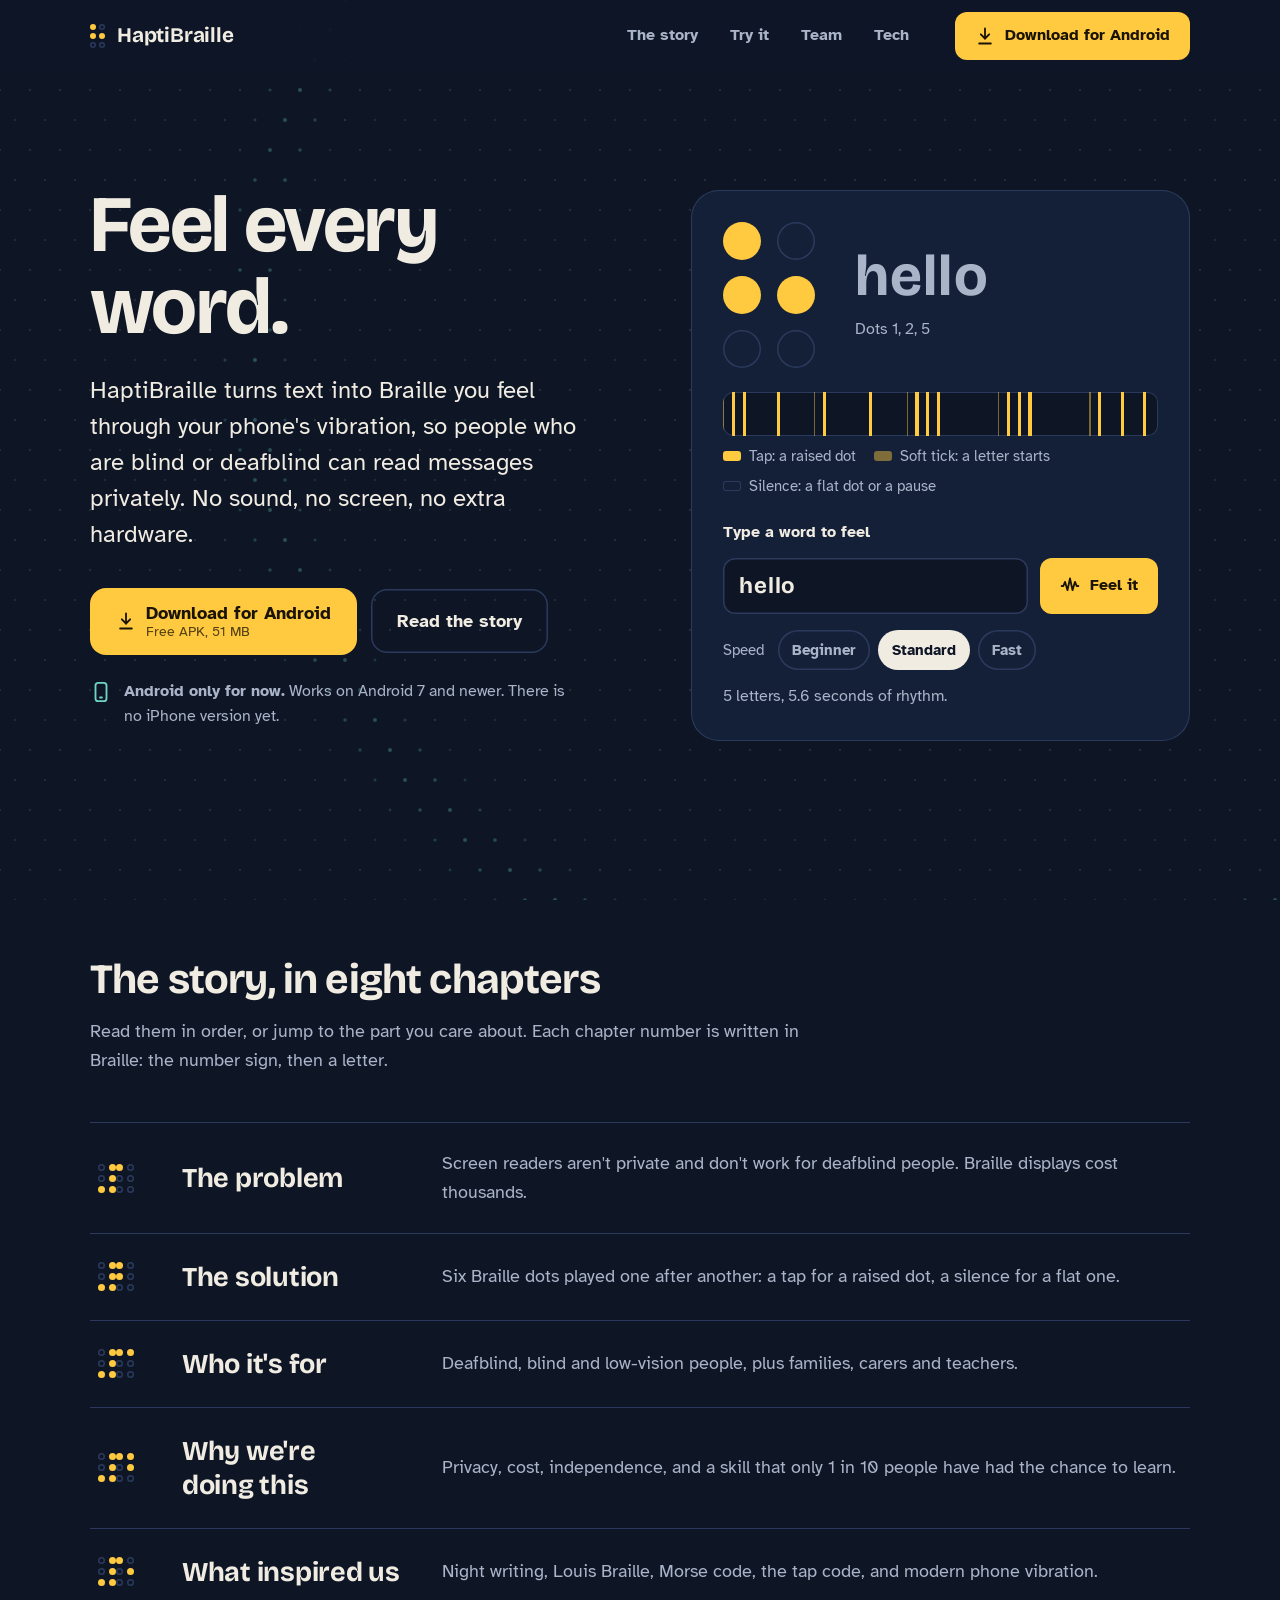
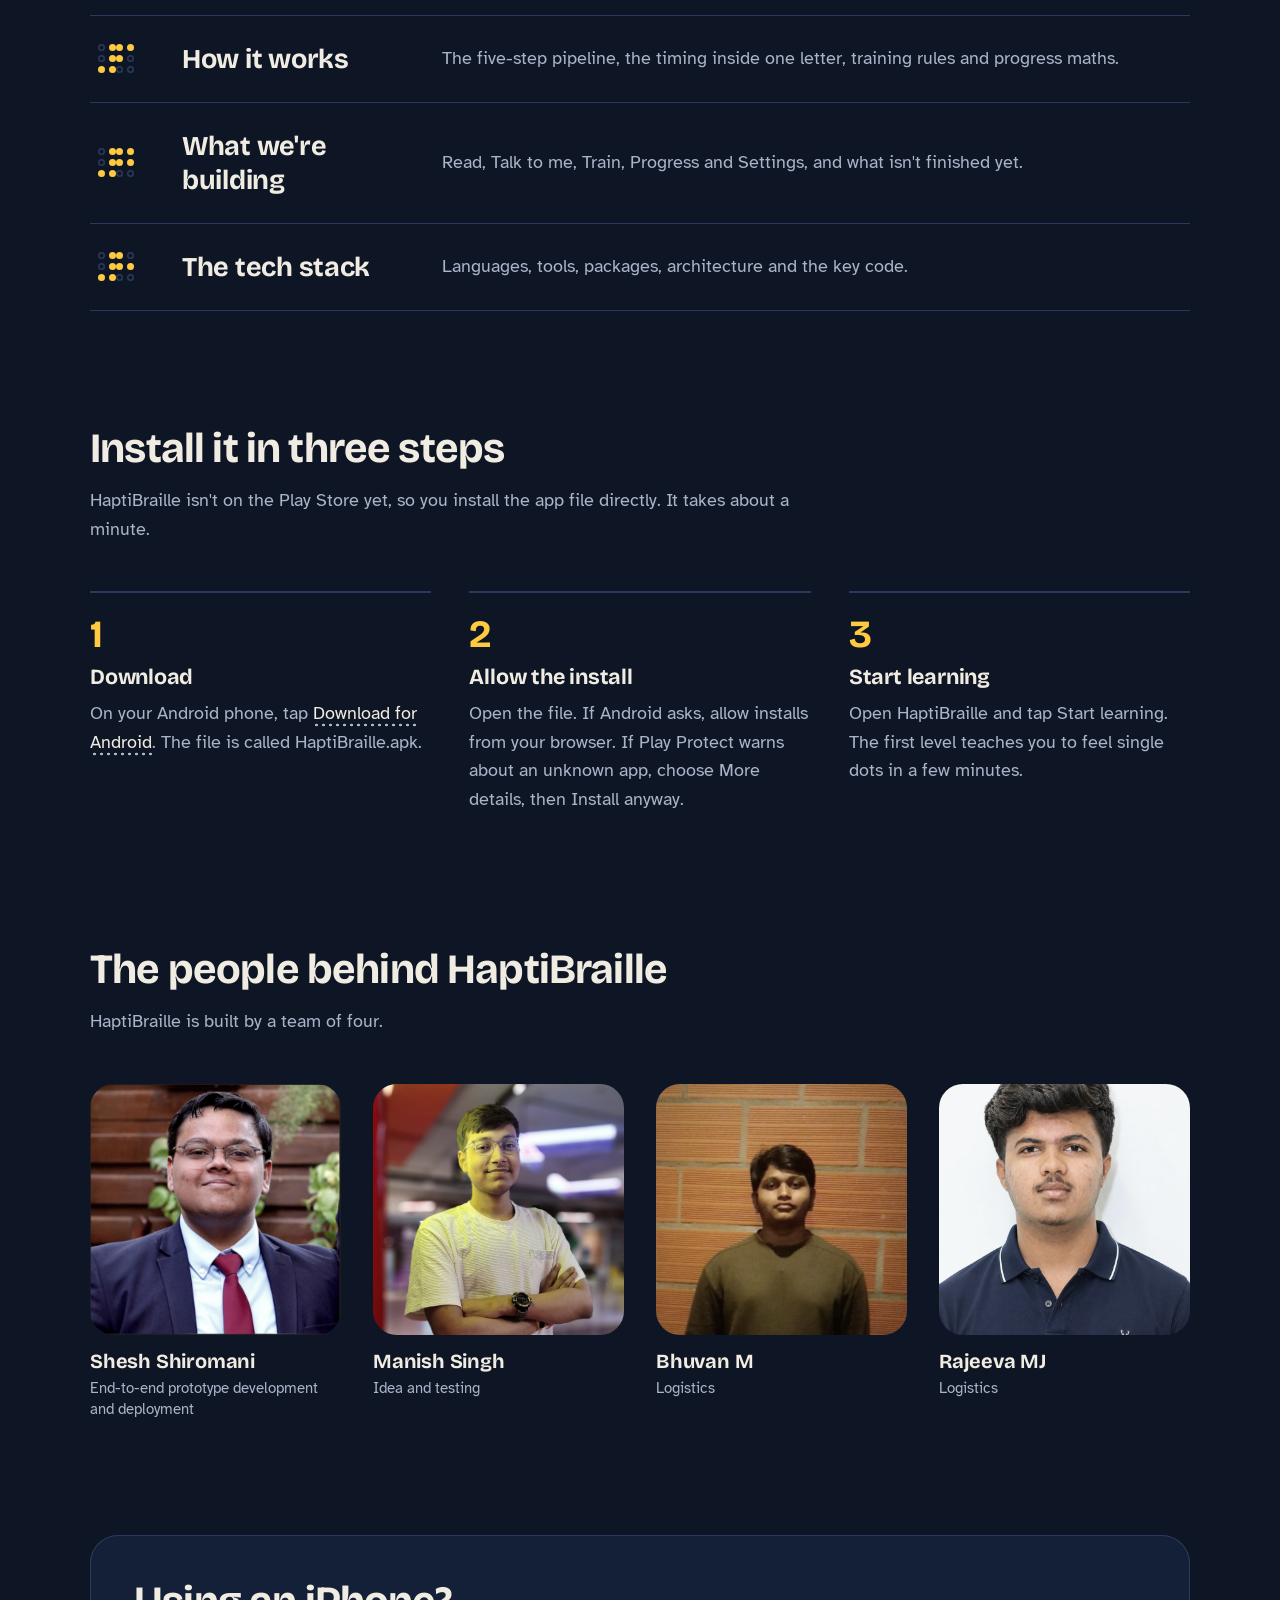
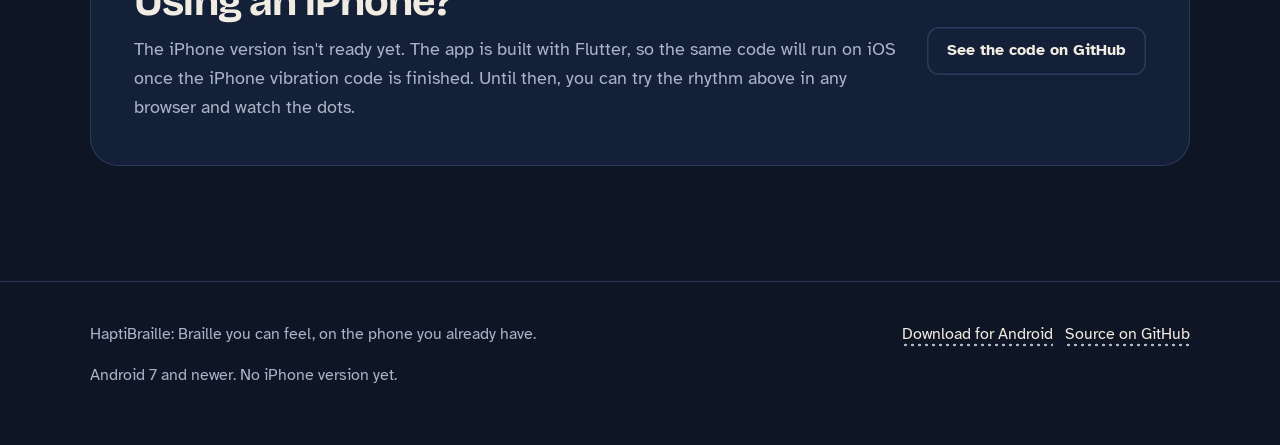
<file: index.html>
<!doctype html>
<html lang="en">
<head>
<meta charset="utf-8">
<meta name="viewport" content="width=device-width, initial-scale=1">
<title>HaptiBraille: feel every word</title>
<meta name="description" content="HaptiBraille turns text into Braille you feel through your phone's vibration. Free for Android.">
<meta name="theme-color" content="#0e1626">
<meta property="og:title" content="HaptiBraille: feel every word">
<meta property="og:description" content="HaptiBraille turns text into Braille you feel through your phone's vibration. Free for Android.">
<meta property="og:type" content="website">
<link rel="icon" href="assets/img/favicon.svg" type="image/svg+xml">
<link rel="preconnect" href="https://fonts.googleapis.com">
<link rel="preconnect" href="https://fonts.gstatic.com" crossorigin>
<link rel="stylesheet" href="https://fonts.googleapis.com/css2?family=Atkinson+Hyperlegible:ital,wght@0,400;0,700;1,400&family=Bricolage+Grotesque:opsz,wght@12..96,600..800&display=swap">
<link rel="stylesheet" href="assets/css/site.css">
</head>
<body data-page="index">
<a class="skip" href="#main">Skip to content</a>
<canvas id="field" aria-hidden="true"></canvas>
<header class="site-header">
  <div class="wrap">
    <a class="logo" href="index.html" aria-label="HaptiBraille home"><span data-cell="125"></span>HaptiBraille</a>
    <nav class="site-nav" aria-label="Main">
      <a href="index.html#story">The story</a>
      <a href="index.html#try">Try it</a>
      <a href="index.html#team">Team</a>
      <a href="tech.html">Tech</a>
    </nav>
    <a class="btn btn-amber" href="https://github.com/rbksh/HaptiBraille/raw/main/main-v1/release/HaptiBraille.apk" download="HaptiBraille.apk"><svg viewBox="0 0 24 24" fill="none" stroke="currentColor" stroke-width="2.2" stroke-linecap="round" stroke-linejoin="round" aria-hidden="true"><path d="M12 3v12"/><path d="m7 10 5 5 5-5"/><path d="M5 21h14"/></svg><span>Download<span class="hide-sm"> for Android</span></span></a>
  </div>
</header>
<main id="main">
<section class="hero" aria-labelledby="hero-title">
  <div class="wrap">
    <div>
      <h1 id="hero-title" data-load>Feel every word.</h1>
      <p class="lead" data-load style="--d:.08s">HaptiBraille turns text into Braille you feel through your phone's vibration, so people who are blind or deafblind can read messages privately. No sound, no screen, no extra hardware.</p>
      <div class="hero-actions" data-load style="--d:.16s">
        <a class="btn btn-amber btn-large" href="https://github.com/rbksh/HaptiBraille/raw/main/main-v1/release/HaptiBraille.apk" download="HaptiBraille.apk">
          <svg viewBox="0 0 24 24" fill="none" stroke="currentColor" stroke-width="2.2" stroke-linecap="round" stroke-linejoin="round" aria-hidden="true"><path d="M12 3v12"/><path d="m7 10 5 5 5-5"/><path d="M5 21h14"/></svg>
          <span>Download for Android<span class="btn-sub">Free APK, 51 MB</span></span>
        </a>
        <a class="btn btn-quiet btn-large" href="problem.html">Read the story</a>
      </div>
      <p class="platform-note" data-load style="--d:.24s">
        <svg viewBox="0 0 24 24" fill="none" stroke="currentColor" stroke-width="2" stroke-linecap="round" stroke-linejoin="round" aria-hidden="true"><rect x="6" y="2" width="12" height="20" rx="3"/><path d="M11 18h2"/></svg>
        <span><strong>Android only for now.</strong> Works on Android 7 and newer. There is no iPhone version yet.</span>
      </p>
    </div>

    <div class="instrument" id="try" data-instrument data-load style="--d:.12s" aria-labelledby="try-title">
      <h2 id="try-title" class="visually-hidden">Try it: feel a word as Braille</h2>
      <div class="instrument-stage">
        <span class="cell" aria-hidden="true"></span>
        <div>
          <div class="instrument-readout" aria-hidden="true"></div>
          <div class="instrument-dots" aria-hidden="true"></div>
        </div>
      </div>
      <div class="strip" role="img" aria-label="Timeline">
        <span class="strip-head"></span>
      </div>
      <ul class="strip-legend" aria-hidden="true">
        <li><i></i>Tap: a raised dot</li>
        <li><i class="k"></i>Soft tick: a letter starts</li>
        <li><i class="s"></i>Silence: a flat dot or a pause</li>
      </ul>
      <div class="instrument-controls">
        <label for="try-word">Type a word to feel</label>
        <input id="try-word" type="text" value="hello" maxlength="24" autocomplete="off" autocapitalize="none" spellcheck="false">
        <button class="btn btn-amber" type="button" data-play-button><svg viewBox="0 0 24 24" fill="none" stroke="currentColor" stroke-width="2.2" stroke-linecap="round" stroke-linejoin="round" aria-hidden="true"><path d="M2 12h2l2-5 3 10 3-14 3 14 3-10 2 5h2"/></svg><span>Feel it</span></button>
        <fieldset class="speed">
          <legend>Speed</legend>
          <label><input type="radio" name="speed" value="beginner"><span>Beginner</span></label>
          <label><input type="radio" name="speed" value="standard" checked><span>Standard</span></label>
          <label><input type="radio" name="speed" value="fast"><span>Fast</span></label>
        </fieldset>
      </div>
      <p class="instrument-status" aria-live="polite"></p>
    </div>
  </div>
</section>

<section class="section" id="story" aria-labelledby="story-title">
  <div class="wrap">
    <div class="section-head" data-reveal>
      <h2 id="story-title">The story, in eight chapters</h2>
      <p class="muted">Read them in order, or jump to the part you care about. Each chapter number is written in Braille: the number sign, then a letter.</p>
    </div>
    <ol class="chapters">
      <li data-reveal style="--d:0.00s"><a href="problem.html"><span class="cell-pair" aria-hidden="true"><span data-cell="3456"></span><span data-cell="1"></span></span><h3>The problem</h3><p>Screen readers aren't private and don't work for deafblind people. Braille displays cost thousands.</p></a></li>
      <li data-reveal style="--d:0.04s"><a href="solution.html"><span class="cell-pair" aria-hidden="true"><span data-cell="3456"></span><span data-cell="12"></span></span><h3>The solution</h3><p>Six Braille dots played one after another: a tap for a raised dot, a silence for a flat one.</p></a></li>
      <li data-reveal style="--d:0.08s"><a href="audience.html"><span class="cell-pair" aria-hidden="true"><span data-cell="3456"></span><span data-cell="14"></span></span><h3>Who it's for</h3><p>Deafblind, blind and low-vision people, plus families, carers and teachers.</p></a></li>
      <li data-reveal style="--d:0.12s"><a href="why.html"><span class="cell-pair" aria-hidden="true"><span data-cell="3456"></span><span data-cell="145"></span></span><h3>Why we're doing this</h3><p>Privacy, cost, independence, and a skill that only 1 in 10 people have had the chance to learn.</p></a></li>
      <li data-reveal style="--d:0.16s"><a href="inspiration.html"><span class="cell-pair" aria-hidden="true"><span data-cell="3456"></span><span data-cell="15"></span></span><h3>What inspired us</h3><p>Night writing, Louis Braille, Morse code, the tap code, and modern phone vibration.</p></a></li>
      <li data-reveal style="--d:0.20s"><a href="how.html"><span class="cell-pair" aria-hidden="true"><span data-cell="3456"></span><span data-cell="124"></span></span><h3>How it works</h3><p>The five-step pipeline, the timing inside one letter, training rules and progress maths.</p></a></li>
      <li data-reveal style="--d:0.24s"><a href="what.html"><span class="cell-pair" aria-hidden="true"><span data-cell="3456"></span><span data-cell="1245"></span></span><h3>What we're building</h3><p>Read, Talk to me, Train, Progress and Settings, and what isn't finished yet.</p></a></li>
      <li data-reveal style="--d:0.28s"><a href="tech.html"><span class="cell-pair" aria-hidden="true"><span data-cell="3456"></span><span data-cell="125"></span></span><h3>The tech stack</h3><p>Languages, tools, packages, architecture and the key code.</p></a></li>
    </ol>
  </div>
</section>

<section class="section" aria-labelledby="install-title">
  <div class="wrap">
    <div class="section-head" data-reveal>
      <h2 id="install-title">Install it in three steps</h2>
      <p class="muted">HaptiBraille isn't on the Play Store yet, so you install the app file directly. It takes about a minute.</p>
    </div>
    <ol class="steps">
      <li data-reveal>
        <h3>Download</h3>
        <p>On your Android phone, tap <a class="link" href="https://github.com/rbksh/HaptiBraille/raw/main/main-v1/release/HaptiBraille.apk" download="HaptiBraille.apk">Download for Android</a>. The file is called HaptiBraille.apk.</p>
      </li>
      <li data-reveal style="--d:.08s">
        <h3>Allow the install</h3>
        <p>Open the file. If Android asks, allow installs from your browser. If Play Protect warns about an unknown app, choose More details, then Install anyway.</p>
      </li>
      <li data-reveal style="--d:.16s">
        <h3>Start learning</h3>
        <p>Open HaptiBraille and tap Start learning. The first level teaches you to feel single dots in a few minutes.</p>
      </li>
    </ol>
  </div>
</section>

<section class="section" id="team" aria-labelledby="team-title">
  <div class="wrap">
    <div class="section-head" data-reveal>
      <h2 id="team-title">The people behind HaptiBraille</h2>
      <p class="muted">HaptiBraille is built by a team of four.</p>
    </div>
    <ul class="team">
      <li data-reveal><img src="assets/img/shesh_shiromani.jpg" alt="Shesh Shiromani" loading="lazy" width="320" height="320"><h3>Shesh Shiromani</h3><p class="role">End-to-end prototype development and deployment</p></li>
      <li data-reveal style="--d:.06s"><img src="assets/img/manish_singh.jpeg" alt="Manish Singh" loading="lazy" width="320" height="320"><h3>Manish Singh</h3><p class="role">Idea and testing</p></li>
      <li data-reveal style="--d:.12s"><img src="assets/img/bhuvan_m.jpg" alt="Bhuvan M" loading="lazy" width="320" height="320"><h3>Bhuvan M</h3><p class="role">Logistics</p></li>
      <li data-reveal style="--d:.18s"><img src="assets/img/rajeeva_mj.jpg" alt="Rajeeva MJ" loading="lazy" width="320" height="320"><h3>Rajeeva MJ</h3><p class="role">Logistics</p></li>
    </ul>
  </div>
</section>

<section class="section" aria-labelledby="ios-title">
  <div class="wrap">
    <div class="callout" data-reveal>
      <div>
        <h2 id="ios-title">Using an iPhone?</h2>
        <p>The iPhone version isn't ready yet. The app is built with Flutter, so the same code will run on iOS once the iPhone vibration code is finished. Until then, you can try the rhythm above in any browser and watch the dots.</p>
      </div>
      <a class="btn btn-quiet" href="https://github.com/rbksh/HaptiBraille">See the code on GitHub</a>
    </div>
  </div>
</section>
</main>
<footer class="site-footer">
  <div class="wrap">
    <p>HaptiBraille: Braille you can feel, on the phone you already have.</p>
    <p><a class="link" href="https://github.com/rbksh/HaptiBraille/raw/main/main-v1/release/HaptiBraille.apk" download="HaptiBraille.apk">Download for Android</a> &nbsp; <a class="link" href="https://github.com/rbksh/HaptiBraille">Source on GitHub</a></p>
    <p class="muted">Android 7 and newer. No iPhone version yet.</p>
  </div>
</footer>
<script src="assets/js/site.js" defer></script>
</body>
</html>
</file>
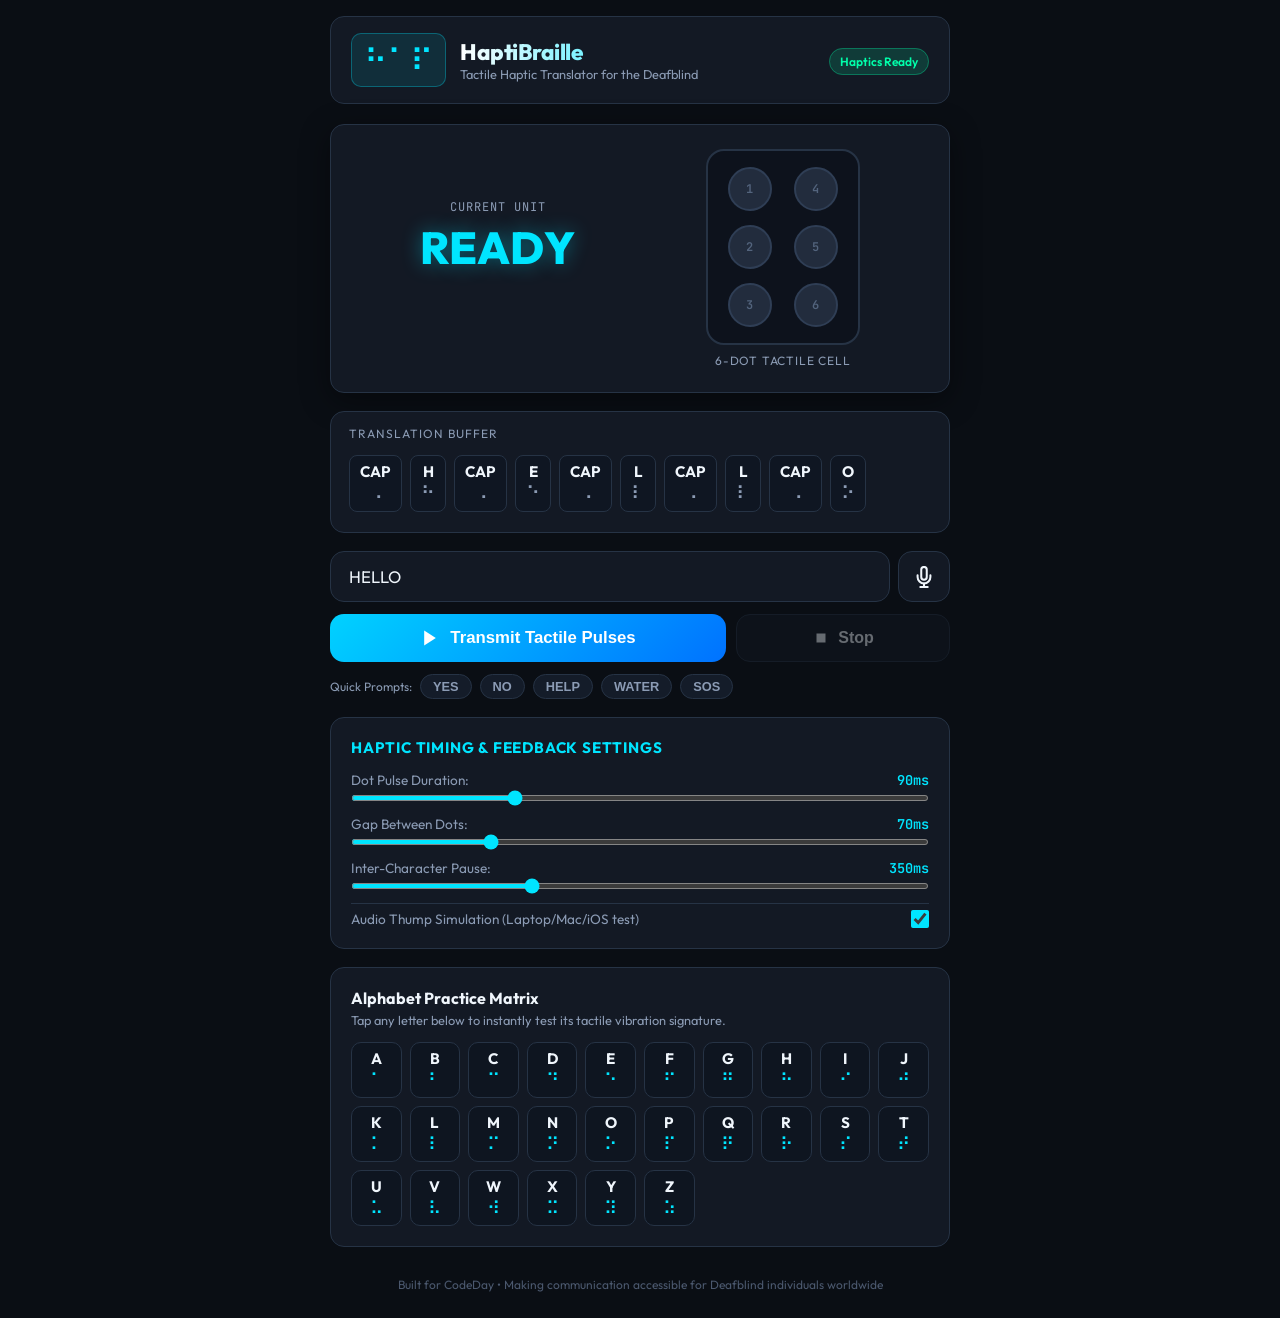
<file: test-v1/index.html>
<!DOCTYPE html>
<html lang="en">
<head>
  <meta charset="UTF-8">
  <meta name="viewport" content="width=device-width, initial-scale=1.0, maximum-scale=1.0, user-scalable=no">
  <title>HaptiBraille - Tactile Translator for Deafblind</title>
  <meta name="theme-color" content="#0d1117">
  <link rel="manifest" href="manifest.json">
  <link rel="stylesheet" href="style.css">
  <link rel="preconnect" href="https://fonts.googleapis.com">
  <link href="https://fonts.googleapis.com/css2?family=JetBrains+Mono:wght@400;600;800&family=Outfit:wght@400;600;700;800&display=swap" rel="stylesheet">
</head>
<body>
  <div class="app-container">
    
    <!-- Top Header -->
    <header class="app-header">
      <div class="brand">
        <span class="logo-icon">⠓⠁⠏</span>
        <div>
          <h1>HaptiBraille</h1>
          <p class="tagline">Tactile Haptic Translator for the Deafblind</p>
        </div>
      </div>
      <div class="header-badges">
        <span id="haptic-status" class="badge badge-active">Haptics Ready</span>
      </div>
    </header>

    <!-- Main Live Visualization Screen -->
    <main class="tactile-stage">
      
      <!-- Current Character & Braille Symbol Preview -->
      <div class="char-display-card">
        <div class="char-info">
          <span class="char-label">CURRENT UNIT</span>
          <h2 id="active-char" class="active-char-text">READY</h2>
          <span id="active-unicode" class="active-unicode-symbol">⠀</span>
        </div>

        <!-- 6-Dot Physical Braille Cell Visualizer -->
        <div class="braille-cell-wrapper">
          <div class="braille-cell" id="braille-cell">
            <div class="dot-column col-1">
              <div class="dot" data-dot="1"><span class="dot-number">1</span></div>
              <div class="dot" data-dot="2"><span class="dot-number">2</span></div>
              <div class="dot" data-dot="3"><span class="dot-number">3</span></div>
            </div>
            <div class="dot-column col-2">
              <div class="dot" data-dot="4"><span class="dot-number">4</span></div>
              <div class="dot" data-dot="5"><span class="dot-number">5</span></div>
              <div class="dot" data-dot="6"><span class="dot-number">6</span></div>
            </div>
          </div>
          <div class="cell-subcaption">6-Dot Tactile Cell</div>
        </div>
      </div>

      <!-- Live Stream Timeline of Words -->
      <div class="stream-container">
        <span class="stream-title">Translation Buffer</span>
        <div id="cells-stream" class="cells-stream">
          <span class="stream-empty-hint">Type or speak below to start transmission...</span>
        </div>
      </div>

      <!-- Controls & Input Area -->
      <div class="input-section">
        <div class="input-group">
          <input 
            type="text" 
            id="text-input" 
            placeholder="Type message or press Mic to speak..." 
            autocomplete="off"
            value="HELLO"
          />
          <button id="mic-btn" class="icon-button" title="Speech to Text">
            <svg width="22" height="22" viewBox="0 0 24 24" fill="none" stroke="currentColor" stroke-width="2.2" stroke-linecap="round" stroke-linejoin="round">
              <path d="M12 1a3 3 0 0 0-3 3v8a3 3 0 0 0 6 0V4a3 3 0 0 0-3-3z"></path>
              <path d="M19 10v2a7 7 0 0 1-14 0v-2"></path>
              <line x1="12" y1="19" x2="12" y2="23"></line>
              <line x1="8" y1="23" x2="16" y2="23"></line>
            </svg>
          </button>
        </div>

        <div class="action-buttons">
          <button id="play-btn" class="primary-btn">
            <svg width="20" height="20" viewBox="0 0 24 24" fill="currentColor">
              <polygon points="5 3 19 12 5 21 5 3"></polygon>
            </svg>
            <span id="play-btn-text">Transmit Tactile Pulses</span>
          </button>
          
          <button id="stop-btn" class="secondary-btn" disabled>
            <svg width="18" height="18" viewBox="0 0 24 24" fill="currentColor">
              <rect x="6" y="6" width="12" height="12"></rect>
            </svg>
            Stop
          </button>
        </div>

        <!-- Quick Demo Presets for Hackathon Judges -->
        <div class="presets-row">
          <span class="preset-label">Quick Prompts:</span>
          <button class="preset-chip" data-text="YES">YES</button>
          <button class="preset-chip" data-text="NO">NO</button>
          <button class="preset-chip" data-text="HELP">HELP</button>
          <button class="preset-chip" data-text="WATER">WATER</button>
          <button class="preset-chip" data-text="SOS">SOS</button>
        </div>
      </div>

      <!-- Settings & Tuning Drawer -->
      <div class="settings-card">
        <h3>Haptic Timing & Feedback Settings</h3>
        
        <div class="setting-item">
          <div class="setting-label-row">
            <span>Dot Pulse Duration:</span>
            <span id="dot-duration-val" class="setting-num">90ms</span>
          </div>
          <input type="range" id="dot-duration-slider" min="40" max="220" step="10" value="90">
        </div>

        <div class="setting-item">
          <div class="setting-label-row">
            <span>Gap Between Dots:</span>
            <span id="gap-duration-val" class="setting-num">70ms</span>
          </div>
          <input type="range" id="gap-duration-slider" min="30" max="200" step="10" value="70">
        </div>

        <div class="setting-item">
          <div class="setting-label-row">
            <span>Inter-Character Pause:</span>
            <span id="char-pause-val" class="setting-num">350ms</span>
          </div>
          <input type="range" id="char-pause-slider" min="150" max="800" step="25" value="350">
        </div>

        <div class="setting-item-toggle">
          <label for="audio-feedback-toggle">
            <span>Audio Thump Simulation (Laptop/Mac/iOS test)</span>
          </label>
          <input type="checkbox" id="audio-feedback-toggle" checked>
        </div>
      </div>

      <!-- Interactive Learn Mode: Braille Alphabet Touch Matrix -->
      <section class="learn-section">
        <h3>Alphabet Practice Matrix</h3>
        <p class="section-hint">Tap any letter below to instantly test its tactile vibration signature.</p>
        <div id="alphabet-grid" class="alphabet-grid"></div>
      </section>

    </main>

    <footer class="app-footer">
      <p>Built for CodeDay • Making communication accessible for Deafblind individuals worldwide</p>
    </footer>
  </div>

  <script type="module" src="app.js"></script>
</body>
</html>
</file>
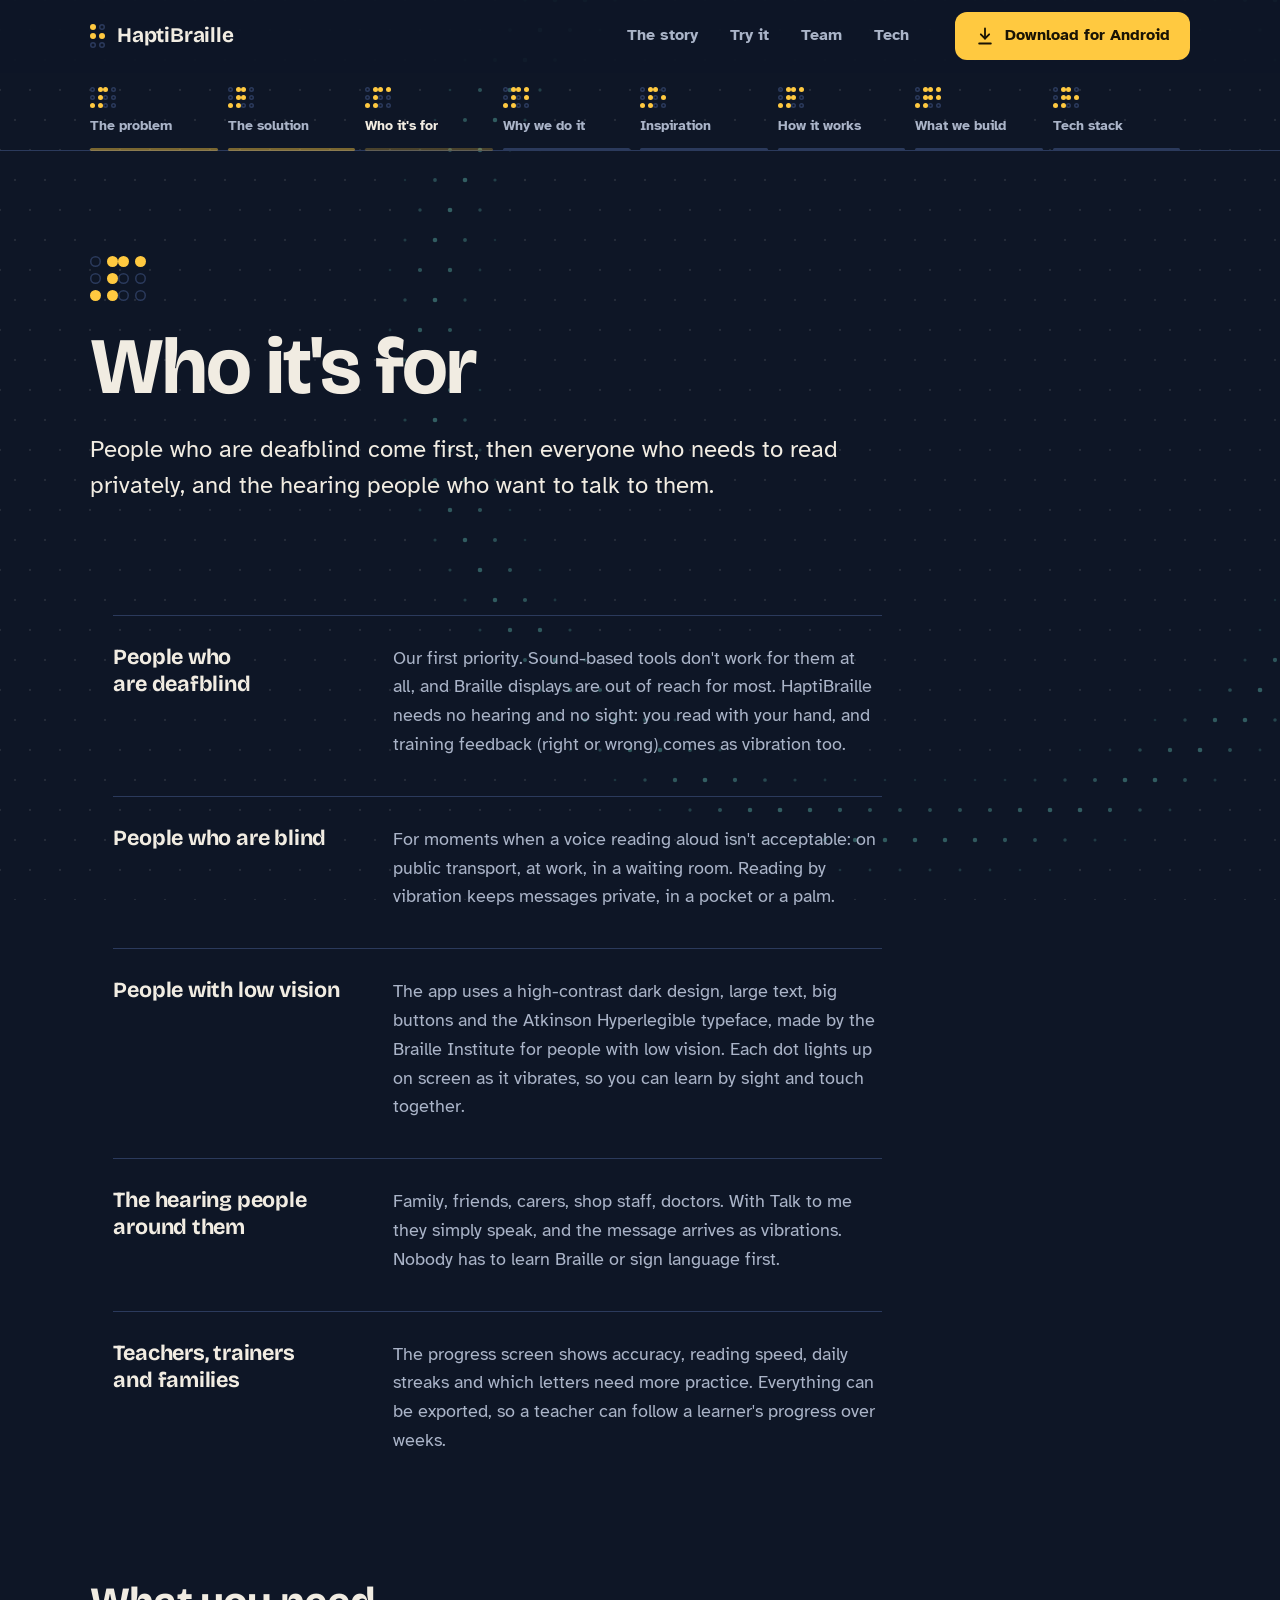
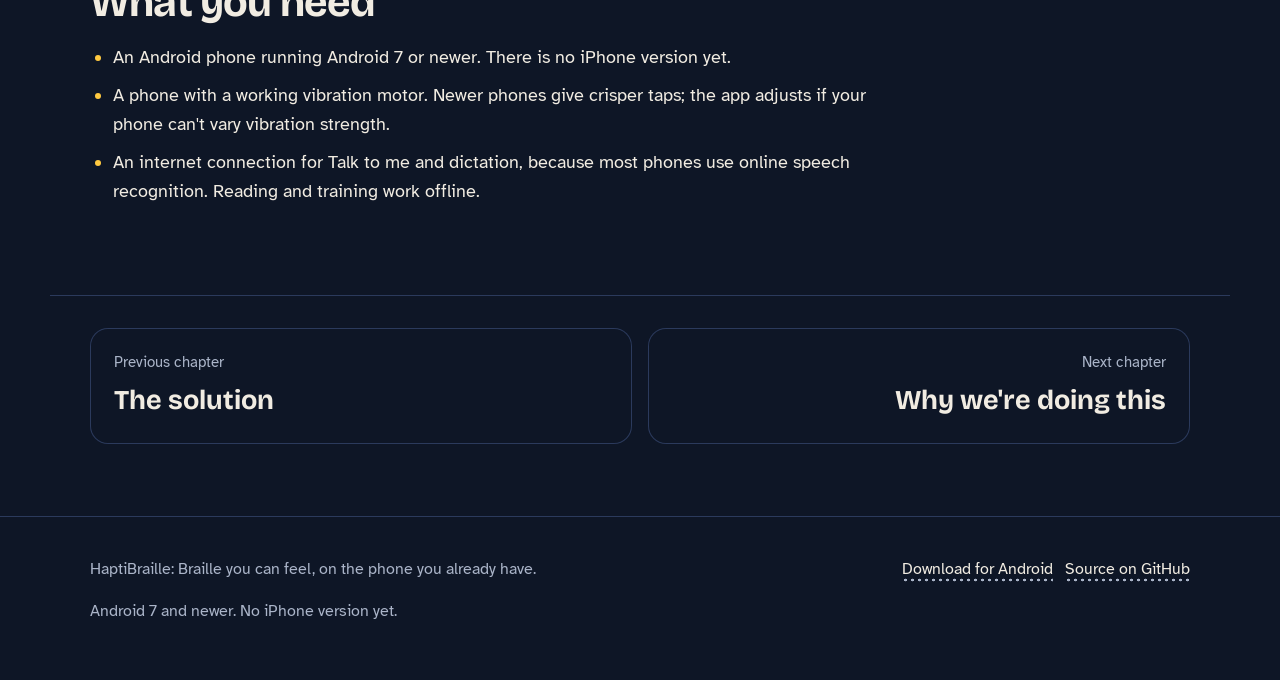
<file: audience.html>
<!doctype html>
<html lang="en">
<head>
<meta charset="utf-8">
<meta name="viewport" content="width=device-width, initial-scale=1">
<title>Who it's for | HaptiBraille</title>
<meta name="description" content="People who are deafblind come first, then everyone who needs to read privately, and the hearing people who want to talk to them.">
<meta name="theme-color" content="#0e1626">
<meta property="og:title" content="Who it's for | HaptiBraille">
<meta property="og:description" content="People who are deafblind come first, then everyone who needs to read privately, and the hearing people who want to talk to them.">
<meta property="og:type" content="website">
<link rel="icon" href="assets/img/favicon.svg" type="image/svg+xml">
<link rel="preconnect" href="https://fonts.googleapis.com">
<link rel="preconnect" href="https://fonts.gstatic.com" crossorigin>
<link rel="stylesheet" href="https://fonts.googleapis.com/css2?family=Atkinson+Hyperlegible:ital,wght@0,400;0,700;1,400&family=Bricolage+Grotesque:opsz,wght@12..96,600..800&display=swap">
<link rel="stylesheet" href="assets/css/site.css">
</head>
<body data-page="audience">
<a class="skip" href="#main">Skip to content</a>
<canvas id="field" aria-hidden="true"></canvas>
<header class="site-header">
  <div class="wrap">
    <a class="logo" href="index.html" aria-label="HaptiBraille home"><span data-cell="125"></span>HaptiBraille</a>
    <nav class="site-nav" aria-label="Main">
      <a href="index.html#story">The story</a>
      <a href="index.html#try">Try it</a>
      <a href="index.html#team">Team</a>
      <a href="tech.html">Tech</a>
    </nav>
    <a class="btn btn-amber" href="https://github.com/rbksh/HaptiBraille/raw/main/main-v1/release/HaptiBraille.apk" download="HaptiBraille.apk"><svg viewBox="0 0 24 24" fill="none" stroke="currentColor" stroke-width="2.2" stroke-linecap="round" stroke-linejoin="round" aria-hidden="true"><path d="M12 3v12"/><path d="m7 10 5 5 5-5"/><path d="M5 21h14"/></svg><span>Download<span class="hide-sm"> for Android</span></span></a>
  </div>
</header>
<nav class="rail" aria-label="Chapters">
  <div class="wrap">
    <ol>
      <li><a href="problem.html" class="is-past"><span class="cell-pair" aria-hidden="true"><span data-cell="3456"></span><span data-cell="1"></span></span>The problem</a></li>
      <li><a href="solution.html" class="is-past"><span class="cell-pair" aria-hidden="true"><span data-cell="3456"></span><span data-cell="12"></span></span>The solution</a></li>
      <li><a href="audience.html" aria-current="page"><span class="cell-pair" aria-hidden="true"><span data-cell="3456"></span><span data-cell="14"></span></span>Who it's for</a></li>
      <li><a href="why.html"><span class="cell-pair" aria-hidden="true"><span data-cell="3456"></span><span data-cell="145"></span></span>Why we do it</a></li>
      <li><a href="inspiration.html"><span class="cell-pair" aria-hidden="true"><span data-cell="3456"></span><span data-cell="15"></span></span>Inspiration</a></li>
      <li><a href="how.html"><span class="cell-pair" aria-hidden="true"><span data-cell="3456"></span><span data-cell="124"></span></span>How it works</a></li>
      <li><a href="what.html"><span class="cell-pair" aria-hidden="true"><span data-cell="3456"></span><span data-cell="1245"></span></span>What we build</a></li>
      <li><a href="tech.html"><span class="cell-pair" aria-hidden="true"><span data-cell="3456"></span><span data-cell="125"></span></span>Tech stack</a></li>
    </ol>
    <p class="rail-mobile">Chapter <strong>3</strong> of 8: <strong>Who it's for</strong></p>
  </div>
</nav>
<main id="main">
<header class="page-head wrap">
  <span class="cell-pair" aria-hidden="true"><span data-cell="3456" data-play></span><span data-cell="14" data-play></span></span>
  <h1 data-load style="--d:.05s">Who it's for</h1>
  <p class="lead" data-load style="--d:.15s">People who are deafblind come first, then everyone who needs to read privately, and the hearing people who want to talk to them.</p>
</header>
<article class="prose wrap">
<ul class="people">
  <li data-reveal>
    <h3>People who are deafblind</h3>
    <p>Our first priority. Sound-based tools don't work for them at all, and Braille displays are out of reach for most. HaptiBraille needs no hearing and no sight: you read with your hand, and training feedback (right or wrong) comes as vibration too.</p>
  </li>
  <li data-reveal>
    <h3>People who are blind</h3>
    <p>For moments when a voice reading aloud isn't acceptable: on public transport, at work, in a waiting room. Reading by vibration keeps messages private, in a pocket or a palm.</p>
  </li>
  <li data-reveal>
    <h3>People with low vision</h3>
    <p>The app uses a high-contrast dark design, large text, big buttons and the Atkinson Hyperlegible typeface, made by the Braille Institute for people with low vision. Each dot lights up on screen as it vibrates, so you can learn by sight and touch together.</p>
  </li>
  <li data-reveal>
    <h3>The hearing people around them</h3>
    <p>Family, friends, carers, shop staff, doctors. With Talk to me they simply speak, and the message arrives as vibrations. Nobody has to learn Braille or sign language first.</p>
  </li>
  <li data-reveal>
    <h3>Teachers, trainers and families</h3>
    <p>The progress screen shows accuracy, reading speed, daily streaks and which letters need more practice. Everything can be exported, so a teacher can follow a learner's progress over weeks.</p>
  </li>
</ul>

<h2 data-reveal>What you need</h2>
<ul data-reveal>
  <li>An Android phone running Android 7 or newer. There is no iPhone version yet.</li>
  <li>A phone with a working vibration motor. Newer phones give crisper taps; the app adjusts if your phone can't vary vibration strength.</li>
  <li>An internet connection for Talk to me and dictation, because most phones use online speech recognition. Reading and training work offline.</li>
</ul>
</article>
<nav class="pager wrap" aria-label="Chapter navigation"><a class="prev" href="solution.html"><small>Previous chapter</small><strong>The solution</strong></a><a class="next" href="why.html"><small>Next chapter</small><strong>Why we're doing this</strong></a></nav>
</main>
<footer class="site-footer">
  <div class="wrap">
    <p>HaptiBraille: Braille you can feel, on the phone you already have.</p>
    <p><a class="link" href="https://github.com/rbksh/HaptiBraille/raw/main/main-v1/release/HaptiBraille.apk" download="HaptiBraille.apk">Download for Android</a> &nbsp; <a class="link" href="https://github.com/rbksh/HaptiBraille">Source on GitHub</a></p>
    <p class="muted">Android 7 and newer. No iPhone version yet.</p>
  </div>
</footer>
<script src="assets/js/site.js" defer></script>
</body>
</html>
</file>
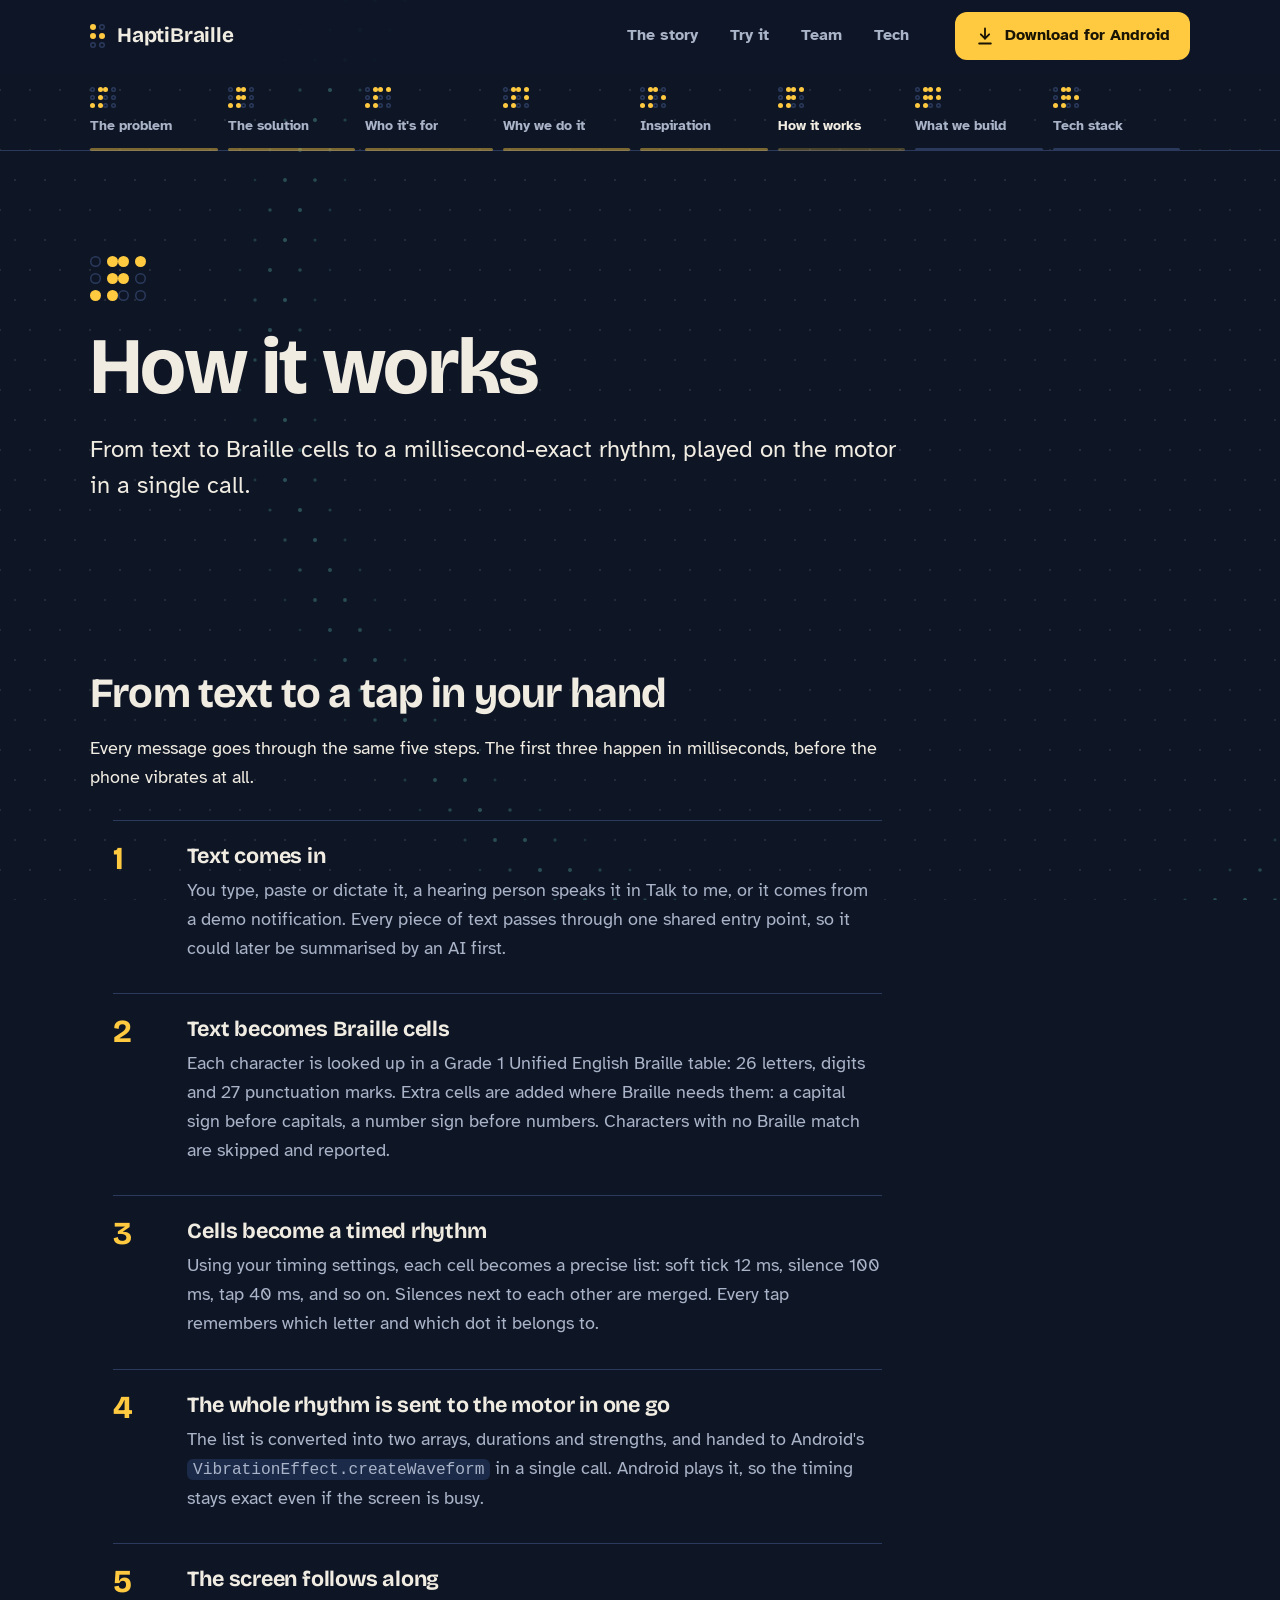
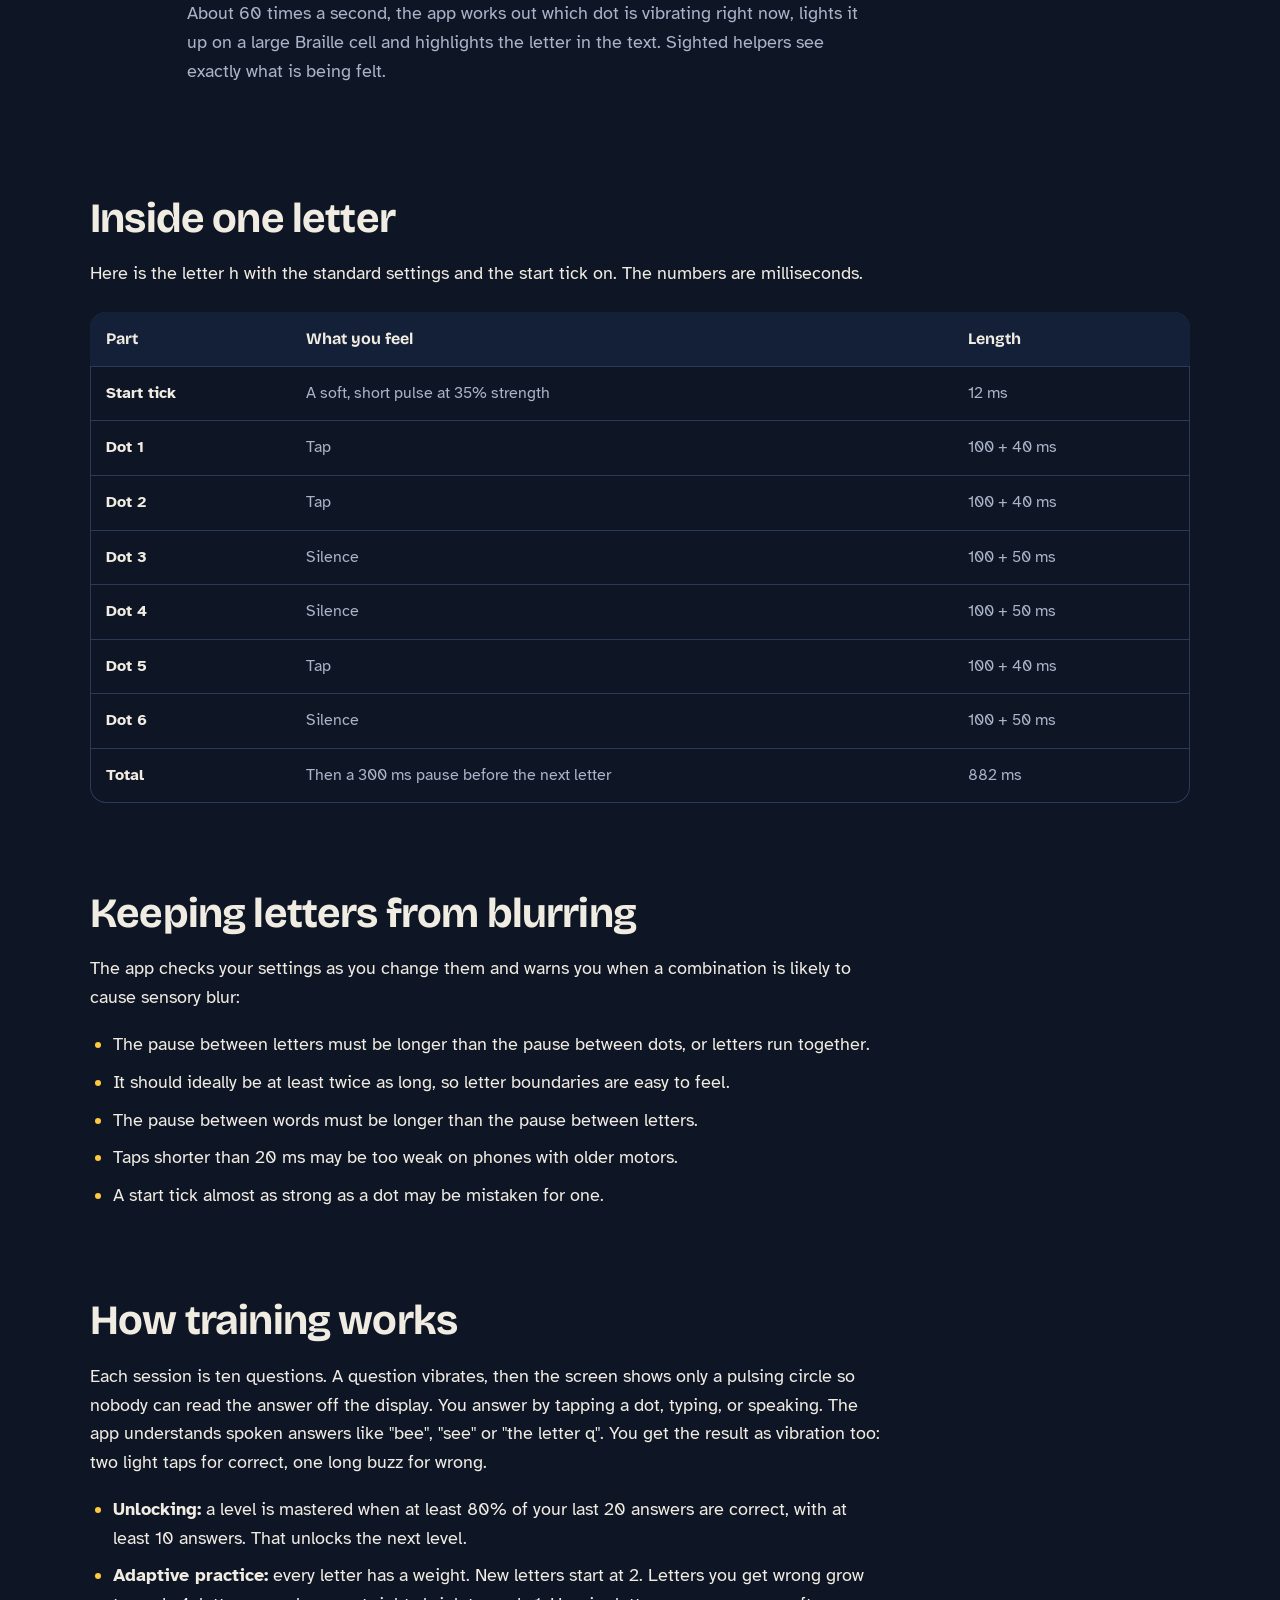
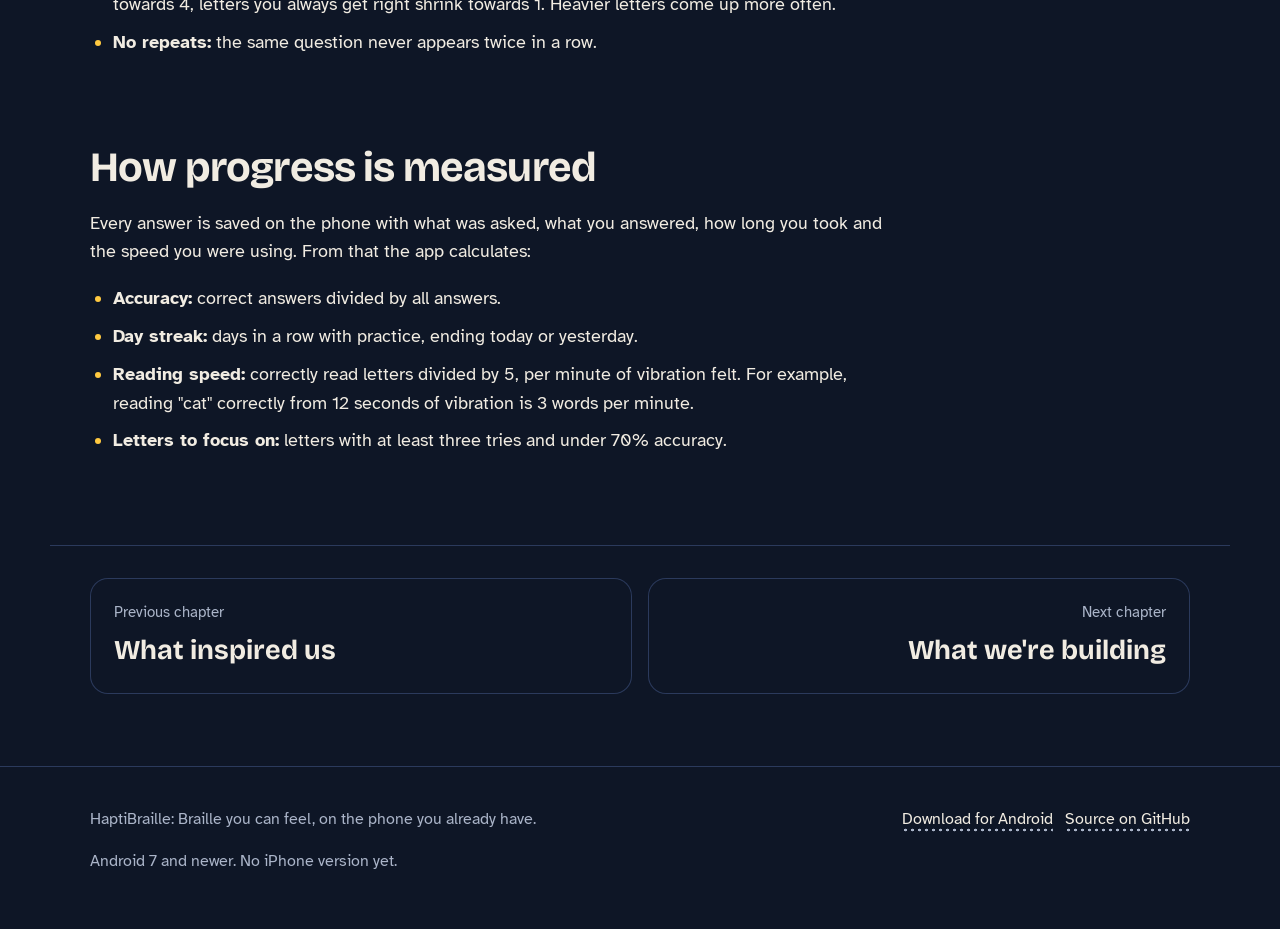
<file: how.html>
<!doctype html>
<html lang="en">
<head>
<meta charset="utf-8">
<meta name="viewport" content="width=device-width, initial-scale=1">
<title>How it works | HaptiBraille</title>
<meta name="description" content="From text to Braille cells to a millisecond-exact rhythm, played on the motor in a single call.">
<meta name="theme-color" content="#0e1626">
<meta property="og:title" content="How it works | HaptiBraille">
<meta property="og:description" content="From text to Braille cells to a millisecond-exact rhythm, played on the motor in a single call.">
<meta property="og:type" content="website">
<link rel="icon" href="assets/img/favicon.svg" type="image/svg+xml">
<link rel="preconnect" href="https://fonts.googleapis.com">
<link rel="preconnect" href="https://fonts.gstatic.com" crossorigin>
<link rel="stylesheet" href="https://fonts.googleapis.com/css2?family=Atkinson+Hyperlegible:ital,wght@0,400;0,700;1,400&family=Bricolage+Grotesque:opsz,wght@12..96,600..800&display=swap">
<link rel="stylesheet" href="assets/css/site.css">
</head>
<body data-page="how">
<a class="skip" href="#main">Skip to content</a>
<canvas id="field" aria-hidden="true"></canvas>
<header class="site-header">
  <div class="wrap">
    <a class="logo" href="index.html" aria-label="HaptiBraille home"><span data-cell="125"></span>HaptiBraille</a>
    <nav class="site-nav" aria-label="Main">
      <a href="index.html#story">The story</a>
      <a href="index.html#try">Try it</a>
      <a href="index.html#team">Team</a>
      <a href="tech.html">Tech</a>
    </nav>
    <a class="btn btn-amber" href="https://github.com/rbksh/HaptiBraille/raw/main/main-v1/release/HaptiBraille.apk" download="HaptiBraille.apk"><svg viewBox="0 0 24 24" fill="none" stroke="currentColor" stroke-width="2.2" stroke-linecap="round" stroke-linejoin="round" aria-hidden="true"><path d="M12 3v12"/><path d="m7 10 5 5 5-5"/><path d="M5 21h14"/></svg><span>Download<span class="hide-sm"> for Android</span></span></a>
  </div>
</header>
<nav class="rail" aria-label="Chapters">
  <div class="wrap">
    <ol>
      <li><a href="problem.html" class="is-past"><span class="cell-pair" aria-hidden="true"><span data-cell="3456"></span><span data-cell="1"></span></span>The problem</a></li>
      <li><a href="solution.html" class="is-past"><span class="cell-pair" aria-hidden="true"><span data-cell="3456"></span><span data-cell="12"></span></span>The solution</a></li>
      <li><a href="audience.html" class="is-past"><span class="cell-pair" aria-hidden="true"><span data-cell="3456"></span><span data-cell="14"></span></span>Who it's for</a></li>
      <li><a href="why.html" class="is-past"><span class="cell-pair" aria-hidden="true"><span data-cell="3456"></span><span data-cell="145"></span></span>Why we do it</a></li>
      <li><a href="inspiration.html" class="is-past"><span class="cell-pair" aria-hidden="true"><span data-cell="3456"></span><span data-cell="15"></span></span>Inspiration</a></li>
      <li><a href="how.html" aria-current="page"><span class="cell-pair" aria-hidden="true"><span data-cell="3456"></span><span data-cell="124"></span></span>How it works</a></li>
      <li><a href="what.html"><span class="cell-pair" aria-hidden="true"><span data-cell="3456"></span><span data-cell="1245"></span></span>What we build</a></li>
      <li><a href="tech.html"><span class="cell-pair" aria-hidden="true"><span data-cell="3456"></span><span data-cell="125"></span></span>Tech stack</a></li>
    </ol>
    <p class="rail-mobile">Chapter <strong>6</strong> of 8: <strong>How it works</strong></p>
  </div>
</nav>
<main id="main">
<header class="page-head wrap">
  <span class="cell-pair" aria-hidden="true"><span data-cell="3456" data-play></span><span data-cell="124" data-play></span></span>
  <h1 data-load style="--d:.05s">How it works</h1>
  <p class="lead" data-load style="--d:.15s">From text to Braille cells to a millisecond-exact rhythm, played on the motor in a single call.</p>
</header>
<article class="prose wrap">
<h2 data-reveal>From text to a tap in your hand</h2>
<p data-reveal>Every message goes through the same five steps. The first three happen in milliseconds, before the phone vibrates at all.</p>
<ol class="pipeline">
  <li data-reveal>
    <div>
      <h3>Text comes in</h3>
      <p>You type, paste or dictate it, a hearing person speaks it in Talk to me, or it comes from a demo notification. Every piece of text passes through one shared entry point, so it could later be summarised by an AI first.</p>
    </div>
  </li>
  <li data-reveal>
    <div>
      <h3>Text becomes Braille cells</h3>
      <p>Each character is looked up in a Grade 1 Unified English Braille table: 26 letters, digits and 27 punctuation marks. Extra cells are added where Braille needs them: a capital sign before capitals, a number sign before numbers. Characters with no Braille match are skipped and reported.</p>
    </div>
  </li>
  <li data-reveal>
    <div>
      <h3>Cells become a timed rhythm</h3>
      <p>Using your timing settings, each cell becomes a precise list: soft tick 12 ms, silence 100 ms, tap 40 ms, and so on. Silences next to each other are merged. Every tap remembers which letter and which dot it belongs to.</p>
    </div>
  </li>
  <li data-reveal>
    <div>
      <h3>The whole rhythm is sent to the motor in one go</h3>
      <p>The list is converted into two arrays, durations and strengths, and handed to Android's <code>VibrationEffect.createWaveform</code> in a single call. Android plays it, so the timing stays exact even if the screen is busy.</p>
    </div>
  </li>
  <li data-reveal>
    <div>
      <h3>The screen follows along</h3>
      <p>About 60 times a second, the app works out which dot is vibrating right now, lights it up on a large Braille cell and highlights the letter in the text. Sighted helpers see exactly what is being felt.</p>
    </div>
  </li>
</ol>

<h2 data-reveal>Inside one letter</h2>
<p data-reveal>Here is the letter h with the standard settings and the start tick on. The numbers are milliseconds.</p>
<div class="table-wrap" data-reveal>
  <table>
    <caption class="visually-hidden">Timeline of the letter h</caption>
    <thead><tr><th scope="col">Part</th><th scope="col">What you feel</th><th scope="col">Length</th></tr></thead>
    <tbody>
      <tr><td>Start tick</td><td>A soft, short pulse at 35% strength</td><td>12 ms</td></tr>
      <tr><td>Dot 1</td><td>Tap</td><td>100 + 40 ms</td></tr>
      <tr><td>Dot 2</td><td>Tap</td><td>100 + 40 ms</td></tr>
      <tr><td>Dot 3</td><td>Silence</td><td>100 + 50 ms</td></tr>
      <tr><td>Dot 4</td><td>Silence</td><td>100 + 50 ms</td></tr>
      <tr><td>Dot 5</td><td>Tap</td><td>100 + 40 ms</td></tr>
      <tr><td>Dot 6</td><td>Silence</td><td>100 + 50 ms</td></tr>
      <tr><td>Total</td><td>Then a 300 ms pause before the next letter</td><td>882 ms</td></tr>
    </tbody>
  </table>
</div>

<h2 data-reveal>Keeping letters from blurring</h2>
<p data-reveal>The app checks your settings as you change them and warns you when a combination is likely to cause sensory blur:</p>
<ul data-reveal>
  <li>The pause between letters must be longer than the pause between dots, or letters run together.</li>
  <li>It should ideally be at least twice as long, so letter boundaries are easy to feel.</li>
  <li>The pause between words must be longer than the pause between letters.</li>
  <li>Taps shorter than 20 ms may be too weak on phones with older motors.</li>
  <li>A start tick almost as strong as a dot may be mistaken for one.</li>
</ul>

<h2 data-reveal>How training works</h2>
<p data-reveal>Each session is ten questions. A question vibrates, then the screen shows only a pulsing circle so nobody can read the answer off the display. You answer by tapping a dot, typing, or speaking. The app understands spoken answers like "bee", "see" or "the letter q". You get the result as vibration too: two light taps for correct, one long buzz for wrong.</p>
<ul data-reveal>
  <li><strong>Unlocking:</strong> a level is mastered when at least 80% of your last 20 answers are correct, with at least 10 answers. That unlocks the next level.</li>
  <li><strong>Adaptive practice:</strong> every letter has a weight. New letters start at 2. Letters you get wrong grow towards 4, letters you always get right shrink towards 1. Heavier letters come up more often.</li>
  <li><strong>No repeats:</strong> the same question never appears twice in a row.</li>
</ul>

<h2 data-reveal>How progress is measured</h2>
<p data-reveal>Every answer is saved on the phone with what was asked, what you answered, how long you took and the speed you were using. From that the app calculates:</p>
<ul data-reveal>
  <li><strong>Accuracy:</strong> correct answers divided by all answers.</li>
  <li><strong>Day streak:</strong> days in a row with practice, ending today or yesterday.</li>
  <li><strong>Reading speed:</strong> correctly read letters divided by 5, per minute of vibration felt. For example, reading "cat" correctly from 12 seconds of vibration is 3 words per minute.</li>
  <li><strong>Letters to focus on:</strong> letters with at least three tries and under 70% accuracy.</li>
</ul>
</article>
<nav class="pager wrap" aria-label="Chapter navigation"><a class="prev" href="inspiration.html"><small>Previous chapter</small><strong>What inspired us</strong></a><a class="next" href="what.html"><small>Next chapter</small><strong>What we're building</strong></a></nav>
</main>
<footer class="site-footer">
  <div class="wrap">
    <p>HaptiBraille: Braille you can feel, on the phone you already have.</p>
    <p><a class="link" href="https://github.com/rbksh/HaptiBraille/raw/main/main-v1/release/HaptiBraille.apk" download="HaptiBraille.apk">Download for Android</a> &nbsp; <a class="link" href="https://github.com/rbksh/HaptiBraille">Source on GitHub</a></p>
    <p class="muted">Android 7 and newer. No iPhone version yet.</p>
  </div>
</footer>
<script src="assets/js/site.js" defer></script>
</body>
</html>
</file>
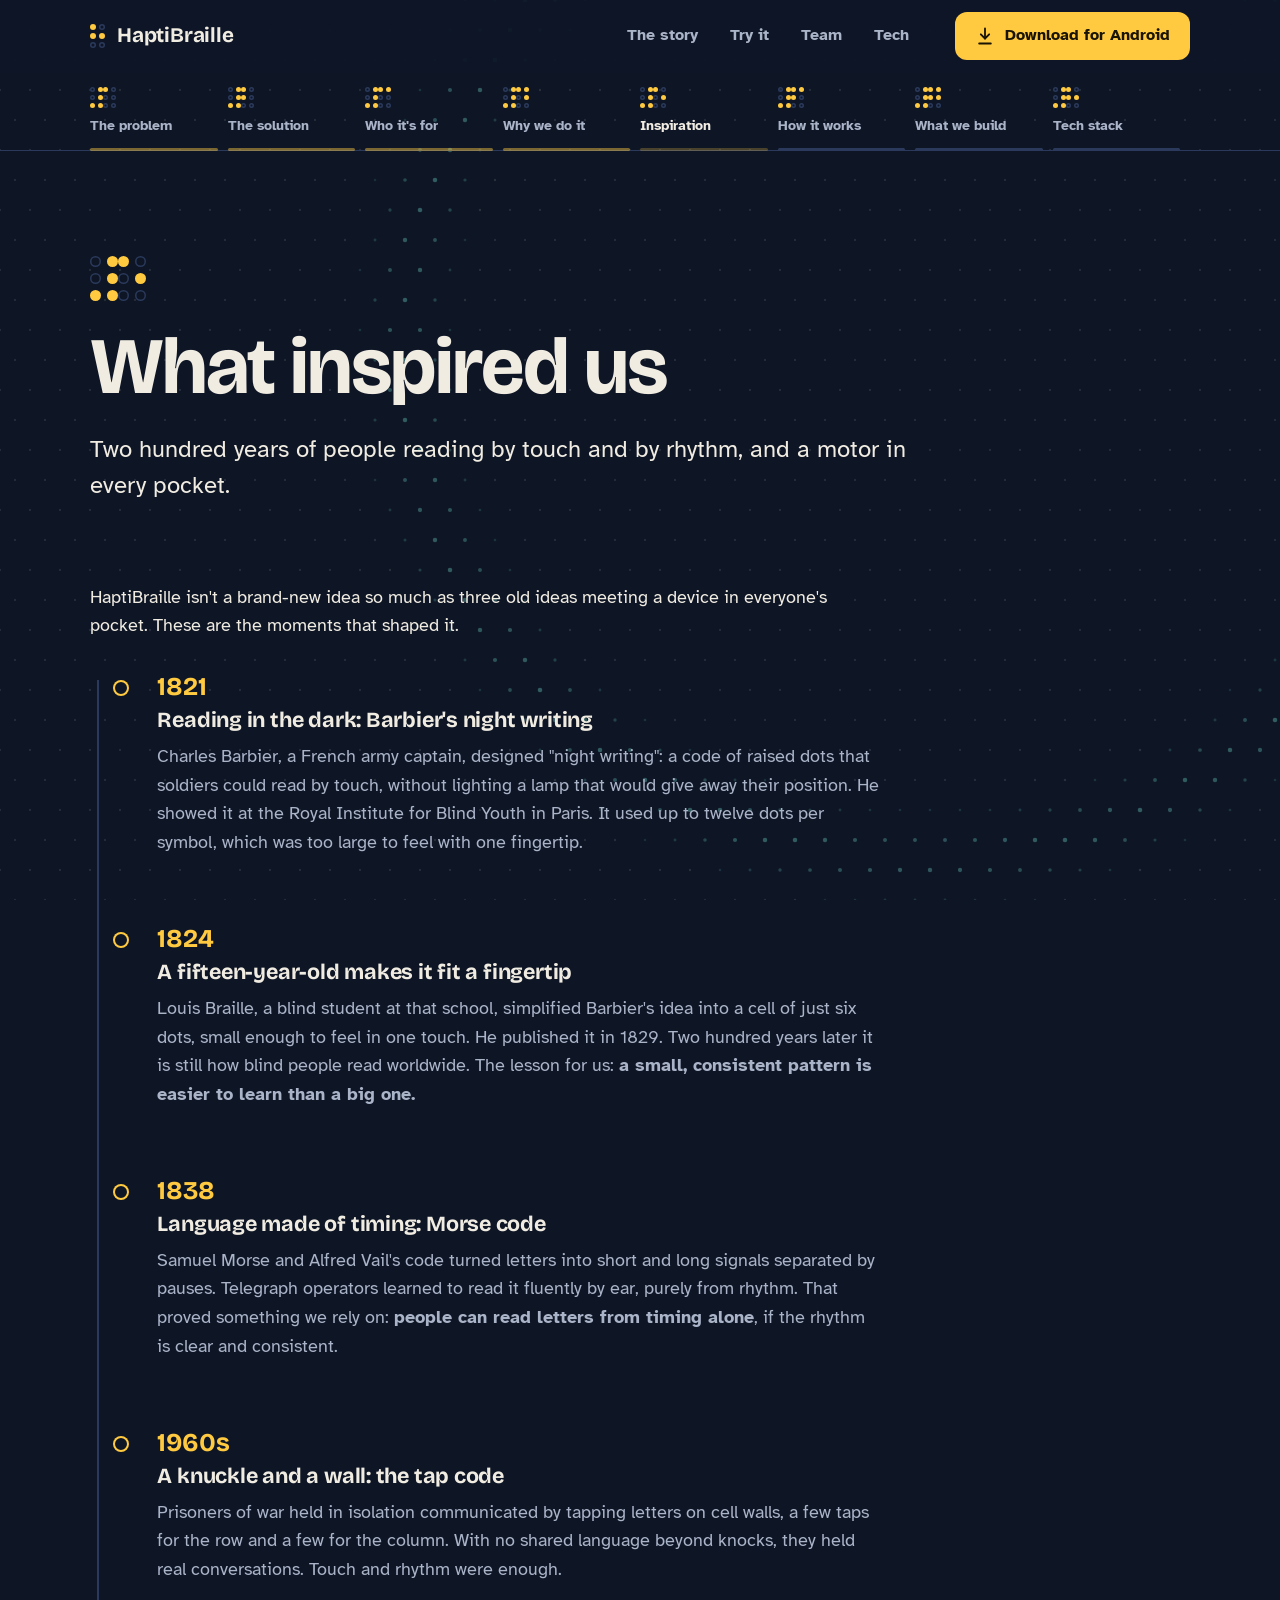
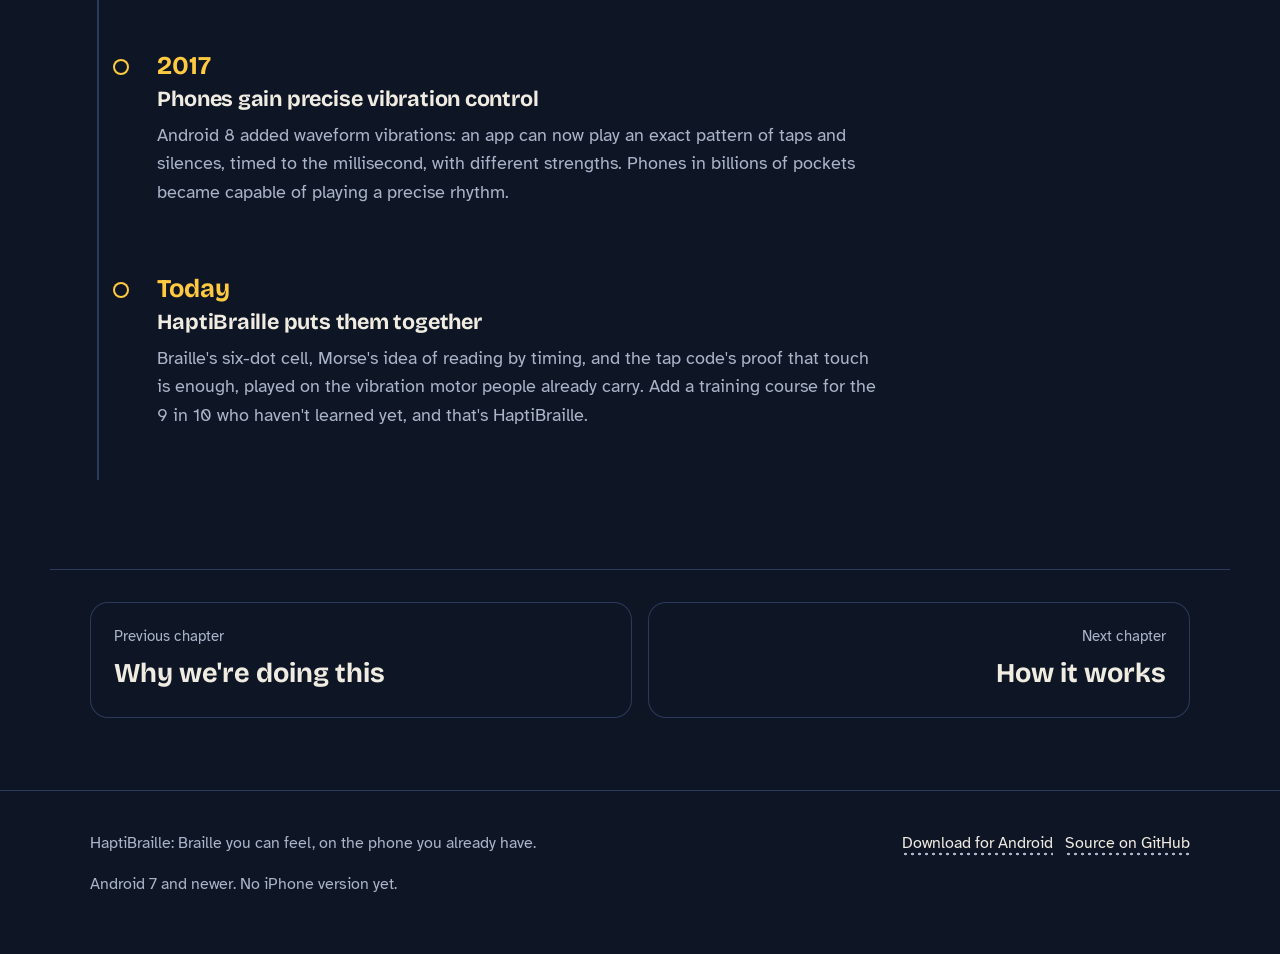
<file: inspiration.html>
<!doctype html>
<html lang="en">
<head>
<meta charset="utf-8">
<meta name="viewport" content="width=device-width, initial-scale=1">
<title>What inspired us | HaptiBraille</title>
<meta name="description" content="Two hundred years of people reading by touch and by rhythm, and a motor in every pocket.">
<meta name="theme-color" content="#0e1626">
<meta property="og:title" content="What inspired us | HaptiBraille">
<meta property="og:description" content="Two hundred years of people reading by touch and by rhythm, and a motor in every pocket.">
<meta property="og:type" content="website">
<link rel="icon" href="assets/img/favicon.svg" type="image/svg+xml">
<link rel="preconnect" href="https://fonts.googleapis.com">
<link rel="preconnect" href="https://fonts.gstatic.com" crossorigin>
<link rel="stylesheet" href="https://fonts.googleapis.com/css2?family=Atkinson+Hyperlegible:ital,wght@0,400;0,700;1,400&family=Bricolage+Grotesque:opsz,wght@12..96,600..800&display=swap">
<link rel="stylesheet" href="assets/css/site.css">
</head>
<body data-page="inspiration">
<a class="skip" href="#main">Skip to content</a>
<canvas id="field" aria-hidden="true"></canvas>
<header class="site-header">
  <div class="wrap">
    <a class="logo" href="index.html" aria-label="HaptiBraille home"><span data-cell="125"></span>HaptiBraille</a>
    <nav class="site-nav" aria-label="Main">
      <a href="index.html#story">The story</a>
      <a href="index.html#try">Try it</a>
      <a href="index.html#team">Team</a>
      <a href="tech.html">Tech</a>
    </nav>
    <a class="btn btn-amber" href="https://github.com/rbksh/HaptiBraille/raw/main/main-v1/release/HaptiBraille.apk" download="HaptiBraille.apk"><svg viewBox="0 0 24 24" fill="none" stroke="currentColor" stroke-width="2.2" stroke-linecap="round" stroke-linejoin="round" aria-hidden="true"><path d="M12 3v12"/><path d="m7 10 5 5 5-5"/><path d="M5 21h14"/></svg><span>Download<span class="hide-sm"> for Android</span></span></a>
  </div>
</header>
<nav class="rail" aria-label="Chapters">
  <div class="wrap">
    <ol>
      <li><a href="problem.html" class="is-past"><span class="cell-pair" aria-hidden="true"><span data-cell="3456"></span><span data-cell="1"></span></span>The problem</a></li>
      <li><a href="solution.html" class="is-past"><span class="cell-pair" aria-hidden="true"><span data-cell="3456"></span><span data-cell="12"></span></span>The solution</a></li>
      <li><a href="audience.html" class="is-past"><span class="cell-pair" aria-hidden="true"><span data-cell="3456"></span><span data-cell="14"></span></span>Who it's for</a></li>
      <li><a href="why.html" class="is-past"><span class="cell-pair" aria-hidden="true"><span data-cell="3456"></span><span data-cell="145"></span></span>Why we do it</a></li>
      <li><a href="inspiration.html" aria-current="page"><span class="cell-pair" aria-hidden="true"><span data-cell="3456"></span><span data-cell="15"></span></span>Inspiration</a></li>
      <li><a href="how.html"><span class="cell-pair" aria-hidden="true"><span data-cell="3456"></span><span data-cell="124"></span></span>How it works</a></li>
      <li><a href="what.html"><span class="cell-pair" aria-hidden="true"><span data-cell="3456"></span><span data-cell="1245"></span></span>What we build</a></li>
      <li><a href="tech.html"><span class="cell-pair" aria-hidden="true"><span data-cell="3456"></span><span data-cell="125"></span></span>Tech stack</a></li>
    </ol>
    <p class="rail-mobile">Chapter <strong>5</strong> of 8: <strong>Inspiration</strong></p>
  </div>
</nav>
<main id="main">
<header class="page-head wrap">
  <span class="cell-pair" aria-hidden="true"><span data-cell="3456" data-play></span><span data-cell="15" data-play></span></span>
  <h1 data-load style="--d:.05s">What inspired us</h1>
  <p class="lead" data-load style="--d:.15s">Two hundred years of people reading by touch and by rhythm, and a motor in every pocket.</p>
</header>
<article class="prose wrap">
<p data-reveal>HaptiBraille isn't a brand-new idea so much as three old ideas meeting a device in everyone's pocket. These are the moments that shaped it.</p>

<ol class="timeline">
  <li data-reveal>
    <time datetime="1821">1821</time>
    <h3>Reading in the dark: Barbier's night writing</h3>
    <p>Charles Barbier, a French army captain, designed "night writing": a code of raised dots that soldiers could read by touch, without lighting a lamp that would give away their position. He showed it at the Royal Institute for Blind Youth in Paris. It used up to twelve dots per symbol, which was too large to feel with one fingertip.</p>
  </li>
  <li data-reveal>
    <time datetime="1824">1824</time>
    <h3>A fifteen-year-old makes it fit a fingertip</h3>
    <p>Louis Braille, a blind student at that school, simplified Barbier's idea into a cell of just six dots, small enough to feel in one touch. He published it in 1829. Two hundred years later it is still how blind people read worldwide. The lesson for us: <strong>a small, consistent pattern is easier to learn than a big one.</strong></p>
  </li>
  <li data-reveal>
    <time datetime="1838">1838</time>
    <h3>Language made of timing: Morse code</h3>
    <p>Samuel Morse and Alfred Vail's code turned letters into short and long signals separated by pauses. Telegraph operators learned to read it fluently by ear, purely from rhythm. That proved something we rely on: <strong>people can read letters from timing alone</strong>, if the rhythm is clear and consistent.</p>
  </li>
  <li data-reveal>
    <time datetime="1965">1960s</time>
    <h3>A knuckle and a wall: the tap code</h3>
    <p>Prisoners of war held in isolation communicated by tapping letters on cell walls, a few taps for the row and a few for the column. With no shared language beyond knocks, they held real conversations. Touch and rhythm were enough.</p>
  </li>
  <li data-reveal>
    <time datetime="2017">2017</time>
    <h3>Phones gain precise vibration control</h3>
    <p>Android 8 added waveform vibrations: an app can now play an exact pattern of taps and silences, timed to the millisecond, with different strengths. Phones in billions of pockets became capable of playing a precise rhythm.</p>
  </li>
  <li data-reveal>
    <time datetime="2026">Today</time>
    <h3>HaptiBraille puts them together</h3>
    <p>Braille's six-dot cell, Morse's idea of reading by timing, and the tap code's proof that touch is enough, played on the vibration motor people already carry. Add a training course for the 9 in 10 who haven't learned yet, and that's HaptiBraille.</p>
  </li>
</ol>
</article>
<nav class="pager wrap" aria-label="Chapter navigation"><a class="prev" href="why.html"><small>Previous chapter</small><strong>Why we're doing this</strong></a><a class="next" href="how.html"><small>Next chapter</small><strong>How it works</strong></a></nav>
</main>
<footer class="site-footer">
  <div class="wrap">
    <p>HaptiBraille: Braille you can feel, on the phone you already have.</p>
    <p><a class="link" href="https://github.com/rbksh/HaptiBraille/raw/main/main-v1/release/HaptiBraille.apk" download="HaptiBraille.apk">Download for Android</a> &nbsp; <a class="link" href="https://github.com/rbksh/HaptiBraille">Source on GitHub</a></p>
    <p class="muted">Android 7 and newer. No iPhone version yet.</p>
  </div>
</footer>
<script src="assets/js/site.js" defer></script>
</body>
</html>
</file>
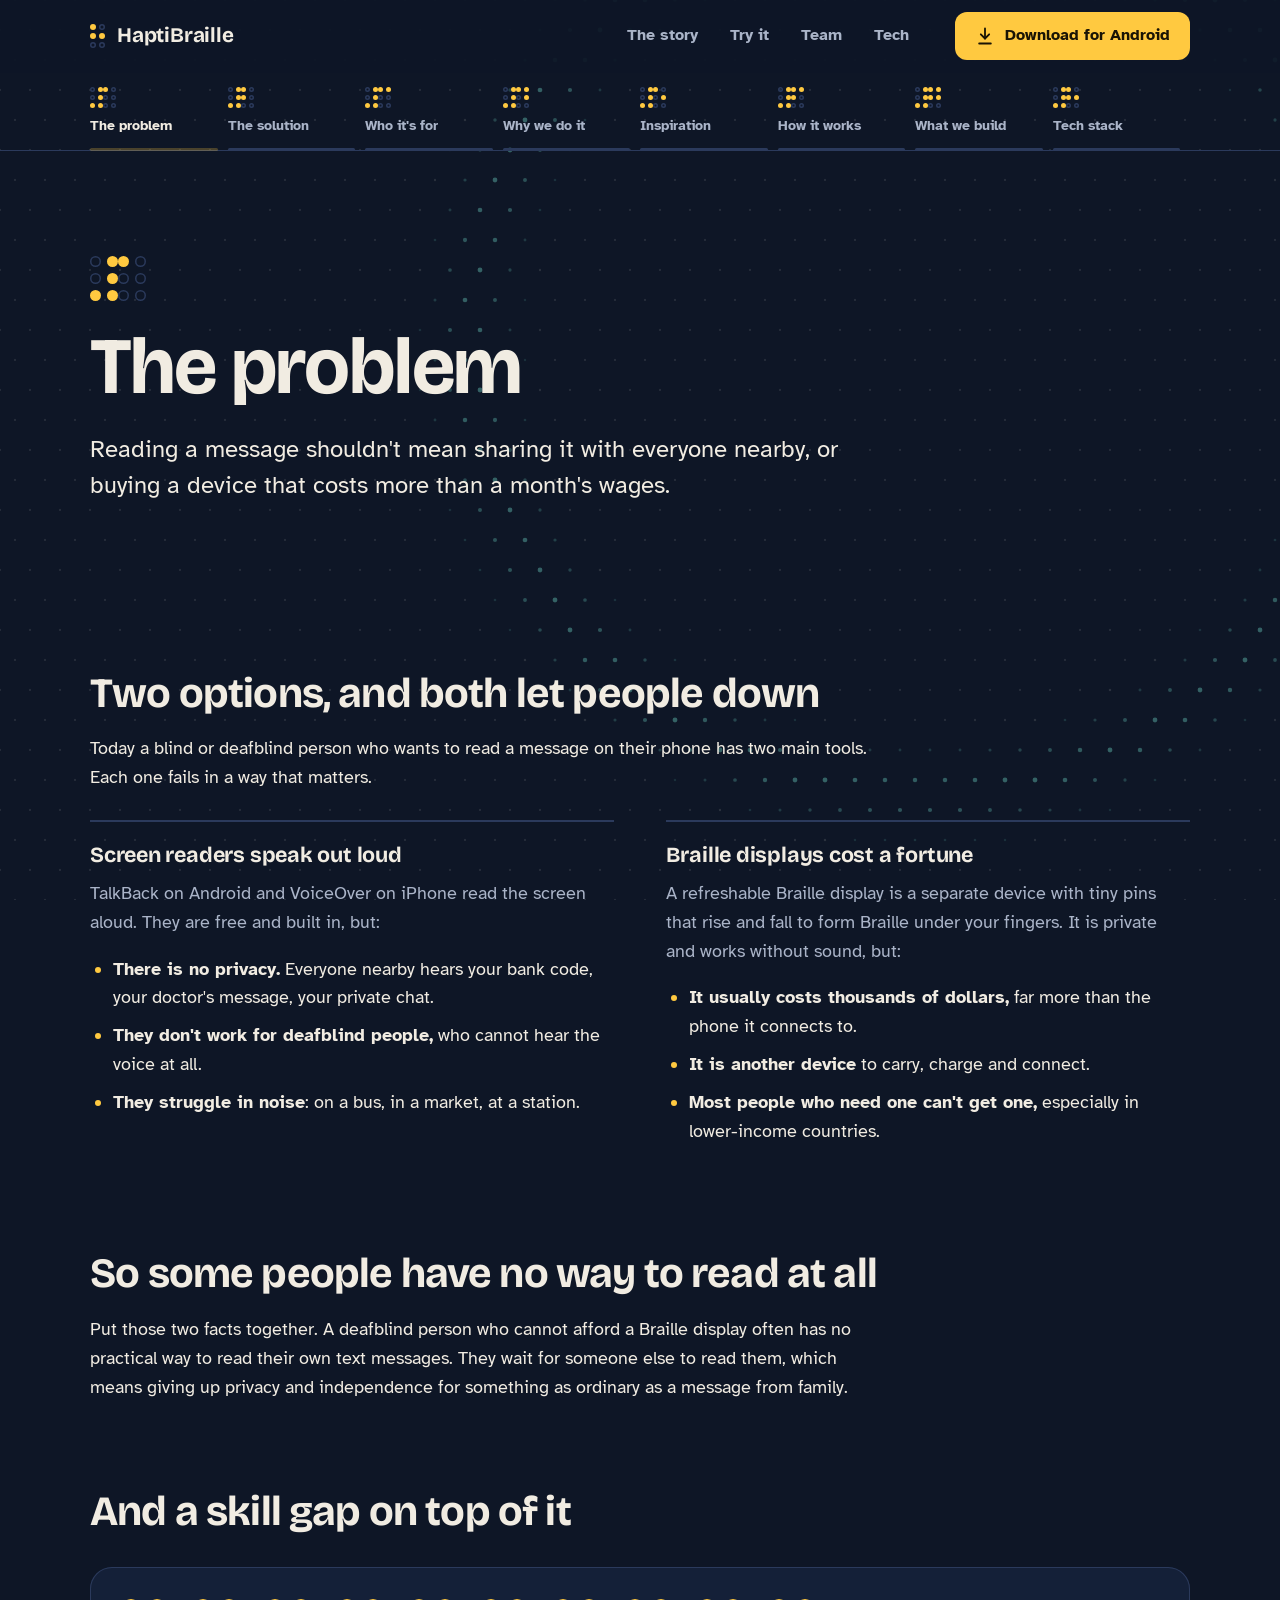
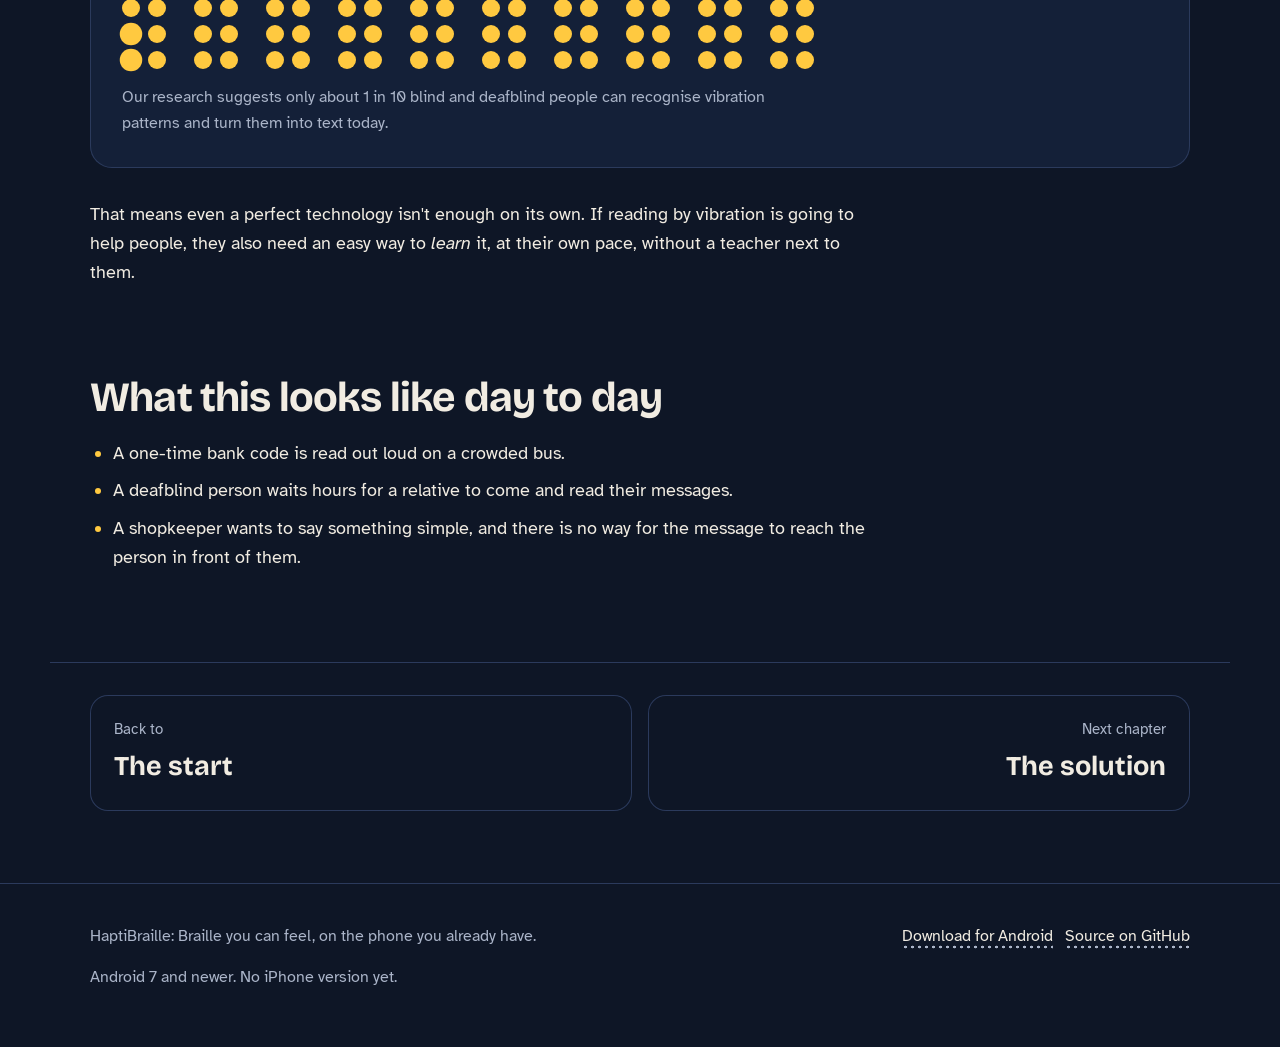
<file: problem.html>
<!doctype html>
<html lang="en">
<head>
<meta charset="utf-8">
<meta name="viewport" content="width=device-width, initial-scale=1">
<title>The problem | HaptiBraille</title>
<meta name="description" content="Reading a message shouldn't mean sharing it with everyone nearby, or buying a device that costs more than a month's wages.">
<meta name="theme-color" content="#0e1626">
<meta property="og:title" content="The problem | HaptiBraille">
<meta property="og:description" content="Reading a message shouldn't mean sharing it with everyone nearby, or buying a device that costs more than a month's wages.">
<meta property="og:type" content="website">
<link rel="icon" href="assets/img/favicon.svg" type="image/svg+xml">
<link rel="preconnect" href="https://fonts.googleapis.com">
<link rel="preconnect" href="https://fonts.gstatic.com" crossorigin>
<link rel="stylesheet" href="https://fonts.googleapis.com/css2?family=Atkinson+Hyperlegible:ital,wght@0,400;0,700;1,400&family=Bricolage+Grotesque:opsz,wght@12..96,600..800&display=swap">
<link rel="stylesheet" href="assets/css/site.css">
</head>
<body data-page="problem">
<a class="skip" href="#main">Skip to content</a>
<canvas id="field" aria-hidden="true"></canvas>
<header class="site-header">
  <div class="wrap">
    <a class="logo" href="index.html" aria-label="HaptiBraille home"><span data-cell="125"></span>HaptiBraille</a>
    <nav class="site-nav" aria-label="Main">
      <a href="index.html#story">The story</a>
      <a href="index.html#try">Try it</a>
      <a href="index.html#team">Team</a>
      <a href="tech.html">Tech</a>
    </nav>
    <a class="btn btn-amber" href="https://github.com/rbksh/HaptiBraille/raw/main/main-v1/release/HaptiBraille.apk" download="HaptiBraille.apk"><svg viewBox="0 0 24 24" fill="none" stroke="currentColor" stroke-width="2.2" stroke-linecap="round" stroke-linejoin="round" aria-hidden="true"><path d="M12 3v12"/><path d="m7 10 5 5 5-5"/><path d="M5 21h14"/></svg><span>Download<span class="hide-sm"> for Android</span></span></a>
  </div>
</header>
<nav class="rail" aria-label="Chapters">
  <div class="wrap">
    <ol>
      <li><a href="problem.html" aria-current="page"><span class="cell-pair" aria-hidden="true"><span data-cell="3456"></span><span data-cell="1"></span></span>The problem</a></li>
      <li><a href="solution.html"><span class="cell-pair" aria-hidden="true"><span data-cell="3456"></span><span data-cell="12"></span></span>The solution</a></li>
      <li><a href="audience.html"><span class="cell-pair" aria-hidden="true"><span data-cell="3456"></span><span data-cell="14"></span></span>Who it's for</a></li>
      <li><a href="why.html"><span class="cell-pair" aria-hidden="true"><span data-cell="3456"></span><span data-cell="145"></span></span>Why we do it</a></li>
      <li><a href="inspiration.html"><span class="cell-pair" aria-hidden="true"><span data-cell="3456"></span><span data-cell="15"></span></span>Inspiration</a></li>
      <li><a href="how.html"><span class="cell-pair" aria-hidden="true"><span data-cell="3456"></span><span data-cell="124"></span></span>How it works</a></li>
      <li><a href="what.html"><span class="cell-pair" aria-hidden="true"><span data-cell="3456"></span><span data-cell="1245"></span></span>What we build</a></li>
      <li><a href="tech.html"><span class="cell-pair" aria-hidden="true"><span data-cell="3456"></span><span data-cell="125"></span></span>Tech stack</a></li>
    </ol>
    <p class="rail-mobile">Chapter <strong>1</strong> of 8: <strong>The problem</strong></p>
  </div>
</nav>
<main id="main">
<header class="page-head wrap">
  <span class="cell-pair" aria-hidden="true"><span data-cell="3456" data-play></span><span data-cell="1" data-play></span></span>
  <h1 data-load style="--d:.05s">The problem</h1>
  <p class="lead" data-load style="--d:.15s">Reading a message shouldn't mean sharing it with everyone nearby, or buying a device that costs more than a month's wages.</p>
</header>
<article class="prose wrap">
<h2 data-reveal>Two options, and both let people down</h2>
<p data-reveal>Today a blind or deafblind person who wants to read a message on their phone has two main tools. Each one fails in a way that matters.</p>
<div class="split">
  <div data-reveal>
    <h3>Screen readers speak out loud</h3>
    <p class="muted">TalkBack on Android and VoiceOver on iPhone read the screen aloud. They are free and built in, but:</p>
    <ul>
      <li><strong>There is no privacy.</strong> Everyone nearby hears your bank code, your doctor's message, your private chat.</li>
      <li><strong>They don't work for deafblind people,</strong> who cannot hear the voice at all.</li>
      <li><strong>They struggle in noise</strong>: on a bus, in a market, at a station.</li>
    </ul>
  </div>
  <div data-reveal style="--d:.08s">
    <h3>Braille displays cost a fortune</h3>
    <p class="muted">A refreshable Braille display is a separate device with tiny pins that rise and fall to form Braille under your fingers. It is private and works without sound, but:</p>
    <ul>
      <li><strong>It usually costs thousands of dollars,</strong> far more than the phone it connects to.</li>
      <li><strong>It is another device</strong> to carry, charge and connect.</li>
      <li><strong>Most people who need one can't get one,</strong> especially in lower-income countries.</li>
    </ul>
  </div>
</div>

<h2 data-reveal>So some people have no way to read at all</h2>
<p data-reveal>Put those two facts together. A deafblind person who cannot afford a Braille display often has no practical way to read their own text messages. They wait for someone else to read them, which means giving up privacy and independence for something as ordinary as a message from family.</p>

<h2 data-reveal>And a skill gap on top of it</h2>
<figure class="figure" data-reveal>
  <div class="ten" aria-hidden="true">
    <span data-cell="123456" class="lit" data-play></span>
    <span data-cell="123456"></span><span data-cell="123456"></span><span data-cell="123456"></span>
    <span data-cell="123456"></span><span data-cell="123456"></span><span data-cell="123456"></span>
    <span data-cell="123456"></span><span data-cell="123456"></span><span data-cell="123456"></span>
  </div>
  <figcaption>Our research suggests only about 1 in 10 blind and deafblind people can recognise vibration patterns and turn them into text today.</figcaption>
</figure>
<p data-reveal>That means even a perfect technology isn't enough on its own. If reading by vibration is going to help people, they also need an easy way to <em>learn</em> it, at their own pace, without a teacher next to them.</p>

<h2 data-reveal>What this looks like day to day</h2>
<ul data-reveal>
  <li>A one-time bank code is read out loud on a crowded bus.</li>
  <li>A deafblind person waits hours for a relative to come and read their messages.</li>
  <li>A shopkeeper wants to say something simple, and there is no way for the message to reach the person in front of them.</li>
</ul>
</article>
<nav class="pager wrap" aria-label="Chapter navigation"><a class="prev" href="index.html"><small>Back to</small><strong>The start</strong></a><a class="next" href="solution.html"><small>Next chapter</small><strong>The solution</strong></a></nav>
</main>
<footer class="site-footer">
  <div class="wrap">
    <p>HaptiBraille: Braille you can feel, on the phone you already have.</p>
    <p><a class="link" href="https://github.com/rbksh/HaptiBraille/raw/main/main-v1/release/HaptiBraille.apk" download="HaptiBraille.apk">Download for Android</a> &nbsp; <a class="link" href="https://github.com/rbksh/HaptiBraille">Source on GitHub</a></p>
    <p class="muted">Android 7 and newer. No iPhone version yet.</p>
  </div>
</footer>
<script src="assets/js/site.js" defer></script>
</body>
</html>
</file>
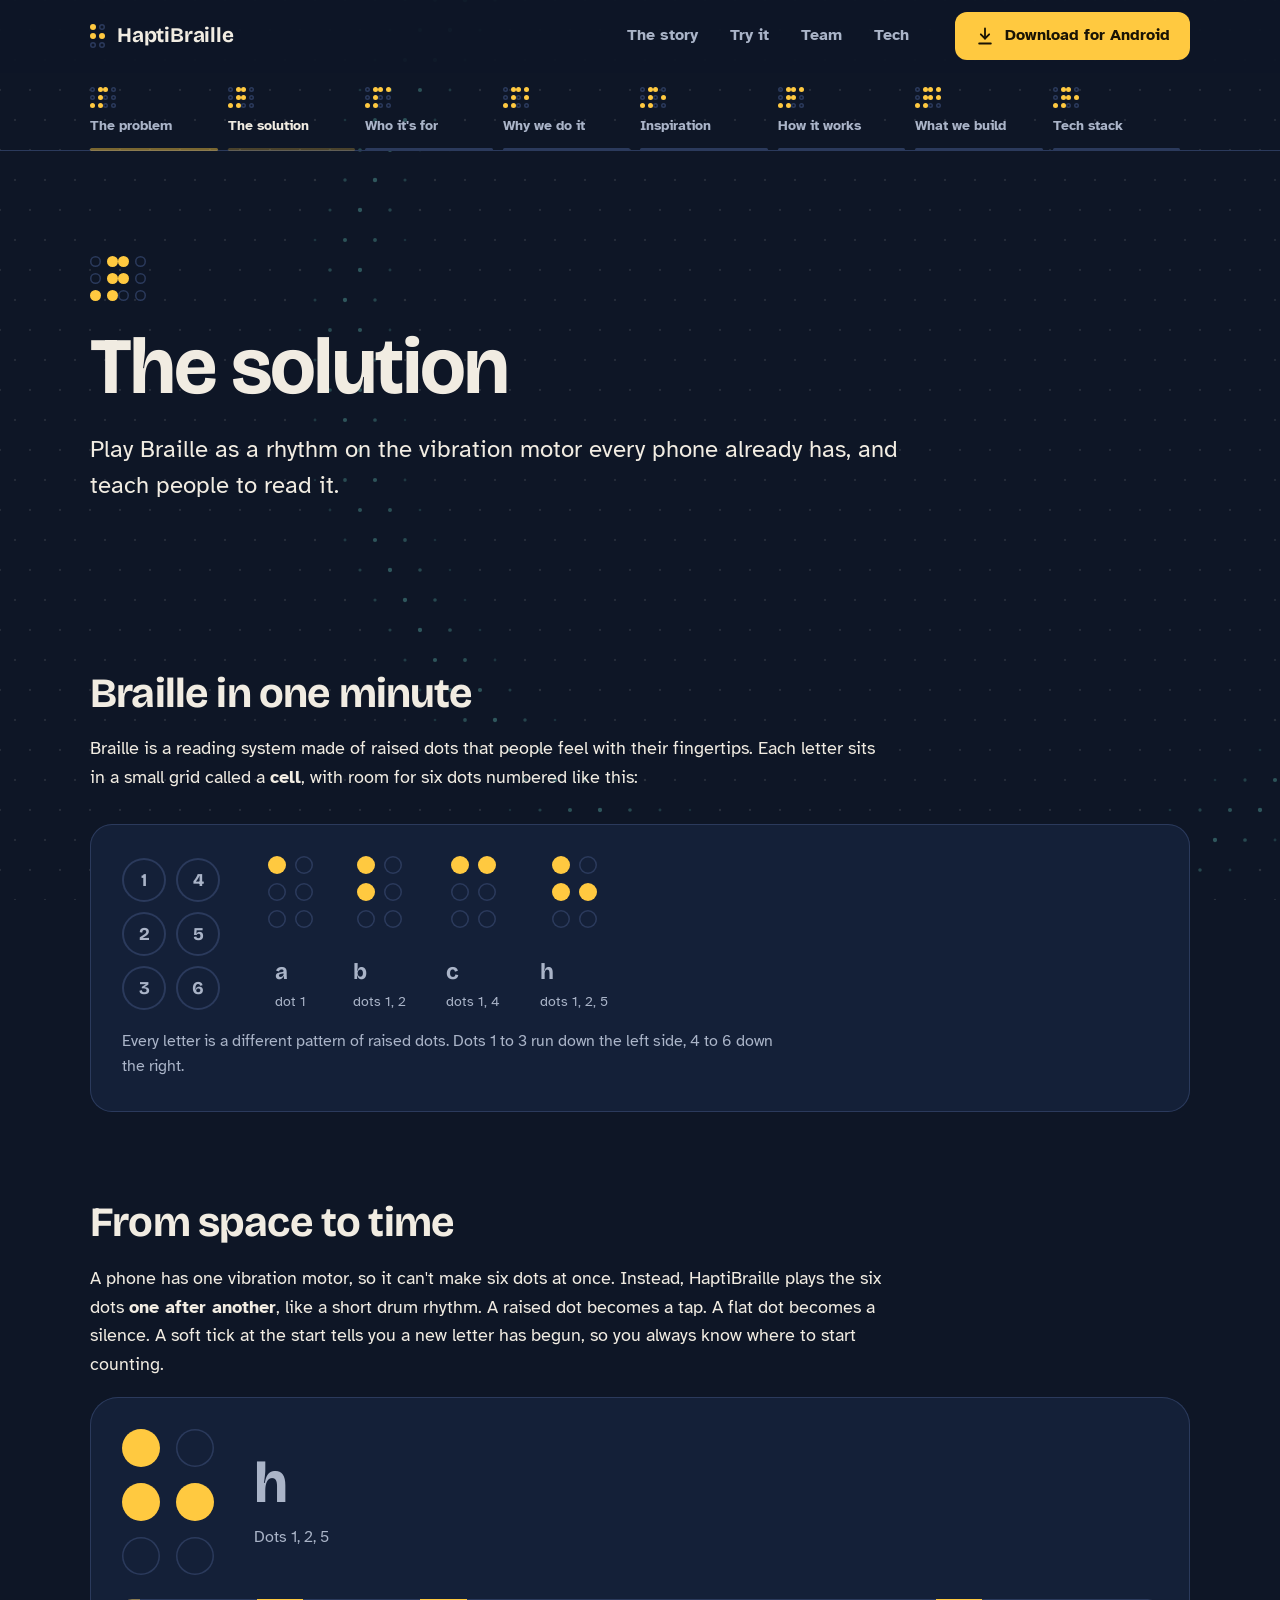
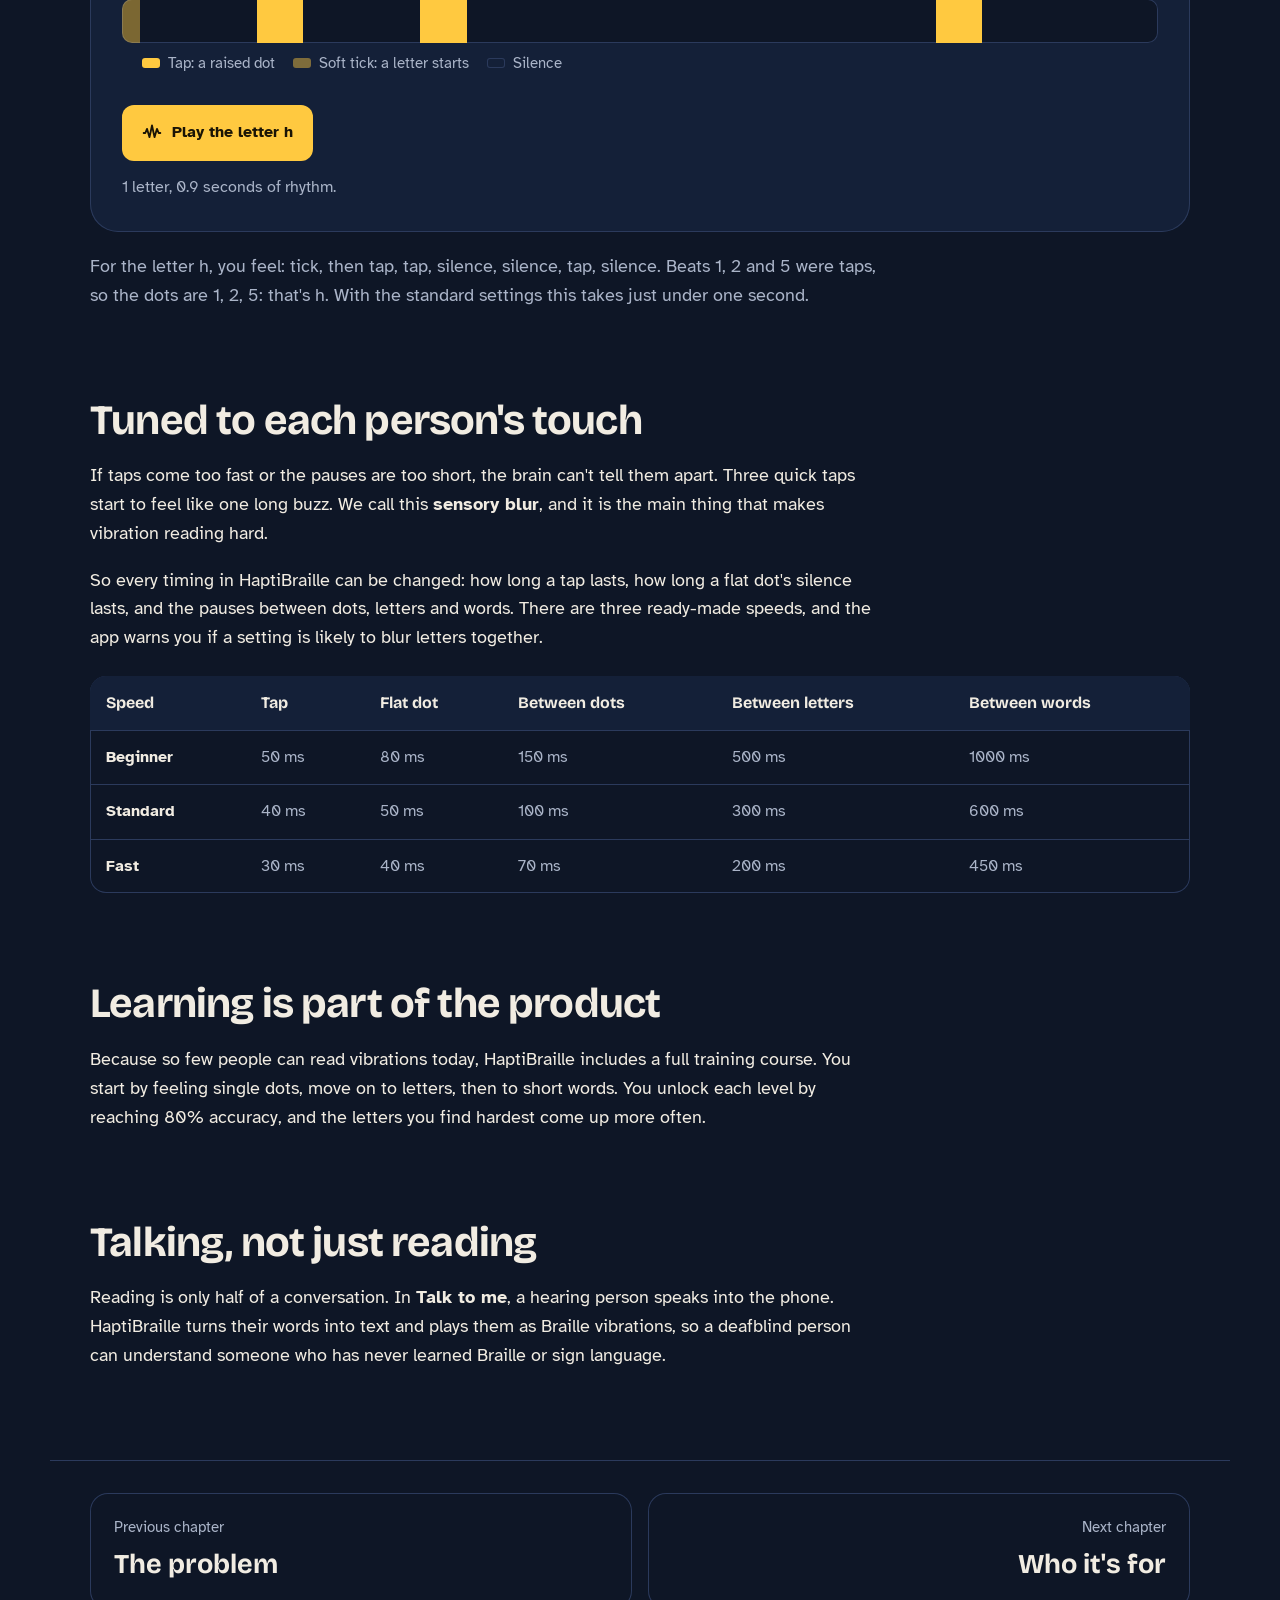
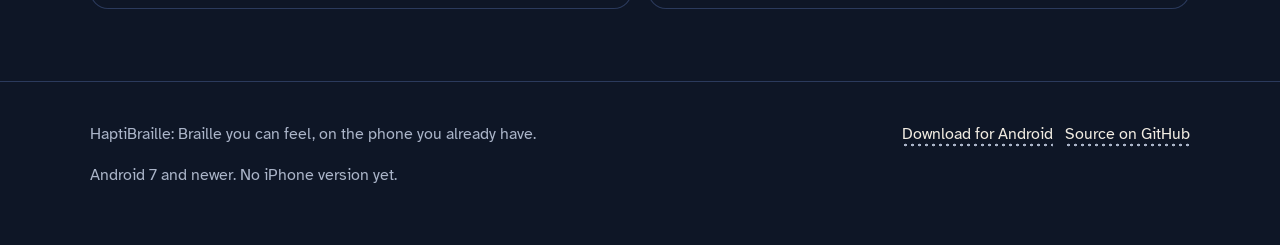
<file: solution.html>
<!doctype html>
<html lang="en">
<head>
<meta charset="utf-8">
<meta name="viewport" content="width=device-width, initial-scale=1">
<title>The solution | HaptiBraille</title>
<meta name="description" content="Play Braille as a rhythm on the vibration motor every phone already has, and teach people to read it.">
<meta name="theme-color" content="#0e1626">
<meta property="og:title" content="The solution | HaptiBraille">
<meta property="og:description" content="Play Braille as a rhythm on the vibration motor every phone already has, and teach people to read it.">
<meta property="og:type" content="website">
<link rel="icon" href="assets/img/favicon.svg" type="image/svg+xml">
<link rel="preconnect" href="https://fonts.googleapis.com">
<link rel="preconnect" href="https://fonts.gstatic.com" crossorigin>
<link rel="stylesheet" href="https://fonts.googleapis.com/css2?family=Atkinson+Hyperlegible:ital,wght@0,400;0,700;1,400&family=Bricolage+Grotesque:opsz,wght@12..96,600..800&display=swap">
<link rel="stylesheet" href="assets/css/site.css">
</head>
<body data-page="solution">
<a class="skip" href="#main">Skip to content</a>
<canvas id="field" aria-hidden="true"></canvas>
<header class="site-header">
  <div class="wrap">
    <a class="logo" href="index.html" aria-label="HaptiBraille home"><span data-cell="125"></span>HaptiBraille</a>
    <nav class="site-nav" aria-label="Main">
      <a href="index.html#story">The story</a>
      <a href="index.html#try">Try it</a>
      <a href="index.html#team">Team</a>
      <a href="tech.html">Tech</a>
    </nav>
    <a class="btn btn-amber" href="https://github.com/rbksh/HaptiBraille/raw/main/main-v1/release/HaptiBraille.apk" download="HaptiBraille.apk"><svg viewBox="0 0 24 24" fill="none" stroke="currentColor" stroke-width="2.2" stroke-linecap="round" stroke-linejoin="round" aria-hidden="true"><path d="M12 3v12"/><path d="m7 10 5 5 5-5"/><path d="M5 21h14"/></svg><span>Download<span class="hide-sm"> for Android</span></span></a>
  </div>
</header>
<nav class="rail" aria-label="Chapters">
  <div class="wrap">
    <ol>
      <li><a href="problem.html" class="is-past"><span class="cell-pair" aria-hidden="true"><span data-cell="3456"></span><span data-cell="1"></span></span>The problem</a></li>
      <li><a href="solution.html" aria-current="page"><span class="cell-pair" aria-hidden="true"><span data-cell="3456"></span><span data-cell="12"></span></span>The solution</a></li>
      <li><a href="audience.html"><span class="cell-pair" aria-hidden="true"><span data-cell="3456"></span><span data-cell="14"></span></span>Who it's for</a></li>
      <li><a href="why.html"><span class="cell-pair" aria-hidden="true"><span data-cell="3456"></span><span data-cell="145"></span></span>Why we do it</a></li>
      <li><a href="inspiration.html"><span class="cell-pair" aria-hidden="true"><span data-cell="3456"></span><span data-cell="15"></span></span>Inspiration</a></li>
      <li><a href="how.html"><span class="cell-pair" aria-hidden="true"><span data-cell="3456"></span><span data-cell="124"></span></span>How it works</a></li>
      <li><a href="what.html"><span class="cell-pair" aria-hidden="true"><span data-cell="3456"></span><span data-cell="1245"></span></span>What we build</a></li>
      <li><a href="tech.html"><span class="cell-pair" aria-hidden="true"><span data-cell="3456"></span><span data-cell="125"></span></span>Tech stack</a></li>
    </ol>
    <p class="rail-mobile">Chapter <strong>2</strong> of 8: <strong>The solution</strong></p>
  </div>
</nav>
<main id="main">
<header class="page-head wrap">
  <span class="cell-pair" aria-hidden="true"><span data-cell="3456" data-play></span><span data-cell="12" data-play></span></span>
  <h1 data-load style="--d:.05s">The solution</h1>
  <p class="lead" data-load style="--d:.15s">Play Braille as a rhythm on the vibration motor every phone already has, and teach people to read it.</p>
</header>
<article class="prose wrap">
<h2 data-reveal>Braille in one minute</h2>
<p data-reveal>Braille is a reading system made of raised dots that people feel with their fingertips. Each letter sits in a small grid called a <strong>cell</strong>, with room for six dots numbered like this:</p>
<figure class="figure" data-reveal>
  <div style="display:flex;flex-wrap:wrap;gap:48px;align-items:center">
    <div class="numbered-cell" aria-hidden="true">
      <span>1</span><span>4</span><span>2</span><span>5</span><span>3</span><span>6</span>
    </div>
    <div class="samples">
      <figure><span data-cell="1" data-play></span><figcaption>a<small>dot 1</small></figcaption></figure>
      <figure><span data-cell="12" data-play></span><figcaption>b<small>dots 1, 2</small></figcaption></figure>
      <figure><span data-cell="14" data-play></span><figcaption>c<small>dots 1, 4</small></figcaption></figure>
      <figure><span data-cell="125" data-play></span><figcaption>h<small>dots 1, 2, 5</small></figcaption></figure>
    </div>
  </div>
  <figcaption>Every letter is a different pattern of raised dots. Dots 1 to 3 run down the left side, 4 to 6 down the right.</figcaption>
</figure>

<h2 data-reveal>From space to time</h2>
<p data-reveal>A phone has one vibration motor, so it can't make six dots at once. Instead, HaptiBraille plays the six dots <strong>one after another</strong>, like a short drum rhythm. A raised dot becomes a tap. A flat dot becomes a silence. A soft tick at the start tells you a new letter has begun, so you always know where to start counting.</p>

<div class="instrument" data-instrument data-text="h" data-reveal aria-label="The letter h played as a rhythm">
  <div class="instrument-stage">
    <span class="cell" aria-hidden="true"></span>
    <div>
      <div class="instrument-readout" aria-hidden="true"></div>
      <div class="instrument-dots" aria-hidden="true"></div>
    </div>
  </div>
  <div class="strip" role="img" aria-label="Timeline"><span class="strip-head"></span></div>
  <ul class="strip-legend" aria-hidden="true">
    <li><i></i>Tap: a raised dot</li>
    <li><i class="k"></i>Soft tick: a letter starts</li>
    <li><i class="s"></i>Silence</li>
  </ul>
  <button class="btn btn-amber" type="button" data-play-button><svg viewBox="0 0 24 24" fill="none" stroke="currentColor" stroke-width="2.2" stroke-linecap="round" stroke-linejoin="round" aria-hidden="true"><path d="M2 12h2l2-5 3 10 3-14 3 14 3-10 2 5h2"/></svg><span>Play the letter h</span></button>
  <p class="instrument-status" aria-live="polite"></p>
</div>
<p data-reveal class="muted" style="margin-top:20px">For the letter h, you feel: tick, then tap, tap, silence, silence, tap, silence. Beats 1, 2 and 5 were taps, so the dots are 1, 2, 5: that's h. With the standard settings this takes just under one second.</p>

<h2 data-reveal>Tuned to each person's touch</h2>
<p data-reveal>If taps come too fast or the pauses are too short, the brain can't tell them apart. Three quick taps start to feel like one long buzz. We call this <strong>sensory blur</strong>, and it is the main thing that makes vibration reading hard.</p>
<p data-reveal>So every timing in HaptiBraille can be changed: how long a tap lasts, how long a flat dot's silence lasts, and the pauses between dots, letters and words. There are three ready-made speeds, and the app warns you if a setting is likely to blur letters together.</p>
<div class="table-wrap" data-reveal>
  <table>
    <caption class="visually-hidden">Speed presets in milliseconds</caption>
    <thead><tr><th scope="col">Speed</th><th scope="col">Tap</th><th scope="col">Flat dot</th><th scope="col">Between dots</th><th scope="col">Between letters</th><th scope="col">Between words</th></tr></thead>
    <tbody>
      <tr><td>Beginner</td><td>50 ms</td><td>80 ms</td><td>150 ms</td><td>500 ms</td><td>1000 ms</td></tr>
      <tr><td>Standard</td><td>40 ms</td><td>50 ms</td><td>100 ms</td><td>300 ms</td><td>600 ms</td></tr>
      <tr><td>Fast</td><td>30 ms</td><td>40 ms</td><td>70 ms</td><td>200 ms</td><td>450 ms</td></tr>
    </tbody>
  </table>
</div>

<h2 data-reveal>Learning is part of the product</h2>
<p data-reveal>Because so few people can read vibrations today, HaptiBraille includes a full training course. You start by feeling single dots, move on to letters, then to short words. You unlock each level by reaching 80% accuracy, and the letters you find hardest come up more often.</p>

<h2 data-reveal>Talking, not just reading</h2>
<p data-reveal>Reading is only half of a conversation. In <strong>Talk to me</strong>, a hearing person speaks into the phone. HaptiBraille turns their words into text and plays them as Braille vibrations, so a deafblind person can understand someone who has never learned Braille or sign language.</p>
</article>
<nav class="pager wrap" aria-label="Chapter navigation"><a class="prev" href="problem.html"><small>Previous chapter</small><strong>The problem</strong></a><a class="next" href="audience.html"><small>Next chapter</small><strong>Who it's for</strong></a></nav>
</main>
<footer class="site-footer">
  <div class="wrap">
    <p>HaptiBraille: Braille you can feel, on the phone you already have.</p>
    <p><a class="link" href="https://github.com/rbksh/HaptiBraille/raw/main/main-v1/release/HaptiBraille.apk" download="HaptiBraille.apk">Download for Android</a> &nbsp; <a class="link" href="https://github.com/rbksh/HaptiBraille">Source on GitHub</a></p>
    <p class="muted">Android 7 and newer. No iPhone version yet.</p>
  </div>
</footer>
<script src="assets/js/site.js" defer></script>
</body>
</html>
</file>
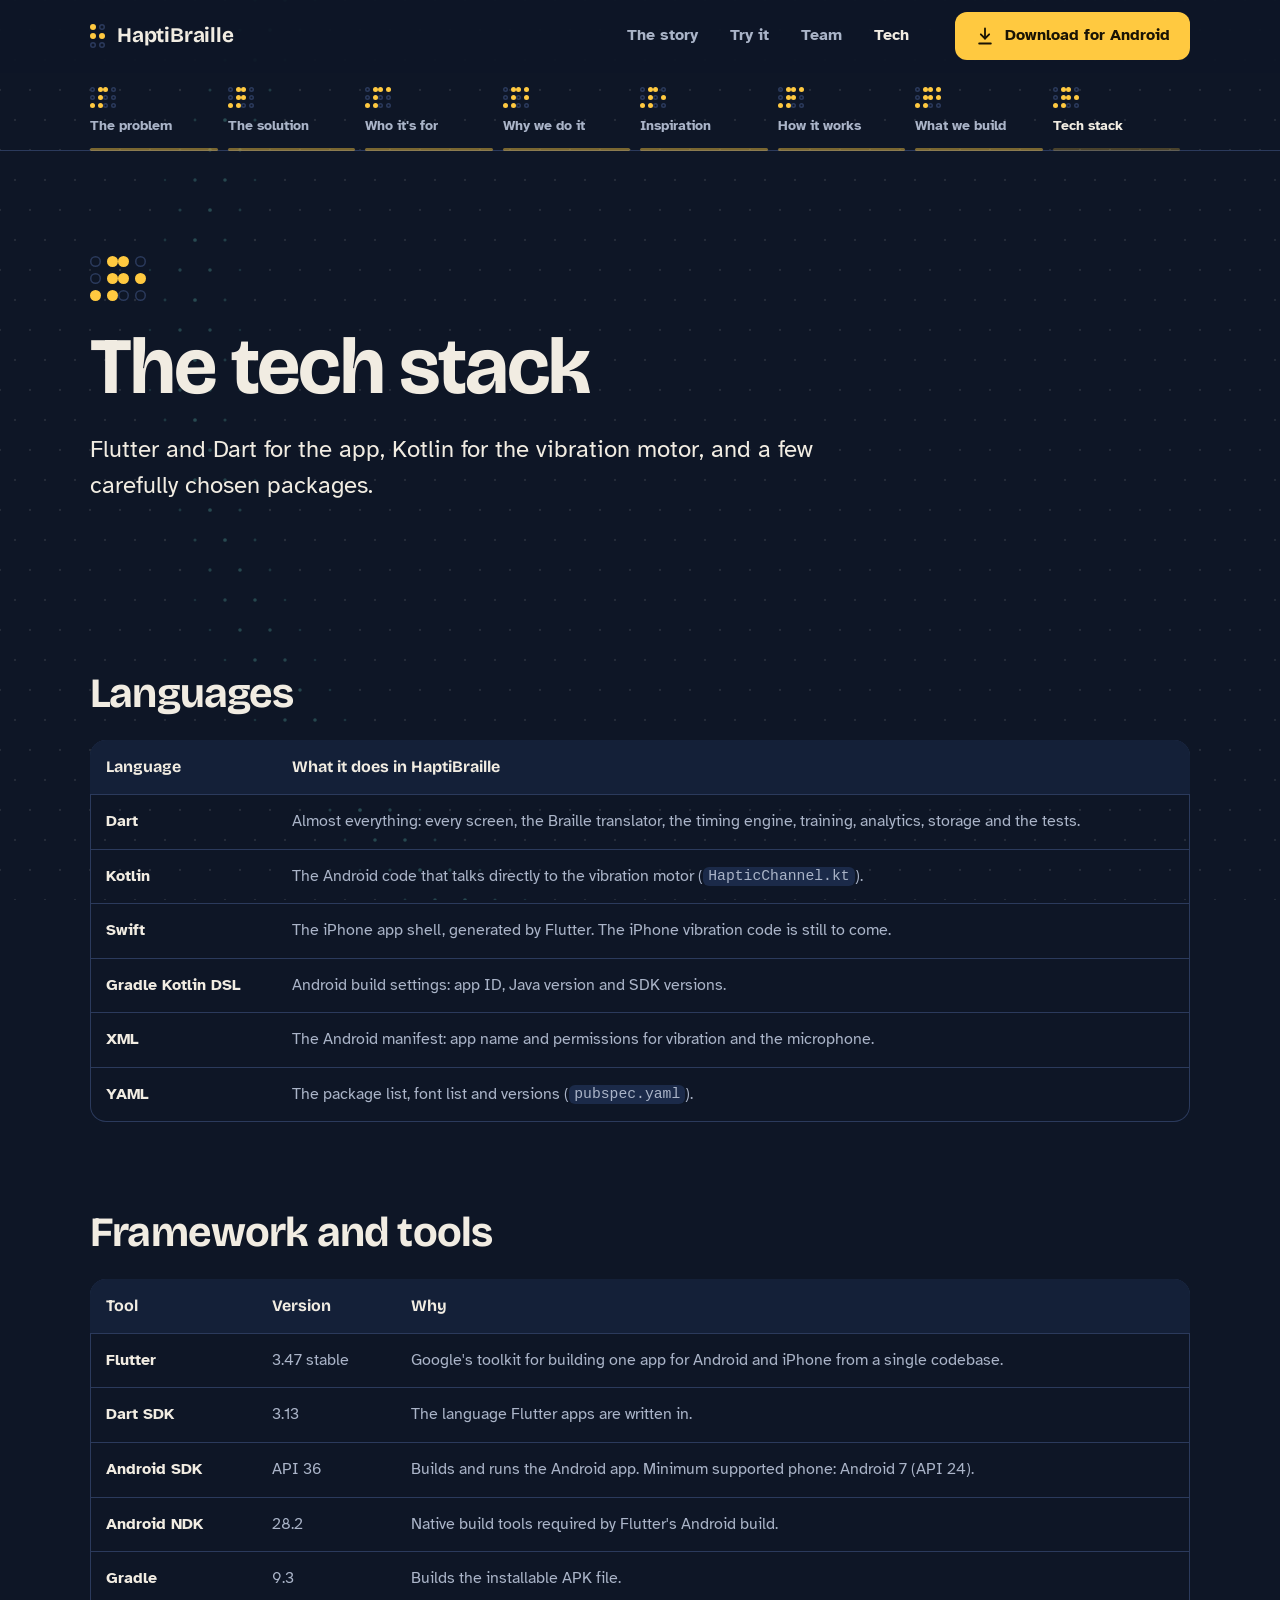
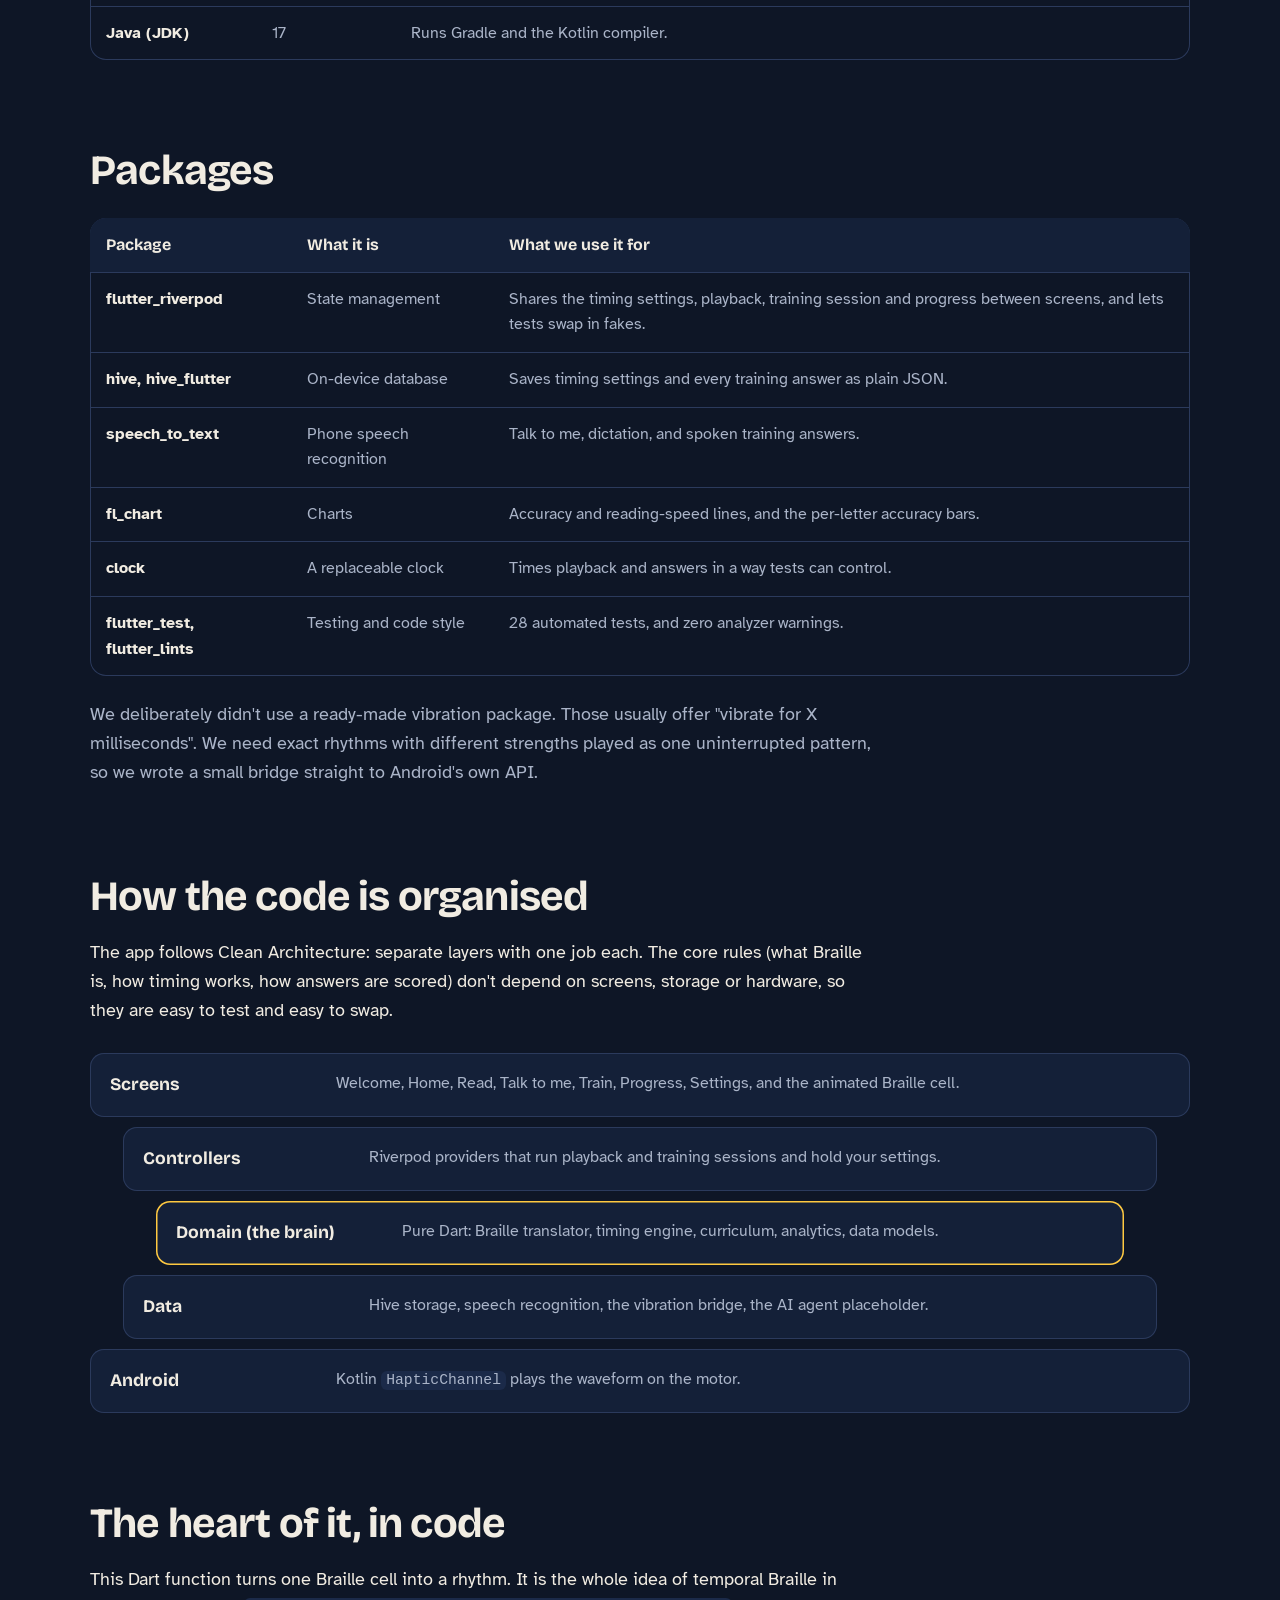
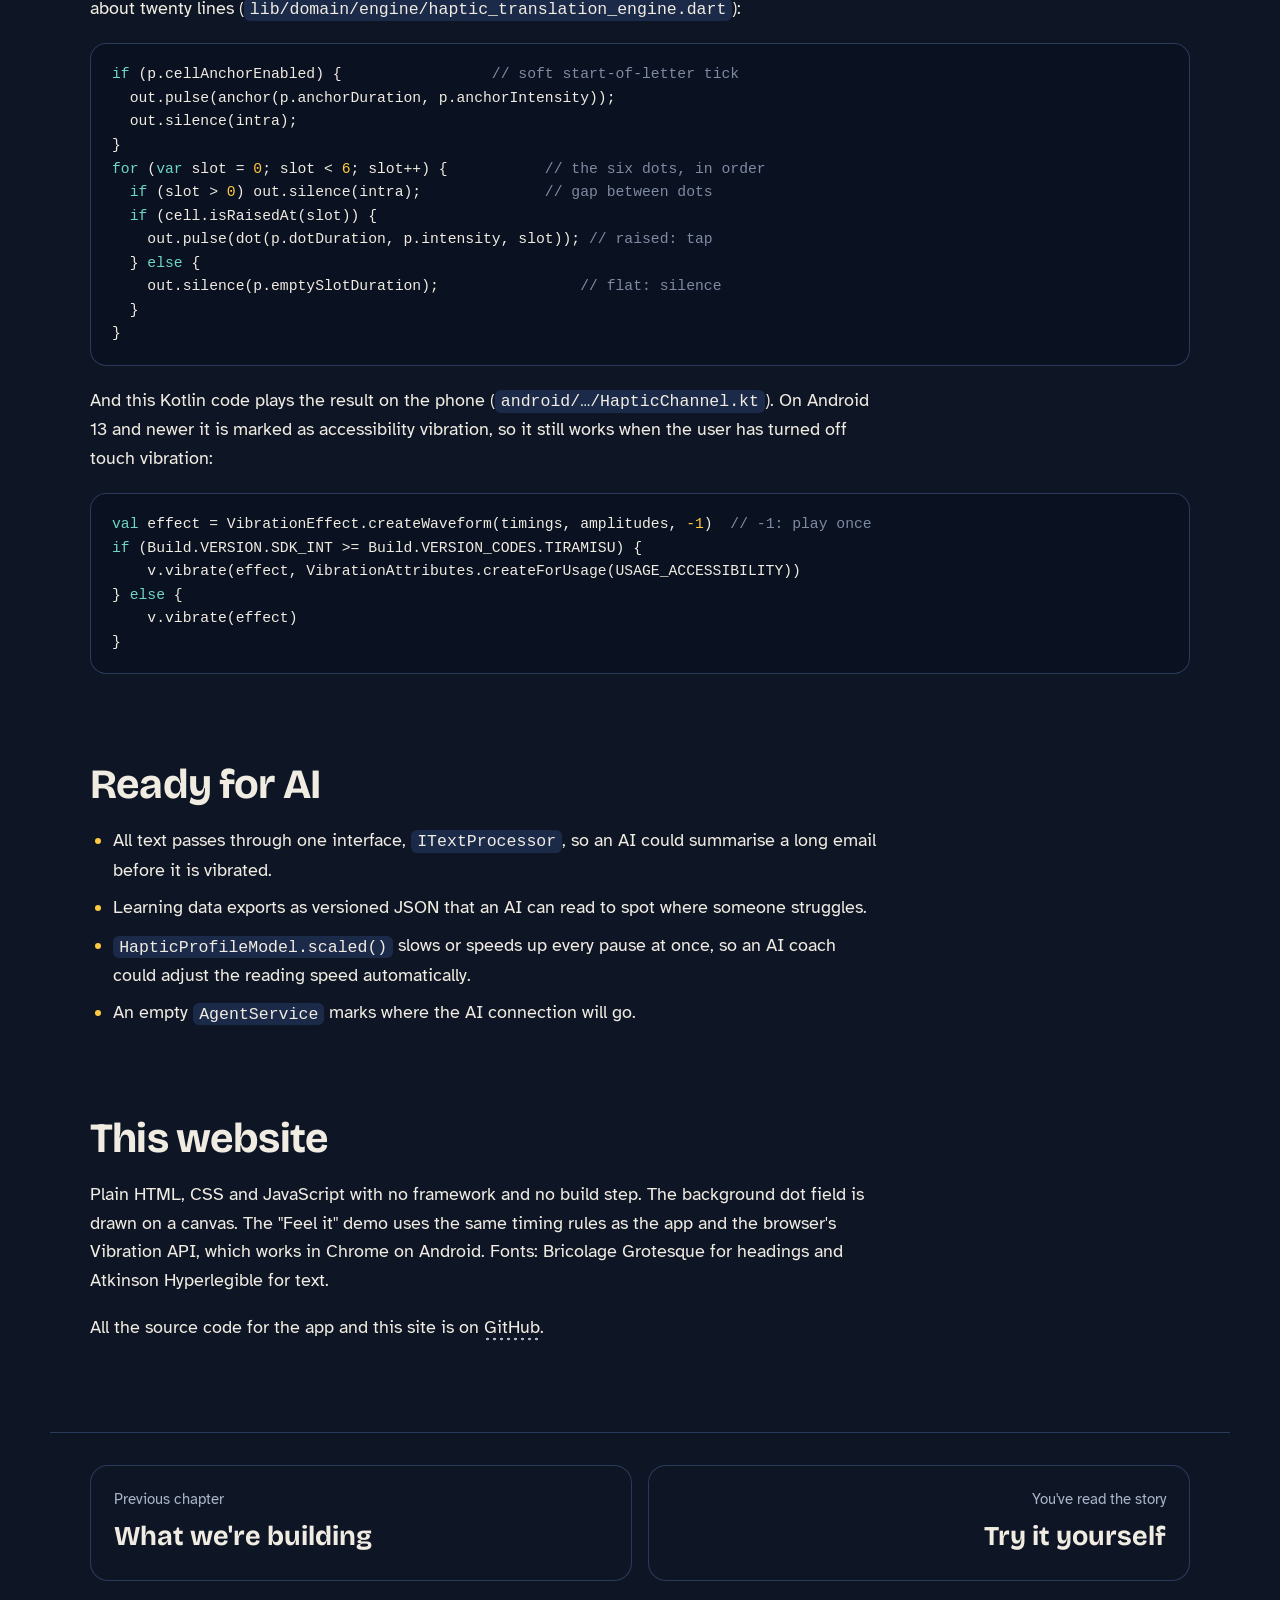
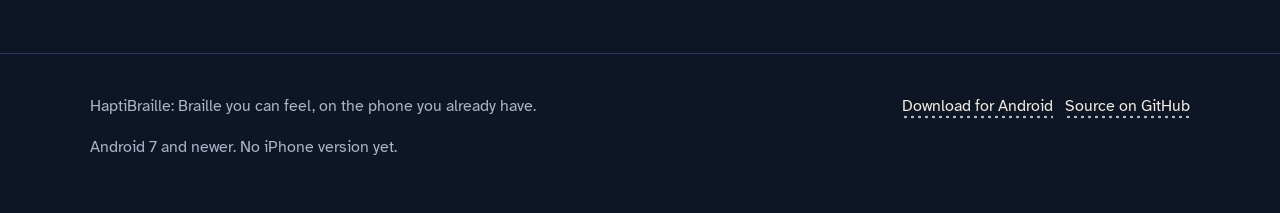
<file: tech.html>
<!doctype html>
<html lang="en">
<head>
<meta charset="utf-8">
<meta name="viewport" content="width=device-width, initial-scale=1">
<title>The tech stack | HaptiBraille</title>
<meta name="description" content="Flutter and Dart for the app, Kotlin for the vibration motor, and a few carefully chosen packages.">
<meta name="theme-color" content="#0e1626">
<meta property="og:title" content="The tech stack | HaptiBraille">
<meta property="og:description" content="Flutter and Dart for the app, Kotlin for the vibration motor, and a few carefully chosen packages.">
<meta property="og:type" content="website">
<link rel="icon" href="assets/img/favicon.svg" type="image/svg+xml">
<link rel="preconnect" href="https://fonts.googleapis.com">
<link rel="preconnect" href="https://fonts.gstatic.com" crossorigin>
<link rel="stylesheet" href="https://fonts.googleapis.com/css2?family=Atkinson+Hyperlegible:ital,wght@0,400;0,700;1,400&family=Bricolage+Grotesque:opsz,wght@12..96,600..800&display=swap">
<link rel="stylesheet" href="assets/css/site.css">
</head>
<body data-page="tech">
<a class="skip" href="#main">Skip to content</a>
<canvas id="field" aria-hidden="true"></canvas>
<header class="site-header">
  <div class="wrap">
    <a class="logo" href="index.html" aria-label="HaptiBraille home"><span data-cell="125"></span>HaptiBraille</a>
    <nav class="site-nav" aria-label="Main">
      <a href="index.html#story">The story</a>
      <a href="index.html#try">Try it</a>
      <a href="index.html#team">Team</a>
      <a href="tech.html" aria-current="page">Tech</a>
    </nav>
    <a class="btn btn-amber" href="https://github.com/rbksh/HaptiBraille/raw/main/main-v1/release/HaptiBraille.apk" download="HaptiBraille.apk"><svg viewBox="0 0 24 24" fill="none" stroke="currentColor" stroke-width="2.2" stroke-linecap="round" stroke-linejoin="round" aria-hidden="true"><path d="M12 3v12"/><path d="m7 10 5 5 5-5"/><path d="M5 21h14"/></svg><span>Download<span class="hide-sm"> for Android</span></span></a>
  </div>
</header>
<nav class="rail" aria-label="Chapters">
  <div class="wrap">
    <ol>
      <li><a href="problem.html" class="is-past"><span class="cell-pair" aria-hidden="true"><span data-cell="3456"></span><span data-cell="1"></span></span>The problem</a></li>
      <li><a href="solution.html" class="is-past"><span class="cell-pair" aria-hidden="true"><span data-cell="3456"></span><span data-cell="12"></span></span>The solution</a></li>
      <li><a href="audience.html" class="is-past"><span class="cell-pair" aria-hidden="true"><span data-cell="3456"></span><span data-cell="14"></span></span>Who it's for</a></li>
      <li><a href="why.html" class="is-past"><span class="cell-pair" aria-hidden="true"><span data-cell="3456"></span><span data-cell="145"></span></span>Why we do it</a></li>
      <li><a href="inspiration.html" class="is-past"><span class="cell-pair" aria-hidden="true"><span data-cell="3456"></span><span data-cell="15"></span></span>Inspiration</a></li>
      <li><a href="how.html" class="is-past"><span class="cell-pair" aria-hidden="true"><span data-cell="3456"></span><span data-cell="124"></span></span>How it works</a></li>
      <li><a href="what.html" class="is-past"><span class="cell-pair" aria-hidden="true"><span data-cell="3456"></span><span data-cell="1245"></span></span>What we build</a></li>
      <li><a href="tech.html" aria-current="page"><span class="cell-pair" aria-hidden="true"><span data-cell="3456"></span><span data-cell="125"></span></span>Tech stack</a></li>
    </ol>
    <p class="rail-mobile">Chapter <strong>8</strong> of 8: <strong>Tech stack</strong></p>
  </div>
</nav>
<main id="main">
<header class="page-head wrap">
  <span class="cell-pair" aria-hidden="true"><span data-cell="3456" data-play></span><span data-cell="125" data-play></span></span>
  <h1 data-load style="--d:.05s">The tech stack</h1>
  <p class="lead" data-load style="--d:.15s">Flutter and Dart for the app, Kotlin for the vibration motor, and a few carefully chosen packages.</p>
</header>
<article class="prose wrap">
<h2 data-reveal>Languages</h2>
<div class="table-wrap" data-reveal>
  <table>
    <caption class="visually-hidden">Programming languages and what they are used for</caption>
    <thead><tr><th scope="col">Language</th><th scope="col">What it does in HaptiBraille</th></tr></thead>
    <tbody>
      <tr><td>Dart</td><td>Almost everything: every screen, the Braille translator, the timing engine, training, analytics, storage and the tests.</td></tr>
      <tr><td>Kotlin</td><td>The Android code that talks directly to the vibration motor (<code>HapticChannel.kt</code>).</td></tr>
      <tr><td>Swift</td><td>The iPhone app shell, generated by Flutter. The iPhone vibration code is still to come.</td></tr>
      <tr><td>Gradle Kotlin DSL</td><td>Android build settings: app ID, Java version and SDK versions.</td></tr>
      <tr><td>XML</td><td>The Android manifest: app name and permissions for vibration and the microphone.</td></tr>
      <tr><td>YAML</td><td>The package list, font list and versions (<code>pubspec.yaml</code>).</td></tr>
    </tbody>
  </table>
</div>

<h2 data-reveal>Framework and tools</h2>
<div class="table-wrap" data-reveal>
  <table>
    <caption class="visually-hidden">Frameworks and tools</caption>
    <thead><tr><th scope="col">Tool</th><th scope="col">Version</th><th scope="col">Why</th></tr></thead>
    <tbody>
      <tr><td>Flutter</td><td>3.47 stable</td><td>Google's toolkit for building one app for Android and iPhone from a single codebase.</td></tr>
      <tr><td>Dart SDK</td><td>3.13</td><td>The language Flutter apps are written in.</td></tr>
      <tr><td>Android SDK</td><td>API 36</td><td>Builds and runs the Android app. Minimum supported phone: Android 7 (API 24).</td></tr>
      <tr><td>Android NDK</td><td>28.2</td><td>Native build tools required by Flutter's Android build.</td></tr>
      <tr><td>Gradle</td><td>9.3</td><td>Builds the installable APK file.</td></tr>
      <tr><td>Java (JDK)</td><td>17</td><td>Runs Gradle and the Kotlin compiler.</td></tr>
    </tbody>
  </table>
</div>

<h2 data-reveal>Packages</h2>
<div class="table-wrap" data-reveal>
  <table>
    <caption class="visually-hidden">Dart packages used</caption>
    <thead><tr><th scope="col">Package</th><th scope="col">What it is</th><th scope="col">What we use it for</th></tr></thead>
    <tbody>
      <tr><td>flutter_riverpod</td><td>State management</td><td>Shares the timing settings, playback, training session and progress between screens, and lets tests swap in fakes.</td></tr>
      <tr><td>hive, hive_flutter</td><td>On-device database</td><td>Saves timing settings and every training answer as plain JSON.</td></tr>
      <tr><td>speech_to_text</td><td>Phone speech recognition</td><td>Talk to me, dictation, and spoken training answers.</td></tr>
      <tr><td>fl_chart</td><td>Charts</td><td>Accuracy and reading-speed lines, and the per-letter accuracy bars.</td></tr>
      <tr><td>clock</td><td>A replaceable clock</td><td>Times playback and answers in a way tests can control.</td></tr>
      <tr><td>flutter_test, flutter_lints</td><td>Testing and code style</td><td>28 automated tests, and zero analyzer warnings.</td></tr>
    </tbody>
  </table>
</div>
<p data-reveal class="muted">We deliberately didn't use a ready-made vibration package. Those usually offer "vibrate for X milliseconds". We need exact rhythms with different strengths played as one uninterrupted pattern, so we wrote a small bridge straight to Android's own API.</p>

<h2 data-reveal>How the code is organised</h2>
<p data-reveal>The app follows Clean Architecture: separate layers with one job each. The core rules (what Braille is, how timing works, how answers are scored) don't depend on screens, storage or hardware, so they are easy to test and easy to swap.</p>
<div class="layers" data-reveal>
  <div><strong>Screens</strong><span>Welcome, Home, Read, Talk to me, Train, Progress, Settings, and the animated Braille cell.</span></div>
  <div><strong>Controllers</strong><span>Riverpod providers that run playback and training sessions and hold your settings.</span></div>
  <div><strong>Domain (the brain)</strong><span>Pure Dart: Braille translator, timing engine, curriculum, analytics, data models.</span></div>
  <div><strong>Data</strong><span>Hive storage, speech recognition, the vibration bridge, the AI agent placeholder.</span></div>
  <div><strong>Android</strong><span>Kotlin <code>HapticChannel</code> plays the waveform on the motor.</span></div>
</div>

<h2 data-reveal>The heart of it, in code</h2>
<p data-reveal>This Dart function turns one Braille cell into a rhythm. It is the whole idea of temporal Braille in about twenty lines (<code>lib/domain/engine/haptic_translation_engine.dart</code>):</p>
<pre data-reveal><code><span class="k">if</span> (p.cellAnchorEnabled) {                 <span class="c">// soft start-of-letter tick</span>
  out.pulse(anchor(p.anchorDuration, p.anchorIntensity));
  out.silence(intra);
}
<span class="k">for</span> (<span class="k">var</span> slot = <span class="s">0</span>; slot &lt; <span class="s">6</span>; slot++) {           <span class="c">// the six dots, in order</span>
  <span class="k">if</span> (slot &gt; <span class="s">0</span>) out.silence(intra);              <span class="c">// gap between dots</span>
  <span class="k">if</span> (cell.isRaisedAt(slot)) {
    out.pulse(dot(p.dotDuration, p.intensity, slot)); <span class="c">// raised: tap</span>
  } <span class="k">else</span> {
    out.silence(p.emptySlotDuration);                <span class="c">// flat: silence</span>
  }
}</code></pre>
<p data-reveal>And this Kotlin code plays the result on the phone (<code>android/…/HapticChannel.kt</code>). On Android 13 and newer it is marked as accessibility vibration, so it still works when the user has turned off touch vibration:</p>
<pre data-reveal><code><span class="k">val</span> effect = VibrationEffect.createWaveform(timings, amplitudes, <span class="s">-1</span>)  <span class="c">// -1: play once</span>
<span class="k">if</span> (Build.VERSION.SDK_INT &gt;= Build.VERSION_CODES.TIRAMISU) {
    v.vibrate(effect, VibrationAttributes.createForUsage(USAGE_ACCESSIBILITY))
} <span class="k">else</span> {
    v.vibrate(effect)
}</code></pre>

<h2 data-reveal>Ready for AI</h2>
<ul data-reveal>
  <li>All text passes through one interface, <code>ITextProcessor</code>, so an AI could summarise a long email before it is vibrated.</li>
  <li>Learning data exports as versioned JSON that an AI can read to spot where someone struggles.</li>
  <li><code>HapticProfileModel.scaled()</code> slows or speeds up every pause at once, so an AI coach could adjust the reading speed automatically.</li>
  <li>An empty <code>AgentService</code> marks where the AI connection will go.</li>
</ul>

<h2 data-reveal>This website</h2>
<p data-reveal>Plain HTML, CSS and JavaScript with no framework and no build step. The background dot field is drawn on a canvas. The "Feel it" demo uses the same timing rules as the app and the browser's Vibration API, which works in Chrome on Android. Fonts: Bricolage Grotesque for headings and Atkinson Hyperlegible for text.</p>
<p data-reveal>All the source code for the app and this site is on <a class="link" href="https://github.com/rbksh/HaptiBraille">GitHub</a>.</p>
</article>
<nav class="pager wrap" aria-label="Chapter navigation"><a class="prev" href="what.html"><small>Previous chapter</small><strong>What we're building</strong></a><a class="next" href="index.html#try"><small>You've read the story</small><strong>Try it yourself</strong></a></nav>
</main>
<footer class="site-footer">
  <div class="wrap">
    <p>HaptiBraille: Braille you can feel, on the phone you already have.</p>
    <p><a class="link" href="https://github.com/rbksh/HaptiBraille/raw/main/main-v1/release/HaptiBraille.apk" download="HaptiBraille.apk">Download for Android</a> &nbsp; <a class="link" href="https://github.com/rbksh/HaptiBraille">Source on GitHub</a></p>
    <p class="muted">Android 7 and newer. No iPhone version yet.</p>
  </div>
</footer>
<script src="assets/js/site.js" defer></script>
</body>
</html>
</file>
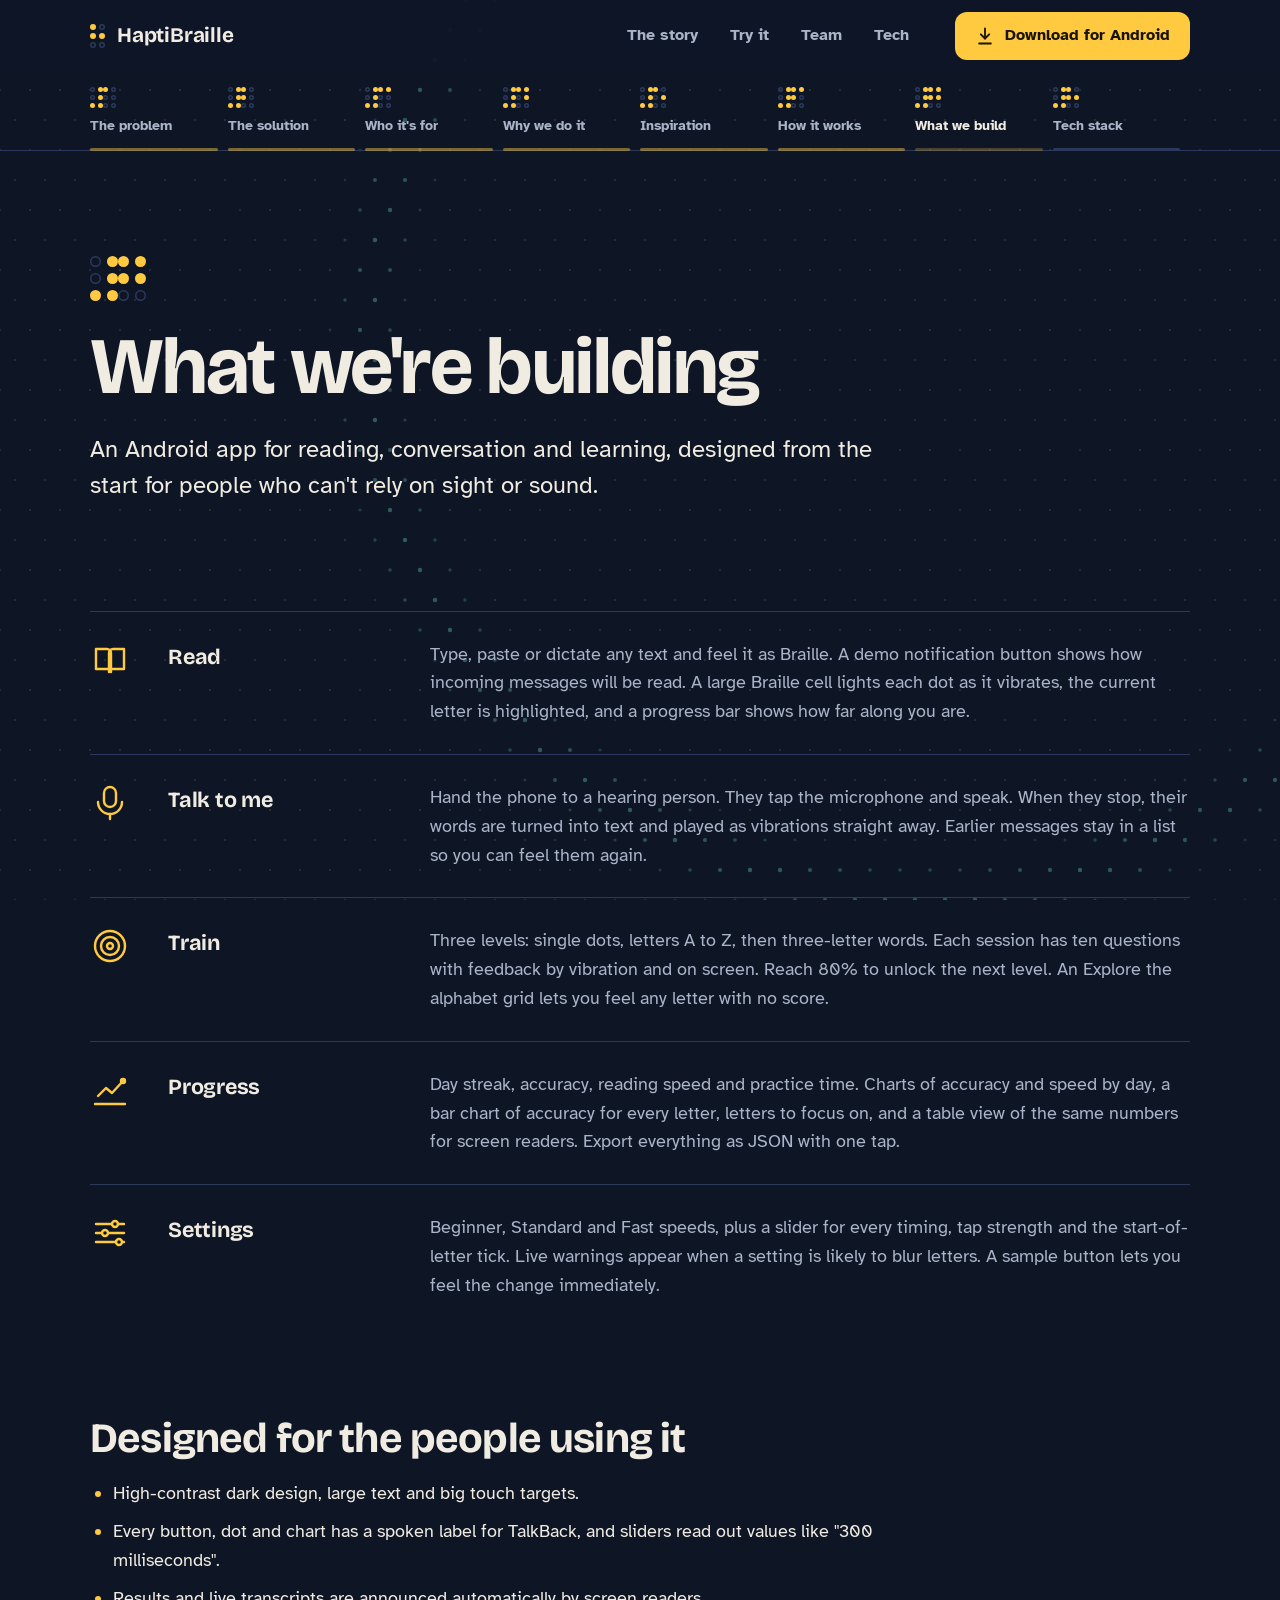
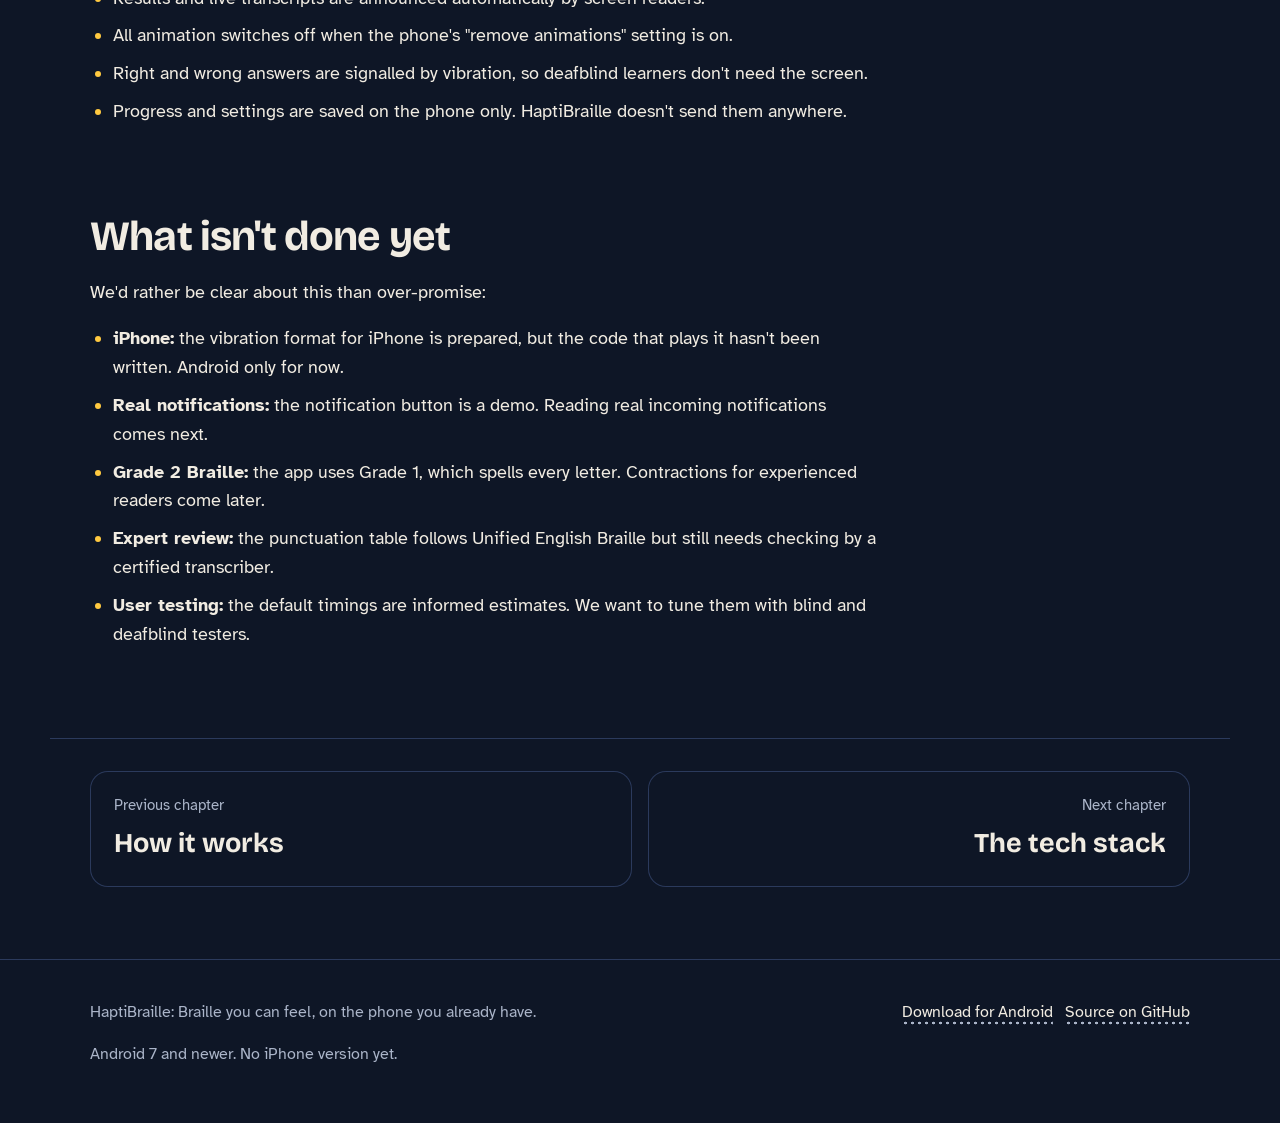
<file: what.html>
<!doctype html>
<html lang="en">
<head>
<meta charset="utf-8">
<meta name="viewport" content="width=device-width, initial-scale=1">
<title>What we're building | HaptiBraille</title>
<meta name="description" content="An Android app for reading, conversation and learning, designed from the start for people who can't rely on sight or sound.">
<meta name="theme-color" content="#0e1626">
<meta property="og:title" content="What we're building | HaptiBraille">
<meta property="og:description" content="An Android app for reading, conversation and learning, designed from the start for people who can't rely on sight or sound.">
<meta property="og:type" content="website">
<link rel="icon" href="assets/img/favicon.svg" type="image/svg+xml">
<link rel="preconnect" href="https://fonts.googleapis.com">
<link rel="preconnect" href="https://fonts.gstatic.com" crossorigin>
<link rel="stylesheet" href="https://fonts.googleapis.com/css2?family=Atkinson+Hyperlegible:ital,wght@0,400;0,700;1,400&family=Bricolage+Grotesque:opsz,wght@12..96,600..800&display=swap">
<link rel="stylesheet" href="assets/css/site.css">
</head>
<body data-page="what">
<a class="skip" href="#main">Skip to content</a>
<canvas id="field" aria-hidden="true"></canvas>
<header class="site-header">
  <div class="wrap">
    <a class="logo" href="index.html" aria-label="HaptiBraille home"><span data-cell="125"></span>HaptiBraille</a>
    <nav class="site-nav" aria-label="Main">
      <a href="index.html#story">The story</a>
      <a href="index.html#try">Try it</a>
      <a href="index.html#team">Team</a>
      <a href="tech.html">Tech</a>
    </nav>
    <a class="btn btn-amber" href="https://github.com/rbksh/HaptiBraille/raw/main/main-v1/release/HaptiBraille.apk" download="HaptiBraille.apk"><svg viewBox="0 0 24 24" fill="none" stroke="currentColor" stroke-width="2.2" stroke-linecap="round" stroke-linejoin="round" aria-hidden="true"><path d="M12 3v12"/><path d="m7 10 5 5 5-5"/><path d="M5 21h14"/></svg><span>Download<span class="hide-sm"> for Android</span></span></a>
  </div>
</header>
<nav class="rail" aria-label="Chapters">
  <div class="wrap">
    <ol>
      <li><a href="problem.html" class="is-past"><span class="cell-pair" aria-hidden="true"><span data-cell="3456"></span><span data-cell="1"></span></span>The problem</a></li>
      <li><a href="solution.html" class="is-past"><span class="cell-pair" aria-hidden="true"><span data-cell="3456"></span><span data-cell="12"></span></span>The solution</a></li>
      <li><a href="audience.html" class="is-past"><span class="cell-pair" aria-hidden="true"><span data-cell="3456"></span><span data-cell="14"></span></span>Who it's for</a></li>
      <li><a href="why.html" class="is-past"><span class="cell-pair" aria-hidden="true"><span data-cell="3456"></span><span data-cell="145"></span></span>Why we do it</a></li>
      <li><a href="inspiration.html" class="is-past"><span class="cell-pair" aria-hidden="true"><span data-cell="3456"></span><span data-cell="15"></span></span>Inspiration</a></li>
      <li><a href="how.html" class="is-past"><span class="cell-pair" aria-hidden="true"><span data-cell="3456"></span><span data-cell="124"></span></span>How it works</a></li>
      <li><a href="what.html" aria-current="page"><span class="cell-pair" aria-hidden="true"><span data-cell="3456"></span><span data-cell="1245"></span></span>What we build</a></li>
      <li><a href="tech.html"><span class="cell-pair" aria-hidden="true"><span data-cell="3456"></span><span data-cell="125"></span></span>Tech stack</a></li>
    </ol>
    <p class="rail-mobile">Chapter <strong>7</strong> of 8: <strong>What we build</strong></p>
  </div>
</nav>
<main id="main">
<header class="page-head wrap">
  <span class="cell-pair" aria-hidden="true"><span data-cell="3456" data-play></span><span data-cell="1245" data-play></span></span>
  <h1 data-load style="--d:.05s">What we're building</h1>
  <p class="lead" data-load style="--d:.15s">An Android app for reading, conversation and learning, designed from the start for people who can't rely on sight or sound.</p>
</header>
<article class="prose wrap">
<div class="features">
  <div class="feature" data-reveal>
    <svg viewBox="0 0 40 40" fill="none" stroke="currentColor" stroke-width="2.4" stroke-linecap="round" stroke-linejoin="round" aria-hidden="true"><path d="M6 9h11a4 4 0 0 1 4 4v19a3 3 0 0 0-3-3H6z"/><path d="M34 9H23a4 4 0 0 0-4 4v19a3 3 0 0 1 3-3h12z"/></svg>
    <h3>Read</h3>
    <p>Type, paste or dictate any text and feel it as Braille. A demo notification button shows how incoming messages will be read. A large Braille cell lights each dot as it vibrates, the current letter is highlighted, and a progress bar shows how far along you are.</p>
  </div>
  <div class="feature" data-reveal>
    <svg viewBox="0 0 40 40" fill="none" stroke="currentColor" stroke-width="2.4" stroke-linecap="round" stroke-linejoin="round" aria-hidden="true"><rect x="14" y="4" width="12" height="20" rx="6"/><path d="M8 19a12 12 0 0 0 24 0"/><path d="M20 31v5"/></svg>
    <h3>Talk to me</h3>
    <p>Hand the phone to a hearing person. They tap the microphone and speak. When they stop, their words are turned into text and played as vibrations straight away. Earlier messages stay in a list so you can feel them again.</p>
  </div>
  <div class="feature" data-reveal>
    <svg viewBox="0 0 40 40" fill="none" stroke="currentColor" stroke-width="2.4" stroke-linecap="round" stroke-linejoin="round" aria-hidden="true"><circle cx="20" cy="20" r="15"/><circle cx="20" cy="20" r="9"/><circle cx="20" cy="20" r="3"/></svg>
    <h3>Train</h3>
    <p>Three levels: single dots, letters A to Z, then three-letter words. Each session has ten questions with feedback by vibration and on screen. Reach 80% to unlock the next level. An Explore the alphabet grid lets you feel any letter with no score.</p>
  </div>
  <div class="feature" data-reveal>
    <svg viewBox="0 0 40 40" fill="none" stroke="currentColor" stroke-width="2.4" stroke-linecap="round" stroke-linejoin="round" aria-hidden="true"><path d="M5 34h30"/><path d="M8 26l8-8 6 5 11-12"/><circle cx="33" cy="11" r="2"/></svg>
    <h3>Progress</h3>
    <p>Day streak, accuracy, reading speed and practice time. Charts of accuracy and speed by day, a bar chart of accuracy for every letter, letters to focus on, and a table view of the same numbers for screen readers. Export everything as JSON with one tap.</p>
  </div>
  <div class="feature" data-reveal>
    <svg viewBox="0 0 40 40" fill="none" stroke="currentColor" stroke-width="2.4" stroke-linecap="round" stroke-linejoin="round" aria-hidden="true"><path d="M6 11h16M28 11h6M6 20h6M18 20h16M6 29h20M32 29h2"/><circle cx="25" cy="11" r="3"/><circle cx="15" cy="20" r="3"/><circle cx="29" cy="29" r="3"/></svg>
    <h3>Settings</h3>
    <p>Beginner, Standard and Fast speeds, plus a slider for every timing, tap strength and the start-of-letter tick. Live warnings appear when a setting is likely to blur letters. A sample button lets you feel the change immediately.</p>
  </div>
</div>

<h2 data-reveal>Designed for the people using it</h2>
<ul data-reveal>
  <li>High-contrast dark design, large text and big touch targets.</li>
  <li>Every button, dot and chart has a spoken label for TalkBack, and sliders read out values like "300 milliseconds".</li>
  <li>Results and live transcripts are announced automatically by screen readers.</li>
  <li>All animation switches off when the phone's "remove animations" setting is on.</li>
  <li>Right and wrong answers are signalled by vibration, so deafblind learners don't need the screen.</li>
  <li>Progress and settings are saved on the phone only. HaptiBraille doesn't send them anywhere.</li>
</ul>

<h2 data-reveal>What isn't done yet</h2>
<p data-reveal>We'd rather be clear about this than over-promise:</p>
<ul data-reveal>
  <li><strong>iPhone:</strong> the vibration format for iPhone is prepared, but the code that plays it hasn't been written. Android only for now.</li>
  <li><strong>Real notifications:</strong> the notification button is a demo. Reading real incoming notifications comes next.</li>
  <li><strong>Grade 2 Braille:</strong> the app uses Grade 1, which spells every letter. Contractions for experienced readers come later.</li>
  <li><strong>Expert review:</strong> the punctuation table follows Unified English Braille but still needs checking by a certified transcriber.</li>
  <li><strong>User testing:</strong> the default timings are informed estimates. We want to tune them with blind and deafblind testers.</li>
</ul>
</article>
<nav class="pager wrap" aria-label="Chapter navigation"><a class="prev" href="how.html"><small>Previous chapter</small><strong>How it works</strong></a><a class="next" href="tech.html"><small>Next chapter</small><strong>The tech stack</strong></a></nav>
</main>
<footer class="site-footer">
  <div class="wrap">
    <p>HaptiBraille: Braille you can feel, on the phone you already have.</p>
    <p><a class="link" href="https://github.com/rbksh/HaptiBraille/raw/main/main-v1/release/HaptiBraille.apk" download="HaptiBraille.apk">Download for Android</a> &nbsp; <a class="link" href="https://github.com/rbksh/HaptiBraille">Source on GitHub</a></p>
    <p class="muted">Android 7 and newer. No iPhone version yet.</p>
  </div>
</footer>
<script src="assets/js/site.js" defer></script>
</body>
</html>
</file>
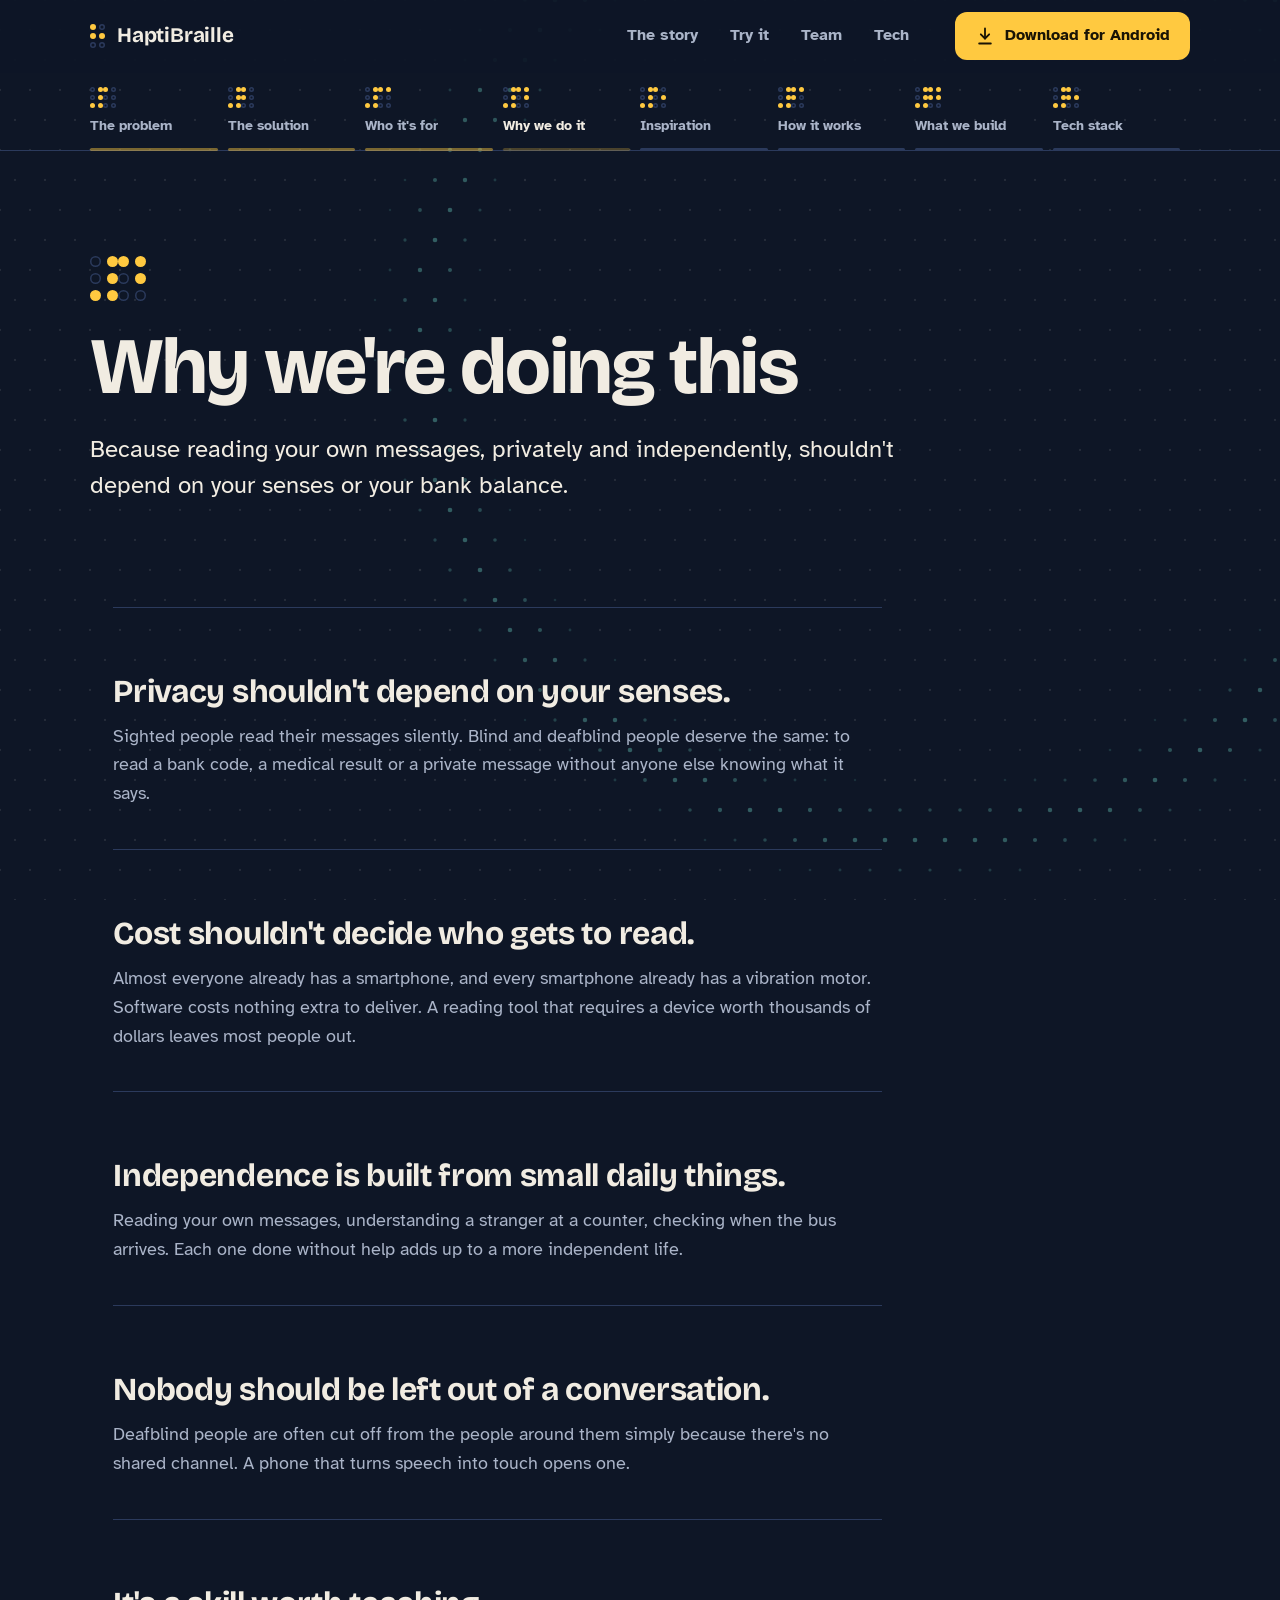
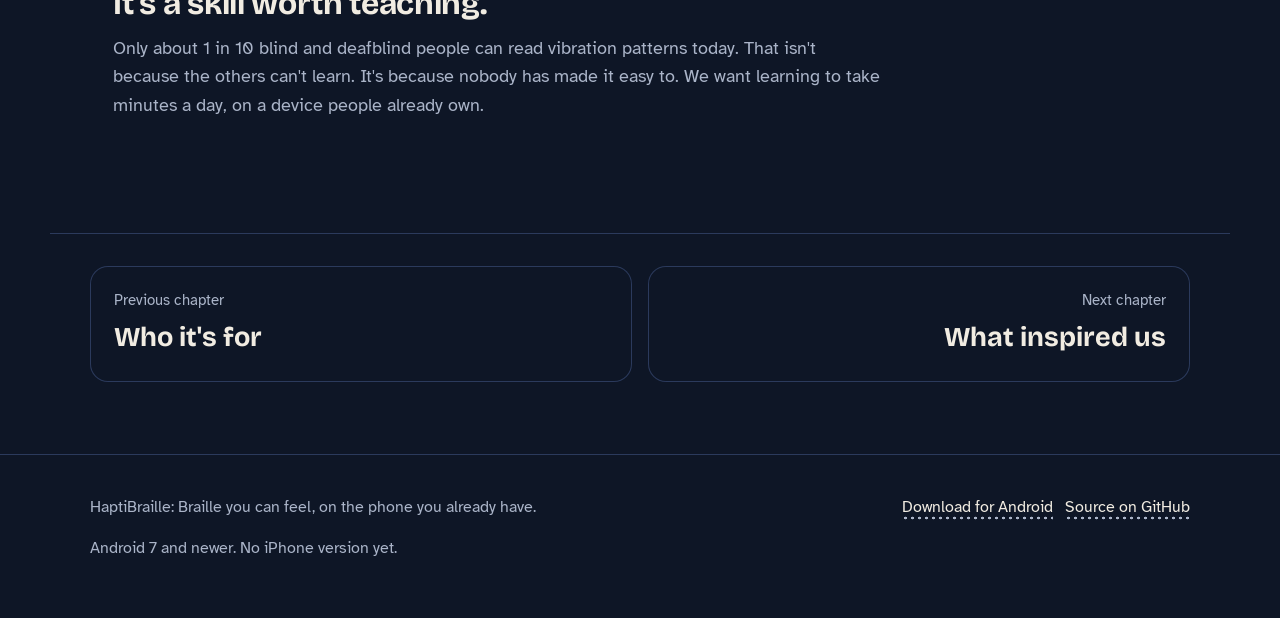
<file: why.html>
<!doctype html>
<html lang="en">
<head>
<meta charset="utf-8">
<meta name="viewport" content="width=device-width, initial-scale=1">
<title>Why we're doing this | HaptiBraille</title>
<meta name="description" content="Because reading your own messages, privately and independently, shouldn't depend on your senses or your bank balance.">
<meta name="theme-color" content="#0e1626">
<meta property="og:title" content="Why we're doing this | HaptiBraille">
<meta property="og:description" content="Because reading your own messages, privately and independently, shouldn't depend on your senses or your bank balance.">
<meta property="og:type" content="website">
<link rel="icon" href="assets/img/favicon.svg" type="image/svg+xml">
<link rel="preconnect" href="https://fonts.googleapis.com">
<link rel="preconnect" href="https://fonts.gstatic.com" crossorigin>
<link rel="stylesheet" href="https://fonts.googleapis.com/css2?family=Atkinson+Hyperlegible:ital,wght@0,400;0,700;1,400&family=Bricolage+Grotesque:opsz,wght@12..96,600..800&display=swap">
<link rel="stylesheet" href="assets/css/site.css">
</head>
<body data-page="why">
<a class="skip" href="#main">Skip to content</a>
<canvas id="field" aria-hidden="true"></canvas>
<header class="site-header">
  <div class="wrap">
    <a class="logo" href="index.html" aria-label="HaptiBraille home"><span data-cell="125"></span>HaptiBraille</a>
    <nav class="site-nav" aria-label="Main">
      <a href="index.html#story">The story</a>
      <a href="index.html#try">Try it</a>
      <a href="index.html#team">Team</a>
      <a href="tech.html">Tech</a>
    </nav>
    <a class="btn btn-amber" href="https://github.com/rbksh/HaptiBraille/raw/main/main-v1/release/HaptiBraille.apk" download="HaptiBraille.apk"><svg viewBox="0 0 24 24" fill="none" stroke="currentColor" stroke-width="2.2" stroke-linecap="round" stroke-linejoin="round" aria-hidden="true"><path d="M12 3v12"/><path d="m7 10 5 5 5-5"/><path d="M5 21h14"/></svg><span>Download<span class="hide-sm"> for Android</span></span></a>
  </div>
</header>
<nav class="rail" aria-label="Chapters">
  <div class="wrap">
    <ol>
      <li><a href="problem.html" class="is-past"><span class="cell-pair" aria-hidden="true"><span data-cell="3456"></span><span data-cell="1"></span></span>The problem</a></li>
      <li><a href="solution.html" class="is-past"><span class="cell-pair" aria-hidden="true"><span data-cell="3456"></span><span data-cell="12"></span></span>The solution</a></li>
      <li><a href="audience.html" class="is-past"><span class="cell-pair" aria-hidden="true"><span data-cell="3456"></span><span data-cell="14"></span></span>Who it's for</a></li>
      <li><a href="why.html" aria-current="page"><span class="cell-pair" aria-hidden="true"><span data-cell="3456"></span><span data-cell="145"></span></span>Why we do it</a></li>
      <li><a href="inspiration.html"><span class="cell-pair" aria-hidden="true"><span data-cell="3456"></span><span data-cell="15"></span></span>Inspiration</a></li>
      <li><a href="how.html"><span class="cell-pair" aria-hidden="true"><span data-cell="3456"></span><span data-cell="124"></span></span>How it works</a></li>
      <li><a href="what.html"><span class="cell-pair" aria-hidden="true"><span data-cell="3456"></span><span data-cell="1245"></span></span>What we build</a></li>
      <li><a href="tech.html"><span class="cell-pair" aria-hidden="true"><span data-cell="3456"></span><span data-cell="125"></span></span>Tech stack</a></li>
    </ol>
    <p class="rail-mobile">Chapter <strong>4</strong> of 8: <strong>Why we do it</strong></p>
  </div>
</nav>
<main id="main">
<header class="page-head wrap">
  <span class="cell-pair" aria-hidden="true"><span data-cell="3456" data-play></span><span data-cell="145" data-play></span></span>
  <h1 data-load style="--d:.05s">Why we're doing this</h1>
  <p class="lead" data-load style="--d:.15s">Because reading your own messages, privately and independently, shouldn't depend on your senses or your bank balance.</p>
</header>
<article class="prose wrap">
<ul class="statements">
  <li data-reveal>
    <h3>Privacy shouldn't depend on your senses.</h3>
    <p>Sighted people read their messages silently. Blind and deafblind people deserve the same: to read a bank code, a medical result or a private message without anyone else knowing what it says.</p>
  </li>
  <li data-reveal>
    <h3>Cost shouldn't decide who gets to read.</h3>
    <p>Almost everyone already has a smartphone, and every smartphone already has a vibration motor. Software costs nothing extra to deliver. A reading tool that requires a device worth thousands of dollars leaves most people out.</p>
  </li>
  <li data-reveal>
    <h3>Independence is built from small daily things.</h3>
    <p>Reading your own messages, understanding a stranger at a counter, checking when the bus arrives. Each one done without help adds up to a more independent life.</p>
  </li>
  <li data-reveal>
    <h3>Nobody should be left out of a conversation.</h3>
    <p>Deafblind people are often cut off from the people around them simply because there's no shared channel. A phone that turns speech into touch opens one.</p>
  </li>
  <li data-reveal>
    <h3>It's a skill worth teaching.</h3>
    <p>Only about 1 in 10 blind and deafblind people can read vibration patterns today. That isn't because the others can't learn. It's because nobody has made it easy to. We want learning to take minutes a day, on a device people already own.</p>
  </li>
</ul>
</article>
<nav class="pager wrap" aria-label="Chapter navigation"><a class="prev" href="audience.html"><small>Previous chapter</small><strong>Who it's for</strong></a><a class="next" href="inspiration.html"><small>Next chapter</small><strong>What inspired us</strong></a></nav>
</main>
<footer class="site-footer">
  <div class="wrap">
    <p>HaptiBraille: Braille you can feel, on the phone you already have.</p>
    <p><a class="link" href="https://github.com/rbksh/HaptiBraille/raw/main/main-v1/release/HaptiBraille.apk" download="HaptiBraille.apk">Download for Android</a> &nbsp; <a class="link" href="https://github.com/rbksh/HaptiBraille">Source on GitHub</a></p>
    <p class="muted">Android 7 and newer. No iPhone version yet.</p>
  </div>
</footer>
<script src="assets/js/site.js" defer></script>
</body>
</html>
</file>
<file: assets/css/site.css>
/* HaptiBraille website
   Palette roles: amber = a raised dot / a tap (never decoration), tide = vibration ripples. */

:root {
  --ink: #0e1626;
  --ink-2: #142038;
  --ink-3: #1b2a49;
  --line: #2b3a5c;
  --bone: #f1ece2;
  --mist: #aab4c8;
  --amber: #ffc940;
  --amber-ink: #1a1405;
  --tide: #6fd6c6;

  --display: "Bricolage Grotesque", "Segoe UI", system-ui, sans-serif;
  --body: "Atkinson Hyperlegible", "Segoe UI", system-ui, sans-serif;
  --mono: ui-monospace, "Cascadia Code", "SFMono-Regular", Consolas, monospace;

  --wrap: 1180px;
  --gutter: clamp(16px, 4vw, 40px);
  --measure: 66ch;
  --radius: 14px;
  --ease: cubic-bezier(0.2, 0.7, 0.2, 1);
}

*, *::before, *::after { box-sizing: border-box; }

html { scroll-behavior: smooth; -webkit-text-size-adjust: 100%; }
@media (prefers-reduced-motion: reduce) { html { scroll-behavior: auto; } }

body {
  margin: 0;
  background: var(--ink);
  color: var(--bone);
  font-family: var(--body);
  font-size: 1.125rem;
  line-height: 1.6;
  overflow-x: hidden;
}

img, svg { display: block; max-width: 100%; }

a { color: inherit; }

:focus-visible {
  outline: 3px solid var(--amber);
  outline-offset: 3px;
  border-radius: 6px;
}

.skip {
  position: absolute;
  left: 12px;
  top: -60px;
  z-index: 100;
  padding: 10px 16px;
  background: var(--amber);
  color: var(--amber-ink);
  font-weight: 700;
  border-radius: 10px;
  text-decoration: none;
}
.skip:focus { top: 12px; }

.visually-hidden {
  position: absolute !important;
  width: 1px; height: 1px;
  overflow: hidden; clip: rect(0 0 0 0); white-space: nowrap;
}

/* ---------- Background dot field + cursor ---------- */

#field {
  position: fixed;
  inset: 0;
  width: 100%;
  height: 100%;
  z-index: -1;
  pointer-events: none;
}

.cursor {
  position: fixed;
  left: 0; top: 0;
  z-index: 90;
  width: 34px; height: 34px;
  margin: -17px 0 0 -17px;
  border: 1.5px solid rgba(111, 214, 198, 0.7);
  border-radius: 50%;
  pointer-events: none;
  display: grid;
  grid-template-columns: repeat(2, 5px);
  grid-template-rows: repeat(3, 5px);
  gap: 3px;
  place-content: center;
  transition: width .25s var(--ease), height .25s var(--ease), margin .25s var(--ease),
              border-color .25s var(--ease), background-color .25s var(--ease), opacity .3s;
  opacity: 0;
}
.cursor i {
  width: 5px; height: 5px; border-radius: 50%;
  background: var(--amber);
  transform: scale(0);
  transition: transform .2s var(--ease);
}
.cursor.is-visible { opacity: 1; }
.cursor.is-active {
  width: 50px; height: 50px; margin: -25px 0 0 -25px;
  border-color: var(--amber);
  background: rgba(255, 201, 64, 0.08);
}
.cursor.is-active i { transform: scale(1); }
.cursor.is-active i:nth-child(1) { transition-delay: 0s; }
.cursor.is-active i:nth-child(3) { transition-delay: .04s; }
.cursor.is-active i:nth-child(5) { transition-delay: .08s; }
.cursor.is-active i:nth-child(2) { transition-delay: .12s; }
.cursor.is-active i:nth-child(4) { transition-delay: .16s; }
.cursor.is-active i:nth-child(6) { transition-delay: .2s; }
.cursor.is-down { width: 24px; height: 24px; margin: -12px 0 0 -12px; }

@media (pointer: coarse), (prefers-reduced-motion: reduce) {
  .cursor { display: none; }
}

/* ---------- Layout ---------- */

.wrap {
  width: 100%;
  max-width: var(--wrap);
  margin-inline: auto;
  padding-inline: var(--gutter);
}

/* ---------- Header ---------- */

.site-header {
  position: sticky;
  top: 0;
  z-index: 50;
  background: rgba(14, 22, 38, 0.92);
  border-bottom: 1px solid transparent;
  transition: border-color .3s;
}
.site-header.is-scrolled { border-bottom-color: var(--line); }

.site-header .wrap {
  display: flex;
  align-items: center;
  gap: 24px;
  min-height: 72px;
}

.logo {
  display: inline-flex;
  align-items: center;
  gap: 12px;
  text-decoration: none;
  font-family: var(--display);
  font-weight: 700;
  font-size: 1.3rem;
  letter-spacing: -0.01em;
}
.logo .cell { --dot: 6px; --gap: 3px; }

.site-nav {
  display: flex;
  gap: 4px;
  margin-left: auto;
}
.site-nav a {
  padding: 10px 14px;
  border-radius: 10px;
  text-decoration: none;
  color: var(--mist);
  font-weight: 700;
  font-size: 1rem;
  transition: color .2s, background-color .2s;
}
.site-nav a:hover { color: var(--bone); background: var(--ink-2); }
.site-nav a[aria-current="page"] { color: var(--bone); }

.site-header .btn { margin-left: 8px; }

@media (max-width: 760px) {
  .site-nav { display: none; }
  .site-header .btn { margin-left: auto; }
}
@media (max-width: 420px) {
  .hide-sm { display: none; }
  .logo { font-size: 1.15rem; }
}

/* ---------- Buttons ---------- */

.btn {
  display: inline-flex;
  align-items: center;
  gap: 10px;
  min-height: 48px;
  padding: 12px 20px;
  border: 0;
  border-radius: 12px;
  font: 700 1rem/1.2 var(--body);
  text-decoration: none;
  cursor: pointer;
  transition: transform .2s var(--ease), background-color .2s, box-shadow .25s var(--ease);
}
.btn:active { transform: translateY(1px) scale(.99); }
.btn svg { width: 20px; height: 20px; flex: none; }

.btn-amber {
  background: var(--amber);
  color: var(--amber-ink);
}
.btn-amber:hover {
  box-shadow: 0 0 0 6px rgba(255, 201, 64, 0.16);
  transform: translateY(-1px);
}

.btn-quiet {
  background: transparent;
  color: var(--bone);
  box-shadow: inset 0 0 0 1.5px var(--line);
}
.btn-quiet:hover { box-shadow: inset 0 0 0 1.5px var(--mist); }

.btn-large {
  min-height: 64px;
  padding: 14px 26px;
  font-size: 1.15rem;
  border-radius: 16px;
}
.btn-large .btn-sub {
  display: block;
  font-weight: 400;
  font-size: .85rem;
  opacity: .75;
}

/* ---------- Braille cells (decorative, built by JS from data-cell) ---------- */

.cell {
  --dot: 9px;
  --gap: 5px;
  display: inline-grid;
  grid-template-columns: repeat(2, var(--dot));
  grid-auto-flow: column;
  grid-template-rows: repeat(3, var(--dot));
  gap: var(--gap);
  flex: none;
}
.cell i {
  width: var(--dot);
  height: var(--dot);
  border-radius: 50%;
  box-shadow: inset 0 0 0 1.5px var(--line);
  transition: background-color .18s, box-shadow .18s, transform .18s var(--ease);
}
.cell i.on { background: var(--amber); box-shadow: none; }
.cell i.hit {
  background: var(--amber);
  box-shadow: 0 0 0 4px rgba(255, 201, 64, .25), 0 0 18px rgba(255, 201, 64, .6);
  transform: scale(1.25);
}
.cell-pair { display: inline-flex; gap: calc(var(--dot) * 1.3); }

/* ---------- Type ---------- */

h1, h2, h3 {
  font-family: var(--display);
  font-weight: 700;
  letter-spacing: -0.02em;
  margin: 0;
  text-wrap: balance;
}
h1 { font-size: clamp(2.6rem, 6.4vw, 5rem); line-height: 1.02; }
h2 { font-size: clamp(1.8rem, 3.4vw, 2.6rem); line-height: 1.1; }
h3 { font-size: 1.35rem; line-height: 1.25; letter-spacing: -0.01em; }

p { margin: 0 0 1em; max-width: var(--measure); }

.lead {
  font-size: clamp(1.25rem, 2vw, 1.5rem);
  line-height: 1.5;
  color: var(--bone);
  max-width: 34em;
}
.muted { color: var(--mist); }

strong { font-weight: 700; }

/* Link with a dotted underline that fills in on hover */
.link {
  color: var(--bone);
  text-decoration: none;
  background-image: radial-gradient(circle, var(--mist) 1.2px, transparent 1.6px);
  background-size: 7px 4px;
  background-repeat: repeat-x;
  background-position: 0 100%;
  padding-bottom: 3px;
  transition: background-image .2s, color .2s;
}
.link:hover {
  color: var(--amber);
  background-image: radial-gradient(circle, var(--amber) 1.6px, transparent 2px);
}

/* ---------- Landing hero ---------- */

.hero { padding-block: clamp(48px, 9vw, 112px) clamp(56px, 8vw, 96px); }
.hero .wrap {
  display: grid;
  grid-template-columns: minmax(0, 1.05fr) minmax(0, 1fr);
  gap: clamp(32px, 6vw, 80px);
  align-items: center;
}
.hero h1 { margin-bottom: 24px; }
.hero .lead { margin-bottom: 36px; }
.hero-actions { display: flex; flex-wrap: wrap; gap: 14px; align-items: center; }

.platform-note {
  display: flex;
  gap: 12px;
  align-items: flex-start;
  margin-top: 24px;
  max-width: 30em;
  color: var(--mist);
  font-size: 1rem;
}
.platform-note svg { width: 22px; height: 22px; flex: none; margin-top: 2px; color: var(--tide); }

@media (max-width: 900px) {
  .hero .wrap { grid-template-columns: 1fr; }
}

/* ---------- The rhythm instrument ---------- */

.instrument {
  position: relative;
  padding: clamp(20px, 3vw, 32px);
  background: var(--ink-2);
  border-radius: 28px;
  box-shadow: inset 0 0 0 1px var(--line);
}

.instrument-stage {
  display: grid;
  grid-template-columns: auto 1fr;
  gap: clamp(20px, 4vw, 40px);
  align-items: center;
  margin-bottom: 24px;
}
.instrument-stage .cell { --dot: clamp(26px, 4.4vw, 38px); --gap: clamp(10px, 1.8vw, 16px); }

.instrument-readout {
  font-family: var(--display);
  font-size: clamp(2.2rem, 5vw, 3.6rem);
  font-weight: 700;
  line-height: 1.05;
  letter-spacing: 0.02em;
  word-break: break-all;
  min-height: 1.1em;
}
.instrument-readout span { color: var(--mist); transition: color .15s; }
.instrument-readout span.done { color: var(--bone); }
.instrument-readout span.now { color: var(--amber); }
.instrument-dots { margin-top: 8px; color: var(--mist); font-size: 1rem; }

.strip {
  position: relative;
  display: flex;
  height: 44px;
  margin-bottom: 8px;
  border-radius: 10px;
  overflow: hidden;
  background: var(--ink);
  box-shadow: inset 0 0 0 1px var(--line);
}
.strip b {
  flex: none;
  height: 100%;
}
.strip b.tap { background: var(--amber); }
.strip b.tick { background: rgba(255, 201, 64, .45); }
.strip b.gap { background: transparent; }
.strip b.word { background: repeating-linear-gradient(90deg, transparent 0 6px, rgba(170, 180, 200, .08) 6px 7px); }
.strip-head {
  position: absolute;
  top: -4px; bottom: -4px;
  width: 2px;
  left: 0;
  background: var(--tide);
  box-shadow: 0 0 12px var(--tide);
  opacity: 0;
}
.strip-legend {
  display: flex;
  flex-wrap: wrap;
  gap: 6px 18px;
  margin: 0 0 22px;
  padding: 0;
  list-style: none;
  font-size: .95rem;
  color: var(--mist);
}
.strip-legend li { display: inline-flex; align-items: center; gap: 8px; }
.strip-legend i { width: 18px; height: 10px; border-radius: 3px; background: var(--amber); }
.strip-legend i.k { background: rgba(255, 201, 64, .45); }
.strip-legend i.s { box-shadow: inset 0 0 0 1px var(--line); background: transparent; }

.instrument-controls {
  display: grid;
  grid-template-columns: 1fr auto;
  gap: 12px;
}
.instrument-controls label { grid-column: 1 / -1; font-weight: 700; font-size: 1rem; }
.instrument input[type="text"] {
  min-height: 56px;
  width: 100%;
  padding: 12px 16px;
  border: 0;
  border-radius: 12px;
  background: var(--ink);
  color: var(--bone);
  font: 700 1.4rem var(--display);
  letter-spacing: .04em;
  box-shadow: inset 0 0 0 1.5px var(--line);
}
.instrument input[type="text"]:focus { outline: none; box-shadow: inset 0 0 0 2.5px var(--amber); }
.instrument .btn { min-height: 56px; }

.speed {
  grid-column: 1 / -1;
  display: flex;
  flex-wrap: wrap;
  gap: 8px;
  border: 0;
  margin: 4px 0 0;
  padding: 0;
}
.speed legend { float: left; margin-right: 6px; padding: 8px 0; color: var(--mist); font-size: .95rem; }
.speed label { cursor: pointer; }
.speed input { position: absolute; opacity: 0; pointer-events: none; }
.speed span {
  display: inline-block;
  padding: 8px 14px;
  border-radius: 999px;
  font-size: .95rem;
  font-weight: 700;
  color: var(--mist);
  box-shadow: inset 0 0 0 1.5px var(--line);
  transition: color .2s, background-color .2s, box-shadow .2s;
}
.speed input:checked + span { background: var(--bone); color: var(--ink); box-shadow: none; }
.speed input:focus-visible + span { outline: 3px solid var(--amber); outline-offset: 2px; }

.instrument-status {
  margin: 14px 0 0;
  min-height: 1.6em;
  font-size: .98rem;
  color: var(--mist);
}

/* ---------- Sections ---------- */

.section { padding-block: clamp(56px, 9vw, 120px); }
.section + .section { padding-top: 0; }
.section-head { max-width: 40em; margin-bottom: clamp(28px, 4vw, 48px); }
.section-head h2 { margin-bottom: 14px; }

/* The eight chapters (a real sequence, numbered in Braille) */
.chapters { list-style: none; margin: 0; padding: 0; border-top: 1px solid var(--line); }
.chapters li { border-bottom: 1px solid var(--line); }
.chapters a {
  display: grid;
  grid-template-columns: 64px minmax(0, 15rem) minmax(0, 1fr);
  gap: 20px;
  align-items: center;
  padding: 26px 8px;
  text-decoration: none;
  transition: background-color .25s, padding .3s var(--ease);
}
.chapters a:hover, .chapters a:focus-visible { background: var(--ink-2); padding-left: 20px; }
.chapters h3 { font-size: clamp(1.3rem, 2.2vw, 1.7rem); }
.chapters p { margin: 0; color: var(--mist); }
.chapters .cell-pair .cell { --dot: 7px; --gap: 4px; }
.chapters a:hover .cell i.on, .chapters a:focus-visible .cell i.on { animation: tap .5s var(--ease) both; }
.chapters a .cell i.on:nth-child(2) { animation-delay: .06s; }
.chapters a .cell i.on:nth-child(3) { animation-delay: .12s; }
.chapters a .cell i.on:nth-child(4) { animation-delay: .18s; }
.chapters a .cell i.on:nth-child(5) { animation-delay: .24s; }
.chapters a .cell i.on:nth-child(6) { animation-delay: .3s; }

@keyframes tap {
  0% { transform: scale(1); }
  40% { transform: scale(1.5); box-shadow: 0 0 14px rgba(255, 201, 64, .7); }
  100% { transform: scale(1); }
}

@media (max-width: 700px) {
  .chapters a { grid-template-columns: 52px 1fr; }
  .chapters p { grid-column: 2; }
}

/* Install steps (a real sequence) */
.steps {
  list-style: none;
  margin: 0;
  padding: 0;
  display: grid;
  grid-template-columns: repeat(3, minmax(0, 1fr));
  gap: clamp(20px, 3vw, 40px);
  counter-reset: step;
}
.steps li { counter-increment: step; padding-top: 22px; border-top: 2px solid var(--line); }
.steps li::before {
  content: counter(step);
  display: block;
  margin-bottom: 10px;
  font-family: var(--display);
  font-size: 2.4rem;
  font-weight: 700;
  line-height: 1;
  color: var(--amber);
}
.steps h3 { margin-bottom: 8px; }
.steps p { color: var(--mist); }
@media (max-width: 800px) { .steps { grid-template-columns: 1fr; } }

.callout {
  display: grid;
  grid-template-columns: minmax(0, 1fr) auto;
  gap: 24px;
  align-items: center;
  padding: clamp(24px, 4vw, 44px);
  border-radius: 28px;
  background: var(--ink-2);
  box-shadow: inset 0 0 0 1px var(--line);
}
.callout h2 { margin-bottom: 10px; }
.callout p { margin: 0; color: var(--mist); }
@media (max-width: 760px) { .callout { grid-template-columns: 1fr; } }

/* ---------- Chapter pages ---------- */

.rail {
  border-bottom: 1px solid var(--line);
}
.rail ol {
  display: grid;
  grid-template-columns: repeat(8, minmax(0, 1fr));
  margin: 0;
  padding: 0;
  list-style: none;
}
.rail a {
  position: relative;
  display: flex;
  flex-direction: column;
  gap: 8px;
  padding: 14px 10px 16px 0;
  text-decoration: none;
  color: var(--mist);
  font-size: .9rem;
  font-weight: 700;
  line-height: 1.25;
  transition: color .2s;
}
.rail a::after {
  content: "";
  position: absolute;
  left: 0; right: 10px; bottom: -1px;
  height: 3px;
  border-radius: 3px;
  background: var(--line);
}
.rail a:hover { color: var(--bone); }
.rail a.is-past::after { background: rgba(255, 201, 64, .45); }
.rail a[aria-current="page"] { color: var(--bone); }
.rail a[aria-current="page"]::after {
  background: linear-gradient(90deg, var(--amber) var(--read, 0%), rgba(255, 201, 64, .25) var(--read, 0%));
}
.rail .cell-pair .cell { --dot: 5px; --gap: 3px; }
.rail-mobile { display: none; }

@media (max-width: 900px) {
  .rail ol { grid-template-columns: repeat(8, minmax(0, 1fr)); }
  .rail a { font-size: 0; gap: 0; padding-right: 6px; }
  .rail a::after { right: 6px; }
  .rail-mobile {
    display: block;
    padding: 10px 0 12px;
    font-size: .95rem;
    color: var(--mist);
  }
  .rail-mobile strong { color: var(--bone); }
}

.page-head { padding-block: clamp(48px, 8vw, 96px) clamp(32px, 5vw, 56px); }
.page-head h1 { margin-bottom: 22px; max-width: 14em; }
.page-head .cell-pair { margin-bottom: 26px; }
.page-head .cell-pair .cell { --dot: 11px; --gap: 6px; }

.prose { padding-bottom: clamp(40px, 6vw, 72px); }
.prose h2 { margin: clamp(56px, 7vw, 88px) 0 18px; }
.prose h3 { margin: 32px 0 10px; }
.prose ul, .prose ol { padding-left: 1.3em; max-width: var(--measure); }
.prose li { margin-bottom: .5em; }
.prose li::marker { color: var(--amber); }

.split {
  display: grid;
  grid-template-columns: repeat(2, minmax(0, 1fr));
  gap: clamp(24px, 4vw, 56px);
  margin-top: 28px;
}
.split > div { padding-top: 20px; border-top: 2px solid var(--line); }
.split h3 { margin: 0 0 10px; }
@media (max-width: 760px) { .split { grid-template-columns: 1fr; } }

.figure {
  margin: 32px 0;
  padding: clamp(20px, 3vw, 32px);
  border-radius: 22px;
  background: var(--ink-2);
  box-shadow: inset 0 0 0 1px var(--line);
}
.figure figcaption { margin-top: 16px; color: var(--mist); font-size: 1rem; max-width: var(--measure); }

/* "1 in 10" pictogram */
.ten { display: flex; flex-wrap: wrap; gap: clamp(14px, 2.5vw, 28px); }
.ten .cell { --dot: clamp(12px, 2vw, 18px); --gap: clamp(5px, .8vw, 8px); }
.ten .cell.lit i { background: var(--amber); box-shadow: none; }

/* Braille alphabet samples */
.samples { display: flex; flex-wrap: wrap; gap: 28px 40px; }
.samples figure { margin: 0; display: grid; justify-items: center; gap: 10px; }
.samples figcaption { font-family: var(--display); font-weight: 700; font-size: 1.4rem; }
.samples small { display: block; color: var(--mist); font-family: var(--body); font-weight: 400; font-size: .9rem; }
.samples .cell { --dot: 18px; --gap: 9px; }
.numbered-cell { position: relative; display: inline-grid; grid-template-columns: repeat(2, 44px); grid-template-rows: repeat(3, 44px); gap: 10px; }
.numbered-cell span {
  display: grid; place-items: center;
  border-radius: 50%;
  box-shadow: inset 0 0 0 2px var(--line);
  font-family: var(--display); font-weight: 700; color: var(--mist);
}

/* Timeline (inspiration) */
.timeline { list-style: none; margin: 32px 0 0; padding: 0; position: relative; }
.timeline::before {
  content: "";
  position: absolute;
  left: 7px; top: 8px; bottom: 8px;
  width: 2px;
  background: var(--line);
}
.timeline li { position: relative; padding: 0 0 40px 44px; max-width: calc(var(--measure) + 44px); }
.timeline li::before {
  content: "";
  position: absolute;
  left: 0; top: 8px;
  width: 16px; height: 16px;
  border-radius: 50%;
  background: var(--ink);
  box-shadow: inset 0 0 0 2px var(--amber);
}
.timeline time {
  display: block;
  font-family: var(--display);
  font-weight: 700;
  font-size: 1.6rem;
  color: var(--amber);
  line-height: 1.2;
}
.timeline h3 { margin: 4px 0 8px; }
.timeline p { color: var(--mist); }

/* Pipeline (how) */
.pipeline { list-style: none; margin: 28px 0 0; padding: 0; counter-reset: pipe; }
.pipeline li {
  counter-increment: pipe;
  display: grid;
  grid-template-columns: 56px minmax(0, 1fr);
  gap: 18px;
  padding: 22px 0;
  border-top: 1px solid var(--line);
}
.pipeline li::before {
  content: counter(pipe);
  font-family: var(--display);
  font-size: 2rem;
  font-weight: 700;
  line-height: 1;
  color: var(--amber);
}
@media (max-width: 600px) { .pipeline li { grid-template-columns: 32px minmax(0, 1fr); gap: 12px; } }
.pipeline h3 { margin: 0 0 6px; }
.pipeline p { margin: 0; color: var(--mist); }
.pipeline code { font-size: .9em; }

/* Tables */
.table-wrap { overflow-x: auto; margin: 24px 0; border-radius: 16px; box-shadow: inset 0 0 0 1px var(--line); }
table { width: 100%; border-collapse: collapse; font-size: 1rem; }
th, td { text-align: left; padding: 14px 16px; vertical-align: top; border-bottom: 1px solid var(--line); }
th { font-family: var(--display); font-weight: 700; color: var(--bone); background: var(--ink-2); }
tr:last-child td { border-bottom: 0; }
td { color: var(--mist); }
td:first-child { color: var(--bone); font-weight: 700; }
tbody tr { transition: background-color .2s; }
tbody tr:hover { background: rgba(27, 42, 73, .6); }

/* Code */
code {
  font-family: var(--mono);
  font-size: .92em;
  padding: .1em .35em;
  border-radius: 6px;
  background: var(--ink-3);
  overflow-wrap: anywhere;
}
pre {
  margin: 20px 0;
  padding: 20px 22px;
  overflow-x: auto;
  border-radius: 16px;
  background: #0a1120;
  box-shadow: inset 0 0 0 1px var(--line);
  font-size: .92rem;
  line-height: 1.6;
}
pre code { padding: 0; background: none; font-size: inherit; }
pre .c { color: #7f8aa3; }
pre .k { color: var(--tide); }
pre .s { color: var(--amber); }

/* Architecture layers */
.layers { display: grid; gap: 10px; margin: 28px 0; }
.layers div {
  display: grid;
  grid-template-columns: minmax(0, 13rem) minmax(0, 1fr);
  gap: 18px;
  padding: 18px 20px;
  border-radius: 14px;
  background: var(--ink-2);
  box-shadow: inset 0 0 0 1px var(--line);
}
.layers div:nth-child(1) { margin-right: 0; }
.layers div:nth-child(2) { margin-inline: 3%; }
.layers div:nth-child(3) { margin-inline: 6%; box-shadow: inset 0 0 0 1.5px var(--amber); }
.layers div:nth-child(4) { margin-inline: 3%; }
.layers div:nth-child(5) { margin-right: 0; }
.layers strong { font-family: var(--display); font-size: 1.1rem; }
.layers span { color: var(--mist); font-size: 1rem; }
@media (max-width: 700px) {
  .layers div { grid-template-columns: 1fr; gap: 4px; margin-inline: 0 !important; }
}

/* Audience list */
.people { list-style: none; margin: 32px 0 0; padding: 0; display: grid; gap: 0; }
.people li {
  display: grid;
  grid-template-columns: minmax(0, 16rem) minmax(0, 1fr);
  gap: 24px;
  padding: 28px 0;
  border-top: 1px solid var(--line);
}
.people h3 { margin: 0; }
.people p { margin: 0; color: var(--mist); }
@media (max-width: 760px) { .people li { grid-template-columns: 1fr; gap: 8px; } }

/* Feature rows (what) */
.features { display: grid; gap: 0; margin-top: 28px; }
.feature {
  display: grid;
  grid-template-columns: 56px minmax(0, 15rem) minmax(0, 1fr);
  gap: 22px;
  padding: 28px 0;
  border-top: 1px solid var(--line);
}
.feature svg { width: 40px; height: 40px; color: var(--amber); }
.feature h3 { margin: 4px 0 0; }
.feature p { margin: 0; color: var(--mist); }
@media (max-width: 760px) {
  .feature { grid-template-columns: 48px 1fr; }
  .feature p { grid-column: 2; }
}

/* Statement list (why) */
.statements { list-style: none; margin: 24px 0 0; padding: 0; }
.statements li { padding: 32px 0; border-top: 1px solid var(--line); }
.statements h3 { font-size: clamp(1.5rem, 2.6vw, 2rem); margin-bottom: 10px; max-width: 22em; }
.statements p { color: var(--mist); margin: 0; }

/* Chapter pager */
.pager {
  display: grid;
  grid-template-columns: repeat(2, minmax(0, 1fr));
  gap: 16px;
  padding-block: 32px 72px;
  border-top: 1px solid var(--line);
}
.pager a {
  display: block;
  padding: 22px 24px;
  border-radius: 18px;
  text-decoration: none;
  box-shadow: inset 0 0 0 1px var(--line);
  transition: background-color .25s, box-shadow .25s;
}
.pager a:hover { background: var(--ink-2); box-shadow: inset 0 0 0 1.5px var(--amber); }
.pager small { display: block; color: var(--mist); font-size: .95rem; margin-bottom: 4px; }
.pager strong { font-family: var(--display); font-size: clamp(1.25rem, 2.4vw, 1.7rem); }
.pager .next { text-align: right; grid-column: 2; }
@media (max-width: 600px) {
  .pager { grid-template-columns: 1fr; }
  .pager .next { grid-column: 1; }
}

/* ---------- Footer ---------- */

.site-footer {
  padding-block: 40px 56px;
  border-top: 1px solid var(--line);
  color: var(--mist);
  font-size: 1rem;
}
.site-footer .wrap {
  display: flex;
  flex-wrap: wrap;
  gap: 16px 32px;
  align-items: center;
  justify-content: space-between;
}
.site-footer p { margin: 0; }

/* ---------- Page-load sequence (above the fold, never waits for scrolling) ---------- */

[data-load] { animation: rise .9s var(--ease) both; animation-delay: var(--d, 0s); }
@keyframes rise { from { opacity: 0; transform: translateY(16px); } }

/* ---------- Scroll reveal ---------- */

.js [data-reveal] {
  opacity: 0;
  transform: translateY(18px);
  transition: opacity .7s var(--ease), transform .7s var(--ease);
  transition-delay: var(--d, 0s);
}
.js [data-reveal].in { opacity: 1; transform: none; }

@media (prefers-reduced-motion: reduce) {
  .js [data-reveal] { opacity: 1; transform: none; transition: none; }
  [data-load] { animation: none; }
  .cell i, .btn, .chapters a { transition: none; }
  .chapters a:hover .cell i.on { animation: none; }
}

/* ---------- Team ---------- */

.team {
  list-style: none;
  margin: 0;
  padding: 0;
  display: grid;
  grid-template-columns: repeat(4, minmax(0, 1fr));
  gap: clamp(16px, 3vw, 32px);
}
.team img {
  width: 100%;
  height: auto;
  aspect-ratio: 1;
  object-fit: cover;
  object-position: 50% 25%;
  border-radius: 24px;
  background: var(--ink-2);
  filter: grayscale(.35);
  transition: filter .35s var(--ease), transform .35s var(--ease), box-shadow .35s var(--ease);
}
.team li:hover img { filter: none; transform: translateY(-4px); box-shadow: 0 0 0 3px var(--amber); }
.team h3 { margin-top: 14px; font-size: 1.25rem; }
.team .role { margin: 4px 0 0; font-size: .95rem; line-height: 1.4; color: var(--mist); }
@media (max-width: 800px) { .team { grid-template-columns: repeat(2, minmax(0, 1fr)); } }
@media (prefers-reduced-motion: reduce) { .team img { transition: none; } .team li:hover img { transform: none; } }
</file>
<file: test-v1/style.css>
:root {
  --bg-main: #0a0e14;
  --bg-card: #131924;
  --bg-card-hover: #1b2434;
  --border-color: #263345;
  --accent-cyan: #00e5ff;
  --accent-blue: #3b82f6;
  --accent-glow: rgba(0, 229, 255, 0.4);
  --dot-active: #00ffaa;
  --dot-active-glow: rgba(0, 255, 170, 0.65);
  --dot-inactive: #222c3d;
  --text-main: #f0f6fc;
  --text-muted: #8b9bb4;
  --danger: #ff4757;
  --radius: 14px;
}

* {
  box-sizing: border-box;
  margin: 0;
  padding: 0;
  -webkit-tap-highlight-color: transparent;
}

body {
  background-color: var(--bg-main);
  color: var(--text-main);
  font-family: 'Outfit', -apple-system, BlinkMacSystemFont, 'Segoe UI', Roboto, sans-serif;
  min-height: 100vh;
  display: flex;
  justify-content: center;
  align-items: flex-start;
  padding: 16px;
}

.app-container {
  width: 100%;
  max-width: 620px;
  display: flex;
  flex-direction: column;
  gap: 20px;
  margin: 0 auto;
}

/* Header */
.app-header {
  display: flex;
  justify-content: space-between;
  align-items: center;
  padding: 16px 20px;
  background: var(--bg-card);
  border: 1px solid var(--border-color);
  border-radius: var(--radius);
}

.brand {
  display: flex;
  align-items: center;
  gap: 14px;
}

.logo-icon {
  font-size: 2rem;
  color: var(--accent-cyan);
  background: rgba(0, 229, 255, 0.1);
  padding: 6px 12px;
  border-radius: 10px;
  border: 1px solid rgba(0, 229, 255, 0.3);
}

.app-header h1 {
  font-size: 1.4rem;
  font-weight: 800;
  letter-spacing: -0.5px;
  background: linear-gradient(90deg, #fff, var(--accent-cyan));
  background-clip: text;
  -webkit-background-clip: text;
  -webkit-text-fill-color: transparent;
}

.tagline {
  font-size: 0.8rem;
  color: var(--text-muted);
}

.badge {
  font-size: 0.75rem;
  padding: 5px 10px;
  border-radius: 20px;
  font-weight: 600;
}

.badge-active {
  background: rgba(0, 255, 170, 0.15);
  color: #00ffaa;
  border: 1px solid rgba(0, 255, 170, 0.3);
}

/* Main Tactile Stage */
.tactile-stage {
  display: flex;
  flex-direction: column;
  gap: 18px;
}

/* Character & Braille Cell Card */
.char-display-card {
  display: flex;
  justify-content: space-around;
  align-items: center;
  background: var(--bg-card);
  border: 1px solid var(--border-color);
  border-radius: var(--radius);
  padding: 24px;
  box-shadow: 0 8px 30px rgba(0, 0, 0, 0.4);
}

.char-info {
  display: flex;
  flex-direction: column;
  align-items: center;
  gap: 4px;
}

.char-label {
  font-size: 0.75rem;
  font-family: 'JetBrains Mono', monospace;
  color: var(--text-muted);
  letter-spacing: 1px;
}

.active-char-text {
  font-size: 2.8rem;
  font-weight: 800;
  color: var(--accent-cyan);
  text-shadow: 0 0 20px var(--accent-glow);
  min-height: 55px;
  display: flex;
  align-items: center;
}

.active-unicode-symbol {
  font-size: 2.4rem;
  color: var(--text-muted);
  line-height: 1;
}

/* 6-Dot Physical Visualizer */
.braille-cell-wrapper {
  display: flex;
  flex-direction: column;
  align-items: center;
  gap: 8px;
}

.braille-cell {
  display: flex;
  gap: 22px;
  background: #0d121c;
  padding: 16px 20px;
  border-radius: 18px;
  border: 2px solid var(--border-color);
}

.dot-column {
  display: flex;
  flex-direction: column;
  gap: 14px;
}

.dot {
  width: 44px;
  height: 44px;
  border-radius: 50%;
  background: var(--dot-inactive);
  border: 2px solid #2f3e55;
  display: flex;
  align-items: center;
  justify-content: center;
  transition: all 0.08s ease-in-out;
  position: relative;
}

.dot-number {
  font-size: 0.75rem;
  font-family: 'JetBrains Mono', monospace;
  color: #53647d;
  font-weight: 600;
}

/* Dot active (pulsing vibration) */
.dot.active {
  background: var(--dot-active);
  border-color: #ffffff;
  transform: scale(1.18);
  box-shadow: 0 0 25px var(--dot-active-glow), inset 0 0 10px #ffffff;
}

.dot.active .dot-number {
  color: #052618;
  font-weight: 800;
}

/* Dot raised (part of current Braille cell) */
.dot.raised {
  border-color: var(--accent-cyan);
  background: #193847;
}

.dot.raised .dot-number {
  color: var(--accent-cyan);
}

.cell-subcaption {
  font-size: 0.75rem;
  color: var(--text-muted);
  text-transform: uppercase;
  letter-spacing: 0.8px;
}

/* Translation Buffer Stream */
.stream-container {
  background: var(--bg-card);
  border: 1px solid var(--border-color);
  border-radius: var(--radius);
  padding: 14px 18px;
  display: flex;
  flex-direction: column;
  gap: 8px;
}

.stream-title {
  font-size: 0.75rem;
  color: var(--text-muted);
  text-transform: uppercase;
  letter-spacing: 1px;
}

.cells-stream {
  display: flex;
  gap: 8px;
  overflow-x: auto;
  padding: 6px 0;
  scrollbar-width: thin;
}

.stream-empty-hint {
  font-size: 0.85rem;
  color: #55667d;
  font-style: italic;
}

.stream-cell-badge {
  display: flex;
  flex-direction: column;
  align-items: center;
  background: #0f1622;
  border: 1px solid var(--border-color);
  border-radius: 8px;
  padding: 6px 10px;
  min-width: 36px;
  transition: all 0.15s ease;
}

.stream-cell-badge .badge-char {
  font-size: 0.95rem;
  font-weight: 700;
}

.stream-cell-badge .badge-braille {
  font-size: 1.2rem;
  color: var(--text-muted);
}

.stream-cell-badge.current {
  border-color: var(--accent-cyan);
  background: rgba(0, 229, 255, 0.15);
  transform: translateY(-2px);
  box-shadow: 0 0 14px var(--accent-glow);
}

/* Input Area */
.input-section {
  display: flex;
  flex-direction: column;
  gap: 12px;
}

.input-group {
  display: flex;
  gap: 8px;
}

#text-input {
  flex: 1;
  background: var(--bg-card);
  border: 1px solid var(--border-color);
  border-radius: var(--radius);
  color: var(--text-main);
  padding: 14px 18px;
  font-size: 1.05rem;
  outline: none;
  font-family: inherit;
  transition: border-color 0.2s;
}

#text-input:focus {
  border-color: var(--accent-cyan);
}

.icon-button {
  background: var(--bg-card);
  border: 1px solid var(--border-color);
  color: var(--text-main);
  border-radius: var(--radius);
  width: 52px;
  display: flex;
  align-items: center;
  justify-content: center;
  cursor: pointer;
  transition: all 0.2s;
}

.icon-button:hover {
  background: var(--bg-card-hover);
  border-color: var(--accent-cyan);
  color: var(--accent-cyan);
}

.icon-button.recording {
  background: rgba(255, 71, 87, 0.2);
  border-color: var(--danger);
  color: var(--danger);
  animation: pulse-red 1s infinite alternate;
}

@keyframes pulse-red {
  from { box-shadow: 0 0 5px rgba(255, 71, 87, 0.4); }
  to { box-shadow: 0 0 20px rgba(255, 71, 87, 0.9); }
}

.action-buttons {
  display: flex;
  gap: 10px;
}

.primary-btn {
  flex: 2;
  background: linear-gradient(135deg, #00d2ff, #0072ff);
  color: #fff;
  border: none;
  border-radius: var(--radius);
  padding: 14px;
  font-size: 1.05rem;
  font-weight: 700;
  display: flex;
  align-items: center;
  justify-content: center;
  gap: 10px;
  cursor: pointer;
  transition: transform 0.15s, box-shadow 0.15s;
}

.primary-btn:hover:not(:disabled) {
  transform: translateY(-2px);
  box-shadow: 0 6px 20px rgba(0, 150, 255, 0.4);
}

.primary-btn:disabled {
  opacity: 0.5;
  cursor: not-allowed;
}

.secondary-btn {
  flex: 1;
  background: var(--bg-card);
  border: 1px solid var(--border-color);
  color: var(--text-main);
  border-radius: var(--radius);
  padding: 14px;
  font-size: 1rem;
  font-weight: 600;
  display: flex;
  align-items: center;
  justify-content: center;
  gap: 8px;
  cursor: pointer;
  transition: all 0.2s;
}

.secondary-btn:hover:not(:disabled) {
  background: var(--bg-card-hover);
  border-color: var(--danger);
  color: var(--danger);
}

.secondary-btn:disabled {
  opacity: 0.4;
  cursor: not-allowed;
}

/* Presets */
.presets-row {
  display: flex;
  align-items: center;
  gap: 8px;
  flex-wrap: wrap;
}

.preset-label {
  font-size: 0.75rem;
  color: var(--text-muted);
}

.preset-chip {
  background: #141c29;
  border: 1px solid var(--border-color);
  color: var(--text-muted);
  border-radius: 20px;
  padding: 4px 12px;
  font-size: 0.8rem;
  font-weight: 600;
  cursor: pointer;
  transition: all 0.15s;
}

.preset-chip:hover {
  border-color: var(--accent-cyan);
  color: var(--text-main);
  background: #1b2638;
}

/* Settings Card */
.settings-card {
  background: var(--bg-card);
  border: 1px solid var(--border-color);
  border-radius: var(--radius);
  padding: 20px;
  display: flex;
  flex-direction: column;
  gap: 14px;
}

.settings-card h3 {
  font-size: 0.95rem;
  color: var(--accent-cyan);
  text-transform: uppercase;
  letter-spacing: 0.8px;
}

.setting-item {
  display: flex;
  flex-direction: column;
  gap: 6px;
}

.setting-label-row {
  display: flex;
  justify-content: space-between;
  font-size: 0.85rem;
  color: var(--text-muted);
}

.setting-num {
  font-family: 'JetBrains Mono', monospace;
  color: var(--accent-cyan);
  font-weight: 600;
}

input[type="range"] {
  accent-color: var(--accent-cyan);
  background: #0f1624;
  height: 6px;
  border-radius: 4px;
}

.setting-item-toggle {
  display: flex;
  justify-content: space-between;
  align-items: center;
  padding-top: 6px;
  border-top: 1px solid var(--border-color);
  font-size: 0.85rem;
  color: var(--text-muted);
}

.setting-item-toggle input[type="checkbox"] {
  width: 18px;
  height: 18px;
  accent-color: var(--accent-cyan);
}

/* Practice Alphabet Grid */
.learn-section {
  background: var(--bg-card);
  border: 1px solid var(--border-color);
  border-radius: var(--radius);
  padding: 20px;
}

.learn-section h3 {
  font-size: 1rem;
  margin-bottom: 4px;
}

.section-hint {
  font-size: 0.8rem;
  color: var(--text-muted);
  margin-bottom: 14px;
}

.alphabet-grid {
  display: grid;
  grid-template-columns: repeat(auto-fill, minmax(46px, 1fr));
  gap: 8px;
}

.alpha-key {
  background: #0e1520;
  border: 1px solid var(--border-color);
  border-radius: 10px;
  padding: 6px 2px;
  display: flex;
  flex-direction: column;
  align-items: center;
  cursor: pointer;
  transition: all 0.12s;
}

.alpha-key:hover {
  background: #1a2536;
  border-color: var(--accent-cyan);
  transform: translateY(-2px);
}

.alpha-key .k-char {
  font-size: 0.95rem;
  font-weight: 700;
  color: var(--text-main);
}

.alpha-key .k-braille {
  font-size: 1.15rem;
  color: var(--accent-cyan);
}

/* Footer */
.app-footer {
  text-align: center;
  font-size: 0.75rem;
  color: #4b586e;
  padding: 10px 0;
}
</file>
